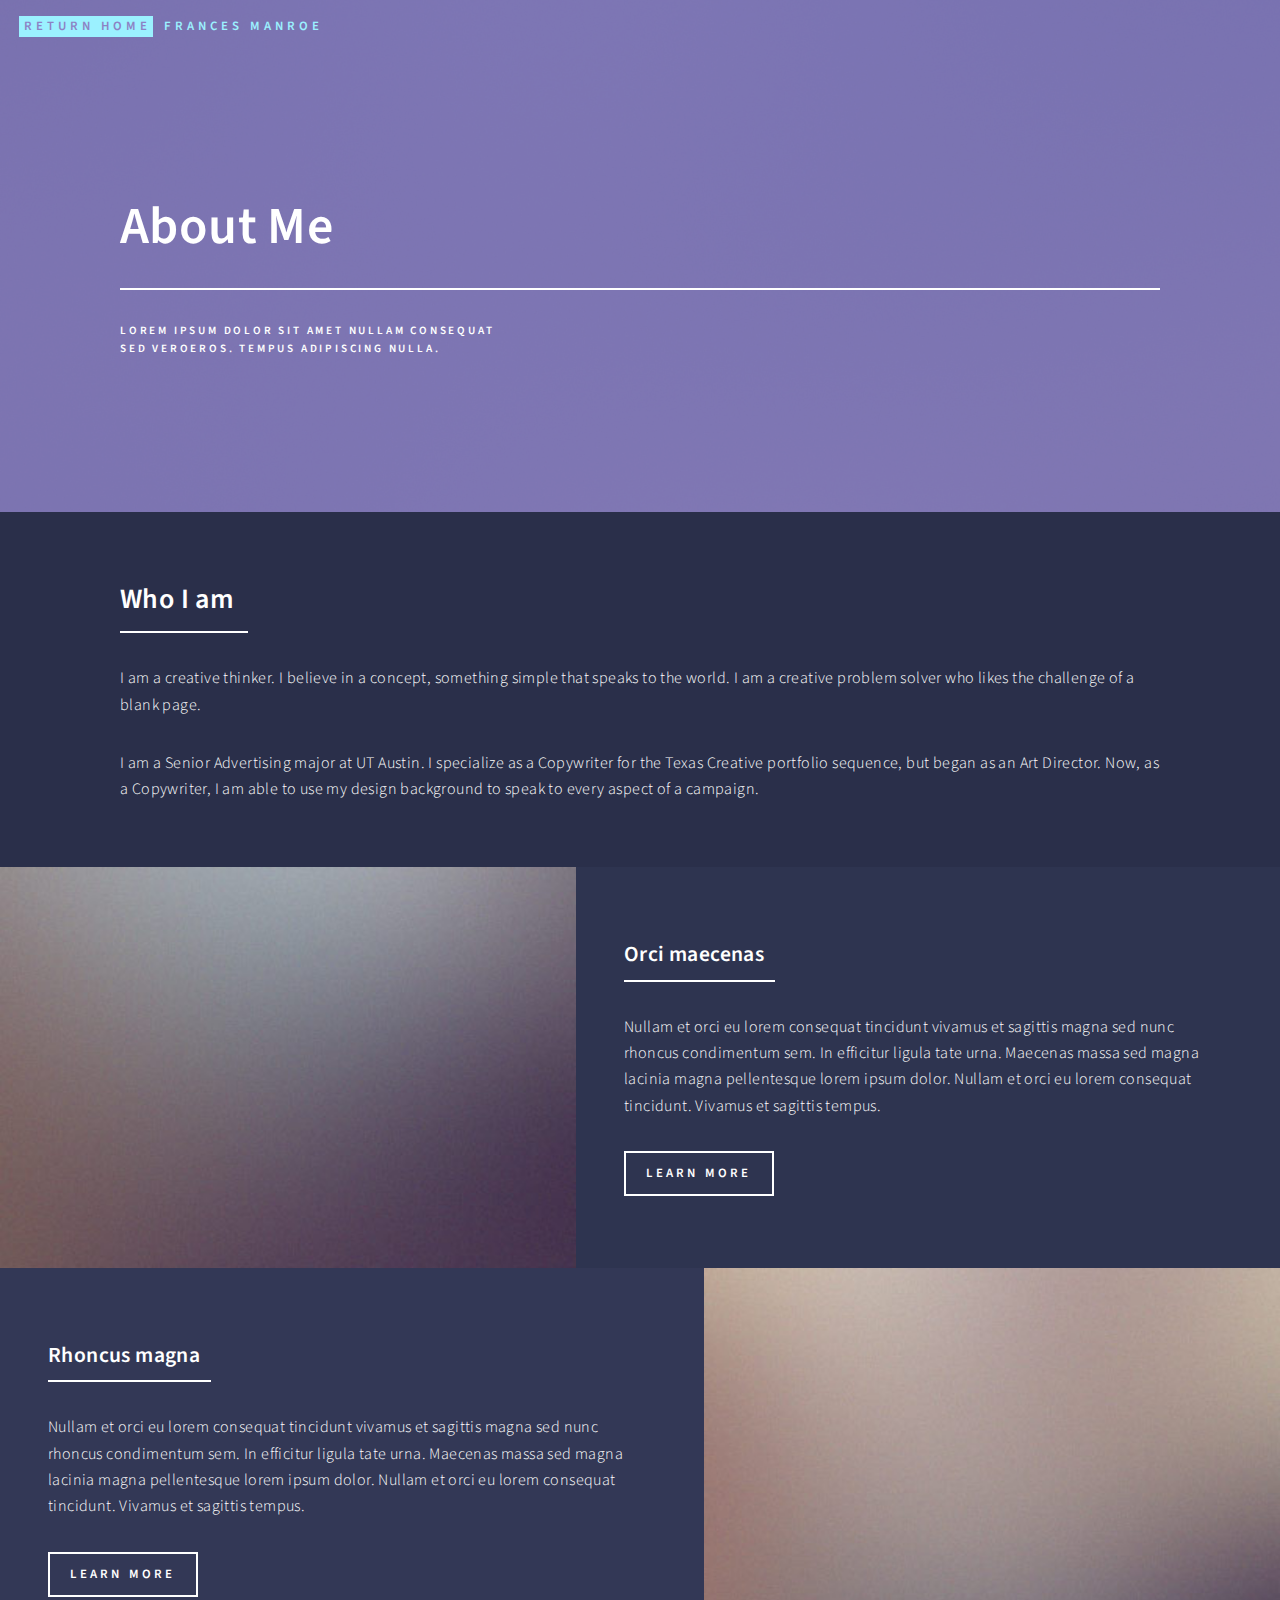
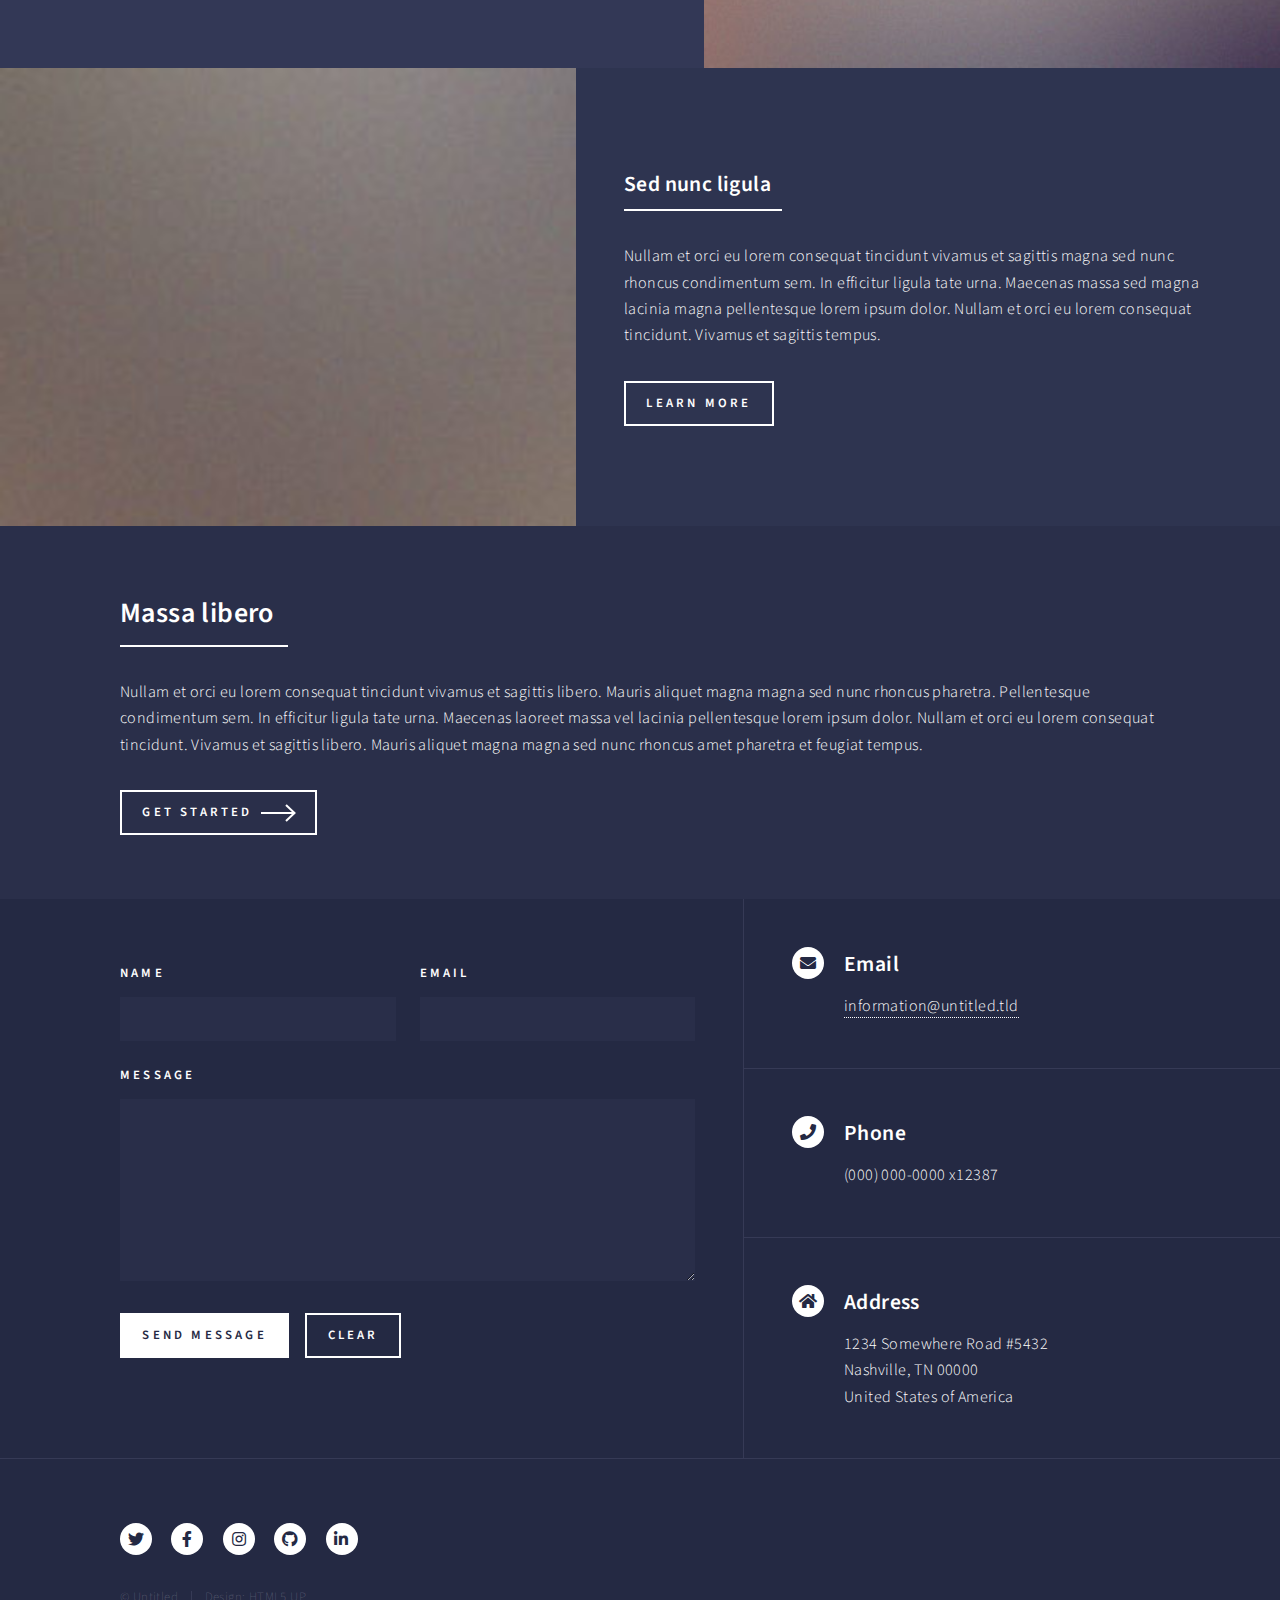
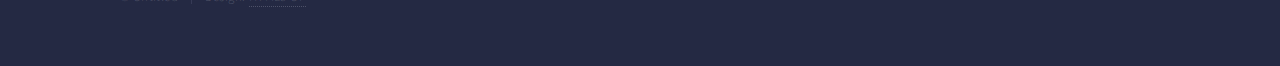
<file: about.html>
<!DOCTYPE HTML>
<!--
	Forty by HTML5 UP
	html5up.net | @ajlkn
	Free for personal and commercial use under the CCA 3.0 license (html5up.net/license)
-->
<html>
	<head>
		<title>About - Frances Manroe</title>
		<meta charset="utf-8" />
		<meta name="viewport" content="width=device-width, initial-scale=1, user-scalable=no" />
		<link rel="stylesheet" href="assets/css/main.css" />
		<noscript><link rel="stylesheet" href="assets/css/noscript.css" /></noscript>
	</head>
	<body class="is-preload">

		<!-- Wrapper -->
			<div id="wrapper">

				<!-- Header -->
				<!-- Note: The "styleN" class below should match that of the banner element. -->
					<header id="header" class="alt style2">
						<a href="index.html" class="logo"><strong>RETURN HOME</strong> <span>Frances Manroe</span></a>
					</header>

				<!-- Banner -->
				<!-- Note: The "styleN" class below should match that of the header element. -->
					<section id="banner" class="style2">
						<div class="inner">
							<span class="image">
								<img src="images/pic07.jpg" alt="" />
							</span>
							<header class="major">
								<h1>About Me</h1>
							</header>
							<div class="content">
								<p>Lorem ipsum dolor sit amet nullam consequat<br />
								sed veroeros. tempus adipiscing nulla.</p>
							</div>
						</div>
					</section>
				<!-- Main -->
					<div id="main">

						<!-- One -->
							<section id="one">
								<div class="inner">
									<header class="major">
										<h2>Who I am</h2>
									</header>
									<p>I am a creative thinker. I believe in a concept, something simple that speaks to the world. I am a creative problem solver who likes the challenge of a blank page. </p><p>I am a Senior Advertising major at UT Austin. I specialize as a Copywriter for the Texas Creative portfolio sequence, but began as an Art Director. Now, as a Copywriter, I am able to use my design background to speak to every aspect of a campaign.</p>
								</div>
							</section>

						<!-- Two -->
							<section id="two" class="spotlights">
								<section>
									<a href="generic.html" class="image">
										<img src="images/pic08.jpg" alt="" data-position="center center" />
									</a>
									<div class="content">
										<div class="inner">
											<header class="major">
												<h3>Orci maecenas</h3>
											</header>
											<p>Nullam et orci eu lorem consequat tincidunt vivamus et sagittis magna sed nunc rhoncus condimentum sem. In efficitur ligula tate urna. Maecenas massa sed magna lacinia magna pellentesque lorem ipsum dolor. Nullam et orci eu lorem consequat tincidunt. Vivamus et sagittis tempus.</p>
											<ul class="actions">
												<li><a href="generic.html" class="button">Learn more</a></li>
											</ul>
										</div>
									</div>
								</section>
								<section>
									<a href="generic.html" class="image">
										<img src="images/pic09.jpg" alt="" data-position="top center" />
									</a>
									<div class="content">
										<div class="inner">
											<header class="major">
												<h3>Rhoncus magna</h3>
											</header>
											<p>Nullam et orci eu lorem consequat tincidunt vivamus et sagittis magna sed nunc rhoncus condimentum sem. In efficitur ligula tate urna. Maecenas massa sed magna lacinia magna pellentesque lorem ipsum dolor. Nullam et orci eu lorem consequat tincidunt. Vivamus et sagittis tempus.</p>
											<ul class="actions">
												<li><a href="generic.html" class="button">Learn more</a></li>
											</ul>
										</div>
									</div>
								</section>
								<section>
									<a href="generic.html" class="image">
										<img src="images/pic10.jpg" alt="" data-position="25% 25%" />
									</a>
									<div class="content">
										<div class="inner">
											<header class="major">
												<h3>Sed nunc ligula</h3>
											</header>
											<p>Nullam et orci eu lorem consequat tincidunt vivamus et sagittis magna sed nunc rhoncus condimentum sem. In efficitur ligula tate urna. Maecenas massa sed magna lacinia magna pellentesque lorem ipsum dolor. Nullam et orci eu lorem consequat tincidunt. Vivamus et sagittis tempus.</p>
											<ul class="actions">
												<li><a href="generic.html" class="button">Learn more</a></li>
											</ul>
										</div>
									</div>
								</section>
							</section>

						<!-- Three -->
							<section id="three">
								<div class="inner">
									<header class="major">
										<h2>Massa libero</h2>
									</header>
									<p>Nullam et orci eu lorem consequat tincidunt vivamus et sagittis libero. Mauris aliquet magna magna sed nunc rhoncus pharetra. Pellentesque condimentum sem. In efficitur ligula tate urna. Maecenas laoreet massa vel lacinia pellentesque lorem ipsum dolor. Nullam et orci eu lorem consequat tincidunt. Vivamus et sagittis libero. Mauris aliquet magna magna sed nunc rhoncus amet pharetra et feugiat tempus.</p>
									<ul class="actions">
										<li><a href="generic.html" class="button next">Get Started</a></li>
									</ul>
								</div>
							</section>

					</div>

				<!-- Contact -->
					<section id="contact">
						<div class="inner">
							<section>
								<form method="post" action="#">
									<div class="fields">
										<div class="field half">
											<label for="name">Name</label>
											<input type="text" name="name" id="name" />
										</div>
										<div class="field half">
											<label for="email">Email</label>
											<input type="text" name="email" id="email" />
										</div>
										<div class="field">
											<label for="message">Message</label>
											<textarea name="message" id="message" rows="6"></textarea>
										</div>
									</div>
									<ul class="actions">
										<li><input type="submit" value="Send Message" class="primary" /></li>
										<li><input type="reset" value="Clear" /></li>
									</ul>
								</form>
							</section>
							<section class="split">
								<section>
									<div class="contact-method">
										<span class="icon solid alt fa-envelope"></span>
										<h3>Email</h3>
										<a href="#">information@untitled.tld</a>
									</div>
								</section>
								<section>
									<div class="contact-method">
										<span class="icon solid alt fa-phone"></span>
										<h3>Phone</h3>
										<span>(000) 000-0000 x12387</span>
									</div>
								</section>
								<section>
									<div class="contact-method">
										<span class="icon solid alt fa-home"></span>
										<h3>Address</h3>
										<span>1234 Somewhere Road #5432<br />
										Nashville, TN 00000<br />
										United States of America</span>
									</div>
								</section>
							</section>
						</div>
					</section>

				<!-- Footer -->
					<footer id="footer">
						<div class="inner">
							<ul class="icons">
								<li><a href="#" class="icon brands alt fa-twitter"><span class="label">Twitter</span></a></li>
								<li><a href="#" class="icon brands alt fa-facebook-f"><span class="label">Facebook</span></a></li>
								<li><a href="#" class="icon brands alt fa-instagram"><span class="label">Instagram</span></a></li>
								<li><a href="#" class="icon brands alt fa-github"><span class="label">GitHub</span></a></li>
								<li><a href="#" class="icon brands alt fa-linkedin-in"><span class="label">LinkedIn</span></a></li>
							</ul>
							<ul class="copyright">
								<li>&copy; Untitled</li><li>Design: <a href="https://html5up.net">HTML5 UP</a></li>
							</ul>
						</div>
					</footer>

			</div>

		<!-- Scripts -->
			<script src="assets/js/jquery.min.js"></script>
			<script src="assets/js/jquery.scrolly.min.js"></script>
			<script src="assets/js/jquery.scrollex.min.js"></script>
			<script src="assets/js/browser.min.js"></script>
			<script src="assets/js/breakpoints.min.js"></script>
			<script src="assets/js/util.js"></script>
			<script src="assets/js/main.js"></script>

	</body>
</html>
</file>
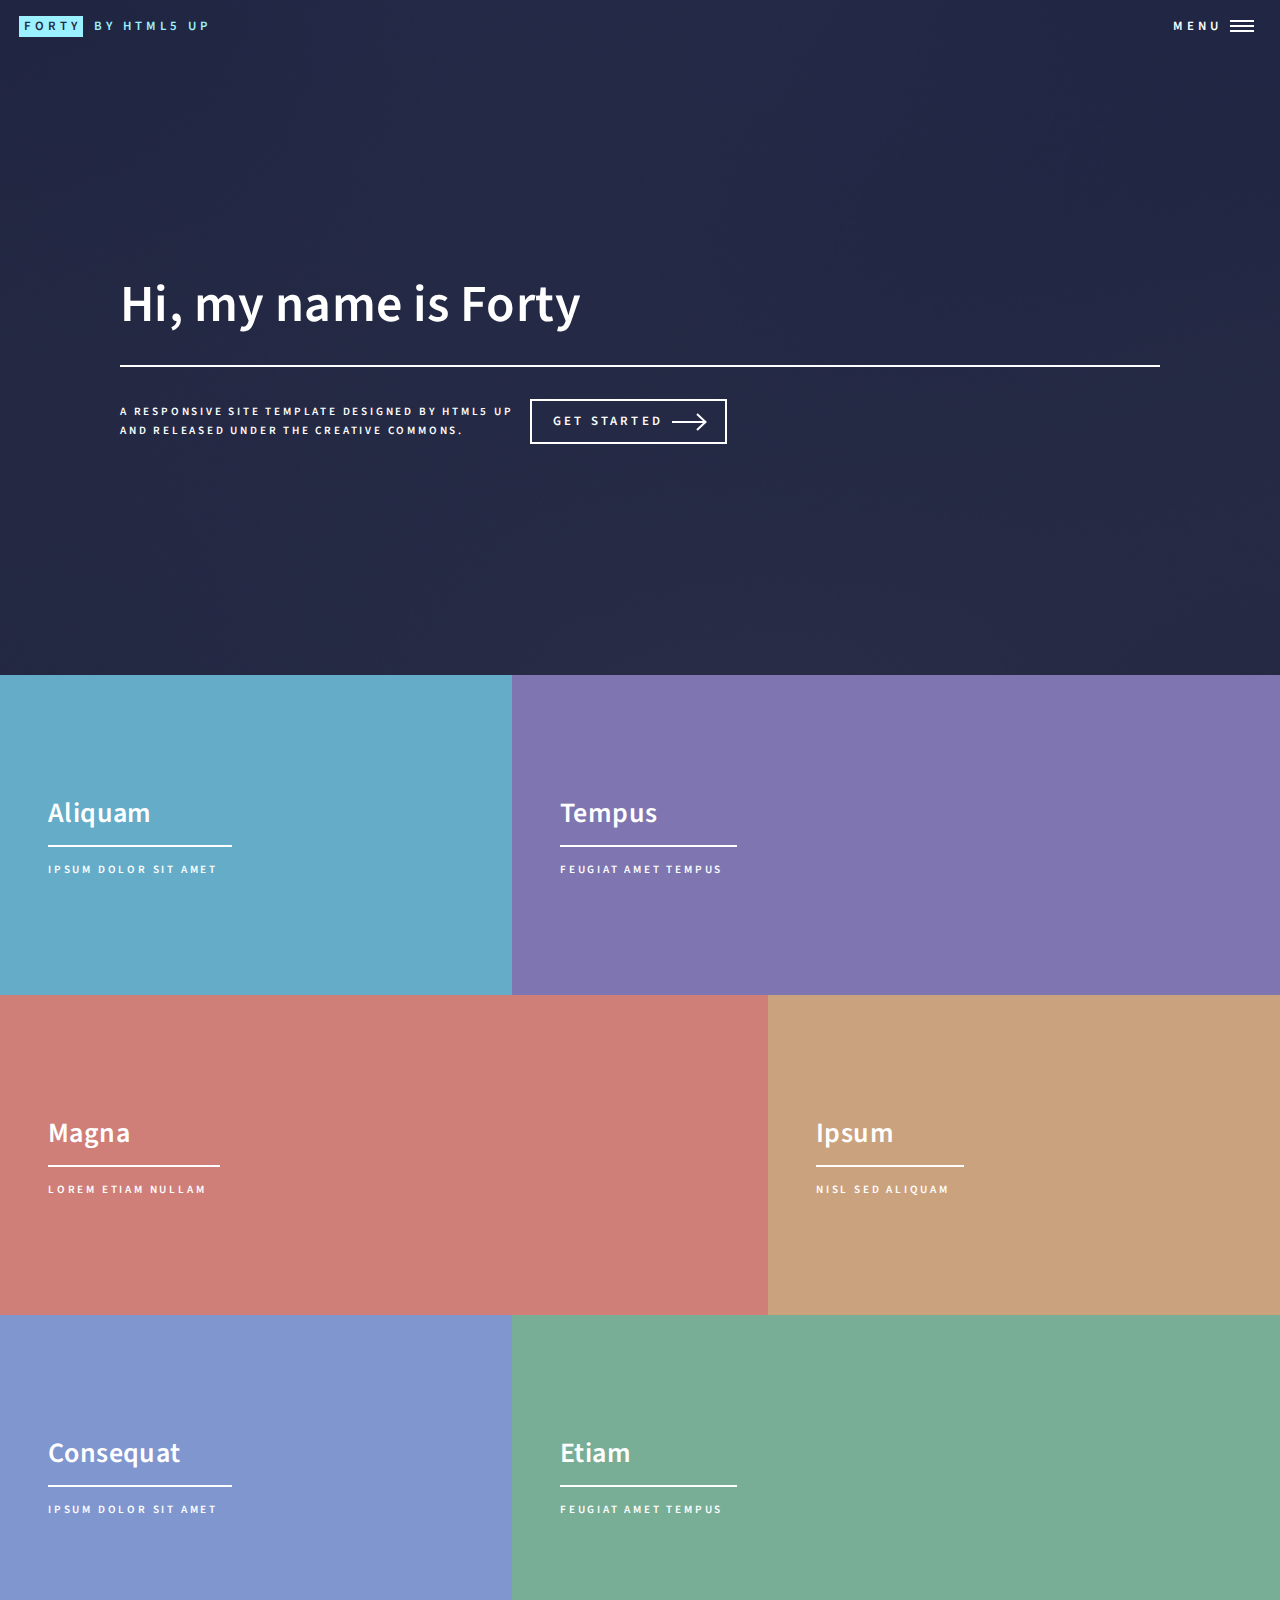
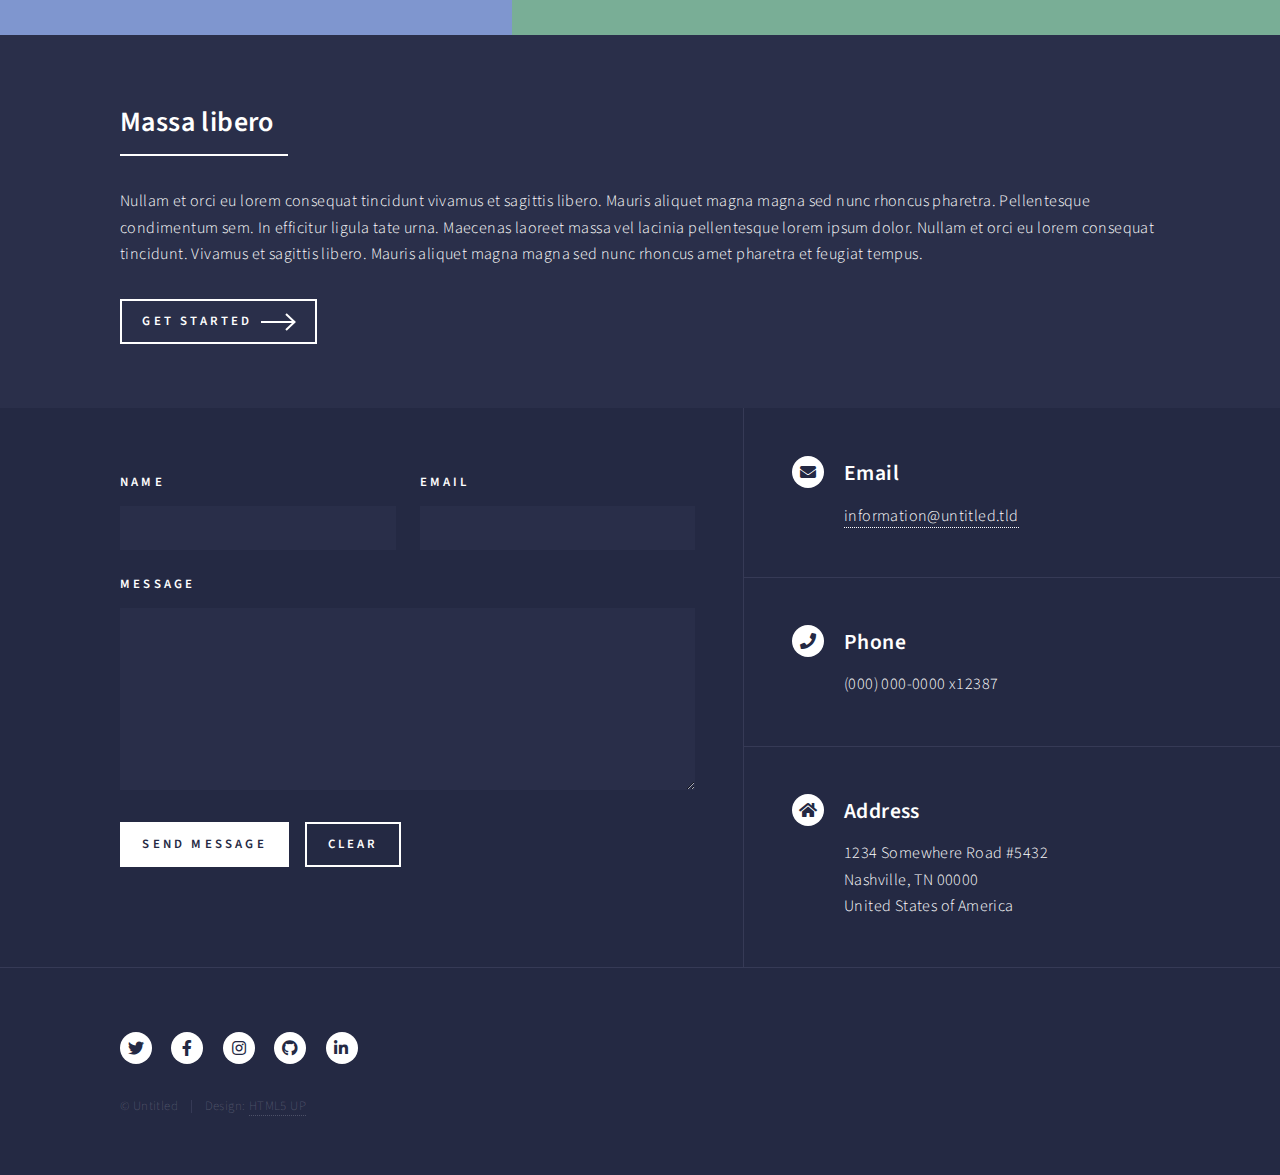
<file: campaigns.html>
<!DOCTYPE HTML>
<!DOCTYPE HTML>
<!--
	Forty by HTML5 UP
	html5up.net | @ajlkn
	Free for personal and commercial use under the CCA 3.0 license (html5up.net/license)
-->
<html>
	<head>
		<title>Forty by HTML5 UP</title>
		<meta charset="utf-8" />
		<meta name="viewport" content="width=device-width, initial-scale=1, user-scalable=no" />
		<link rel="stylesheet" href="assets/css/main.css" />
		<noscript><link rel="stylesheet" href="assets/css/noscript.css" /></noscript>
	</head>
	<body class="is-preload">

		<!-- Wrapper -->
			<div id="wrapper">

				<!-- Header -->
					<header id="header" class="alt">
						<a href="index.html" class="logo"><strong>Forty</strong> <span>by HTML5 UP</span></a>
						<nav>
							<a href="#menu">Menu</a>
						</nav>
					</header>

				<!-- Menu -->
					<nav id="menu">
						<ul class="links">
							<li><a href="index.html">Home</a></li>
							<li><a href="landing.html">Landing</a></li>
							<li><a href="generic.html">Generic</a></li>
							<li><a href="elements.html">Elements</a></li>
						</ul>
						<ul class="actions stacked">
							<li><a href="#" class="button primary fit">Get Started</a></li>
							<li><a href="#" class="button fit">Log In</a></li>
						</ul>
					</nav>

				<!-- Banner -->
					<section id="banner" class="major">
						<div class="inner">
							<header class="major">
								<h1>Hi, my name is Forty</h1>
							</header>
							<div class="content">
								<p>A responsive site template designed by HTML5 UP<br />
								and released under the Creative Commons.</p>
								<ul class="actions">
									<li><a href="#one" class="button next scrolly">Get Started</a></li>
								</ul>
							</div>
						</div>
					</section>

				<!-- Main -->
					<div id="main">

						<!-- One -->
							<section id="one" class="tiles">
								<article>
									<span class="image">
										<img src="images/pic01.jpg" alt="" />
									</span>
									<header class="major">
										<h3><a href="landing.html" class="link">Aliquam</a></h3>
										<p>Ipsum dolor sit amet</p>
									</header>
								</article>
								<article>
									<span class="image">
										<img src="images/pic02.jpg" alt="" />
									</span>
									<header class="major">
										<h3><a href="landing.html" class="link">Tempus</a></h3>
										<p>feugiat amet tempus</p>
									</header>
								</article>
								<article>
									<span class="image">
										<img src="images/pic03.jpg" alt="" />
									</span>
									<header class="major">
										<h3><a href="landing.html" class="link">Magna</a></h3>
										<p>Lorem etiam nullam</p>
									</header>
								</article>
								<article>
									<span class="image">
										<img src="images/pic04.jpg" alt="" />
									</span>
									<header class="major">
										<h3><a href="landing.html" class="link">Ipsum</a></h3>
										<p>Nisl sed aliquam</p>
									</header>
								</article>
								<article>
									<span class="image">
										<img src="images/pic05.jpg" alt="" />
									</span>
									<header class="major">
										<h3><a href="landing.html" class="link">Consequat</a></h3>
										<p>Ipsum dolor sit amet</p>
									</header>
								</article>
								<article>
									<span class="image">
										<img src="images/pic06.jpg" alt="" />
									</span>
									<header class="major">
										<h3><a href="landing.html" class="link">Etiam</a></h3>
										<p>Feugiat amet tempus</p>
									</header>
								</article>
							</section>

						<!-- Two -->
							<section id="two">
								<div class="inner">
									<header class="major">
										<h2>Massa libero</h2>
									</header>
									<p>Nullam et orci eu lorem consequat tincidunt vivamus et sagittis libero. Mauris aliquet magna magna sed nunc rhoncus pharetra. Pellentesque condimentum sem. In efficitur ligula tate urna. Maecenas laoreet massa vel lacinia pellentesque lorem ipsum dolor. Nullam et orci eu lorem consequat tincidunt. Vivamus et sagittis libero. Mauris aliquet magna magna sed nunc rhoncus amet pharetra et feugiat tempus.</p>
									<ul class="actions">
										<li><a href="landing.html" class="button next">Get Started</a></li>
									</ul>
								</div>
							</section>

					</div>

				<!-- Contact -->
					<section id="contact">
						<div class="inner">
							<section>
								<form method="post" action="#">
									<div class="fields">
										<div class="field half">
											<label for="name">Name</label>
											<input type="text" name="name" id="name" />
										</div>
										<div class="field half">
											<label for="email">Email</label>
											<input type="text" name="email" id="email" />
										</div>
										<div class="field">
											<label for="message">Message</label>
											<textarea name="message" id="message" rows="6"></textarea>
										</div>
									</div>
									<ul class="actions">
										<li><input type="submit" value="Send Message" class="primary" /></li>
										<li><input type="reset" value="Clear" /></li>
									</ul>
								</form>
							</section>
							<section class="split">
								<section>
									<div class="contact-method">
										<span class="icon solid alt fa-envelope"></span>
										<h3>Email</h3>
										<a href="#">information@untitled.tld</a>
									</div>
								</section>
								<section>
									<div class="contact-method">
										<span class="icon solid alt fa-phone"></span>
										<h3>Phone</h3>
										<span>(000) 000-0000 x12387</span>
									</div>
								</section>
								<section>
									<div class="contact-method">
										<span class="icon solid alt fa-home"></span>
										<h3>Address</h3>
										<span>1234 Somewhere Road #5432<br />
										Nashville, TN 00000<br />
										United States of America</span>
									</div>
								</section>
							</section>
						</div>
					</section>

				<!-- Footer -->
					<footer id="footer">
						<div class="inner">
							<ul class="icons">
								<li><a href="#" class="icon brands alt fa-twitter"><span class="label">Twitter</span></a></li>
								<li><a href="#" class="icon brands alt fa-facebook-f"><span class="label">Facebook</span></a></li>
								<li><a href="#" class="icon brands alt fa-instagram"><span class="label">Instagram</span></a></li>
								<li><a href="#" class="icon brands alt fa-github"><span class="label">GitHub</span></a></li>
								<li><a href="#" class="icon brands alt fa-linkedin-in"><span class="label">LinkedIn</span></a></li>
							</ul>
							<ul class="copyright">
								<li>&copy; Untitled</li><li>Design: <a href="https://html5up.net">HTML5 UP</a></li>
							</ul>
						</div>
					</footer>

			</div>

		<!-- Scripts -->
			<script src="assets/js/jquery.min.js"></script>
			<script src="assets/js/jquery.scrolly.min.js"></script>
			<script src="assets/js/jquery.scrollex.min.js"></script>
			<script src="assets/js/browser.min.js"></script>
			<script src="assets/js/breakpoints.min.js"></script>
			<script src="assets/js/util.js"></script>
			<script src="assets/js/main.js"></script>

	</body>
</html>
</file>
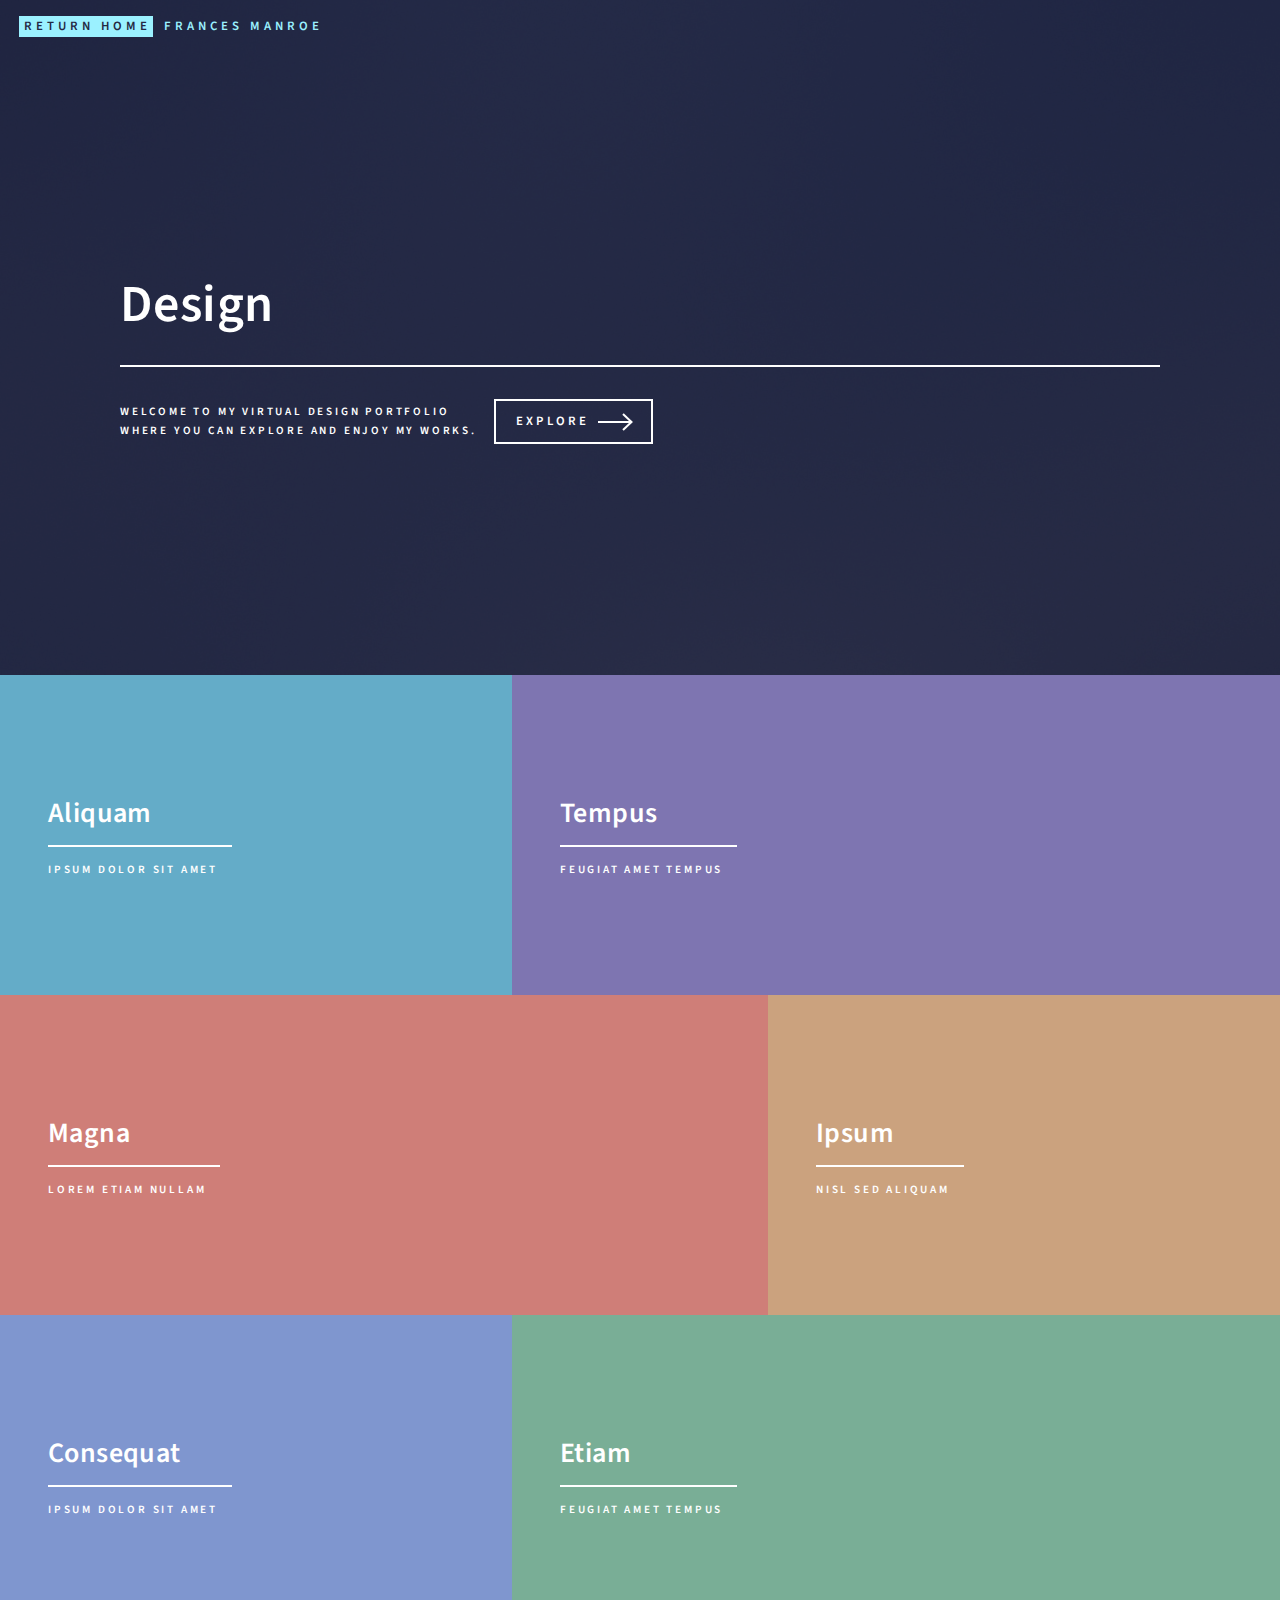
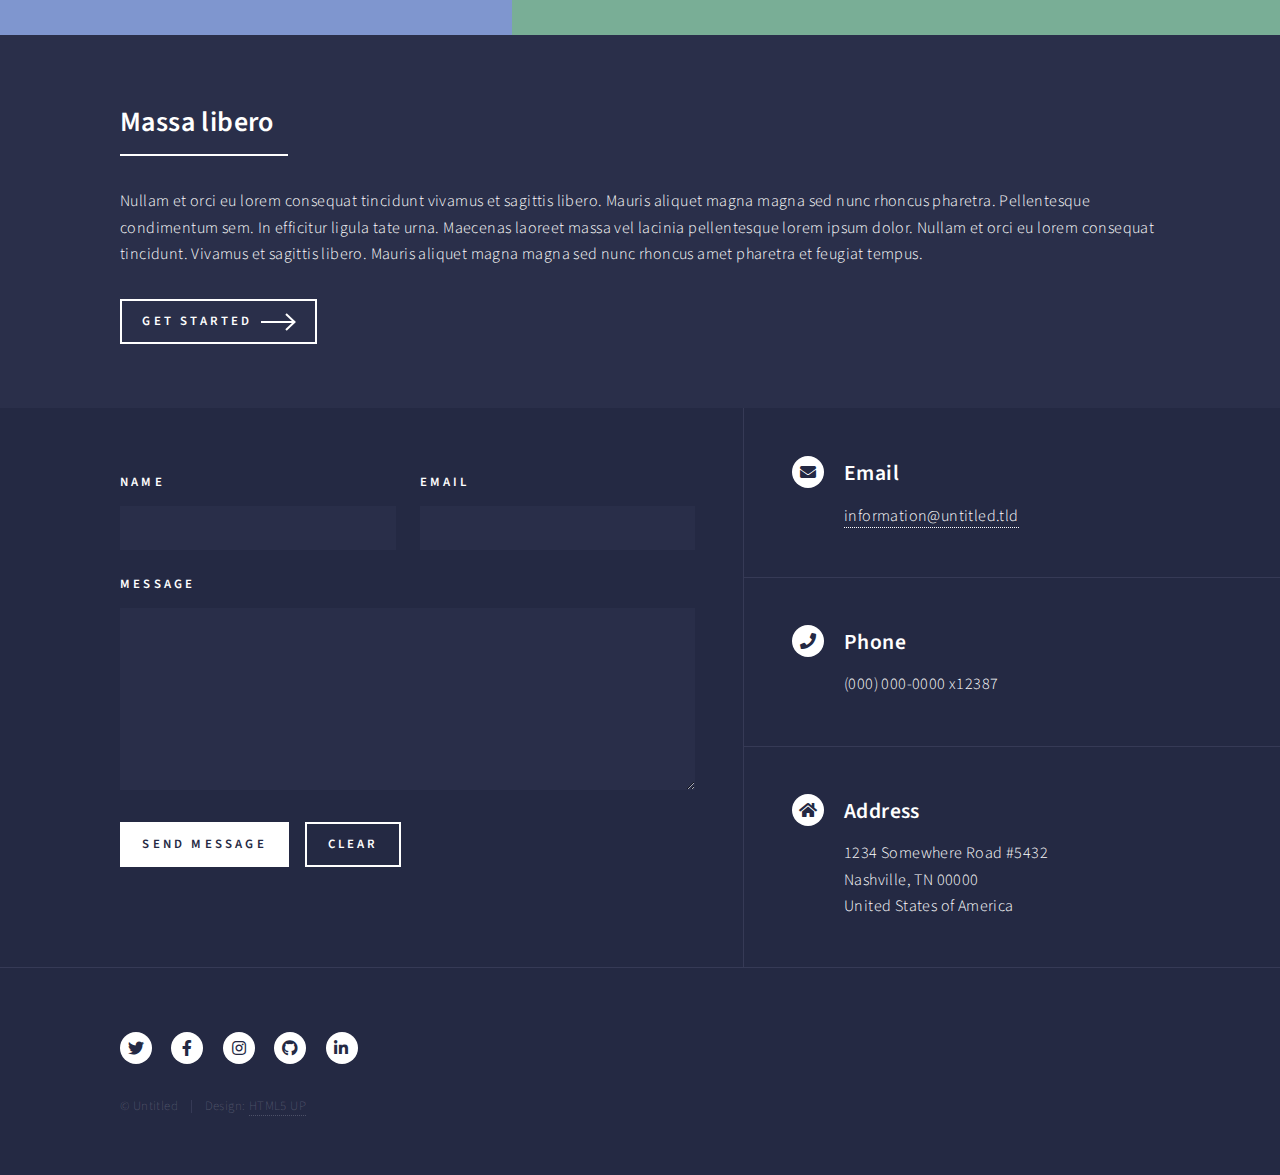
<file: design.html>
<!DOCTYPE HTML>
<!DOCTYPE HTML>

<html>
	<head>
		<title>Design- Frances Manroe</title>
		<meta charset="utf-8" />
		<meta name="viewport" content="width=device-width, initial-scale=1, user-scalable=no" />
		<link rel="stylesheet" href="assets/css/main.css" />
		<noscript><link rel="stylesheet" href="assets/css/noscript.css" /></noscript>
	</head>
	<body class="is-preload">

		<!-- Wrapper -->
			<div id="wrapper">

				<!-- Header -->
					<header id="header" class="alt">
						<a href="index.html" class="logo"><strong>RETURN HOME</strong> <span>Frances Manroe</span></a>
					</header>


				<!-- Banner -->
					<section id="banner" class="major">
						<div class="inner">
							<header class="major">
								<h1>Design</h1>
							</header>
							<div class="content">
								<p>Welcome to my virtual design portfolio<br />
								where you can explore and enjoy my works.</p>
								<ul class="actions">
									<li><a href="#one" class="button next scrolly">Explore</a></li>
								</ul>
							</div>
						</div>
					</section>

				<!-- Main -->
					<div id="main">

						<!-- One -->
							<section id="one" class="tiles">
								<article>
									<span class="image">
										<img src="images/pic01.jpg" alt="" />
									</span>
									<header class="major">
										<h3><a href="landing.html" class="link">Aliquam</a></h3>
										<p>Ipsum dolor sit amet</p>
									</header>
								</article>
								<article>
									<span class="image">
										<img src="images/pic02.jpg" alt="" />
									</span>
									<header class="major">
										<h3><a href="landing.html" class="link">Tempus</a></h3>
										<p>feugiat amet tempus</p>
									</header>
								</article>
								<article>
									<span class="image">
										<img src="images/pic03.jpg" alt="" />
									</span>
									<header class="major">
										<h3><a href="landing.html" class="link">Magna</a></h3>
										<p>Lorem etiam nullam</p>
									</header>
								</article>
								<article>
									<span class="image">
										<img src="images/pic04.jpg" alt="" />
									</span>
									<header class="major">
										<h3><a href="landing.html" class="link">Ipsum</a></h3>
										<p>Nisl sed aliquam</p>
									</header>
								</article>
								<article>
									<span class="image">
										<img src="images/pic05.jpg" alt="" />
									</span>
									<header class="major">
										<h3><a href="landing.html" class="link">Consequat</a></h3>
										<p>Ipsum dolor sit amet</p>
									</header>
								</article>
								<article>
									<span class="image">
										<img src="images/pic06.jpg" alt="" />
									</span>
									<header class="major">
										<h3><a href="landing.html" class="link">Etiam</a></h3>
										<p>Feugiat amet tempus</p>
									</header>
								</article>
							</section>

						<!-- Two -->
							<section id="two">
								<div class="inner">
									<header class="major">
										<h2>Massa libero</h2>
									</header>
									<p>Nullam et orci eu lorem consequat tincidunt vivamus et sagittis libero. Mauris aliquet magna magna sed nunc rhoncus pharetra. Pellentesque condimentum sem. In efficitur ligula tate urna. Maecenas laoreet massa vel lacinia pellentesque lorem ipsum dolor. Nullam et orci eu lorem consequat tincidunt. Vivamus et sagittis libero. Mauris aliquet magna magna sed nunc rhoncus amet pharetra et feugiat tempus.</p>
									<ul class="actions">
										<li><a href="landing.html" class="button next">Get Started</a></li>
									</ul>
								</div>
							</section>

					</div>

				<!-- Contact -->
					<section id="contact">
						<div class="inner">
							<section>
								<form method="post" action="#">
									<div class="fields">
										<div class="field half">
											<label for="name">Name</label>
											<input type="text" name="name" id="name" />
										</div>
										<div class="field half">
											<label for="email">Email</label>
											<input type="text" name="email" id="email" />
										</div>
										<div class="field">
											<label for="message">Message</label>
											<textarea name="message" id="message" rows="6"></textarea>
										</div>
									</div>
									<ul class="actions">
										<li><input type="submit" value="Send Message" class="primary" /></li>
										<li><input type="reset" value="Clear" /></li>
									</ul>
								</form>
							</section>
							<section class="split">
								<section>
									<div class="contact-method">
										<span class="icon solid alt fa-envelope"></span>
										<h3>Email</h3>
										<a href="#">information@untitled.tld</a>
									</div>
								</section>
								<section>
									<div class="contact-method">
										<span class="icon solid alt fa-phone"></span>
										<h3>Phone</h3>
										<span>(000) 000-0000 x12387</span>
									</div>
								</section>
								<section>
									<div class="contact-method">
										<span class="icon solid alt fa-home"></span>
										<h3>Address</h3>
										<span>1234 Somewhere Road #5432<br />
										Nashville, TN 00000<br />
										United States of America</span>
									</div>
								</section>
							</section>
						</div>
					</section>

				<!-- Footer -->
					<footer id="footer">
						<div class="inner">
							<ul class="icons">
								<li><a href="#" class="icon brands alt fa-twitter"><span class="label">Twitter</span></a></li>
								<li><a href="#" class="icon brands alt fa-facebook-f"><span class="label">Facebook</span></a></li>
								<li><a href="#" class="icon brands alt fa-instagram"><span class="label">Instagram</span></a></li>
								<li><a href="#" class="icon brands alt fa-github"><span class="label">GitHub</span></a></li>
								<li><a href="#" class="icon brands alt fa-linkedin-in"><span class="label">LinkedIn</span></a></li>
							</ul>
							<ul class="copyright">
								<li>&copy; Untitled</li><li>Design: <a href="https://html5up.net">HTML5 UP</a></li>
							</ul>
						</div>
					</footer>

			</div>

		<!-- Scripts -->
			<script src="assets/js/jquery.min.js"></script>
			<script src="assets/js/jquery.scrolly.min.js"></script>
			<script src="assets/js/jquery.scrollex.min.js"></script>
			<script src="assets/js/browser.min.js"></script>
			<script src="assets/js/breakpoints.min.js"></script>
			<script src="assets/js/util.js"></script>
			<script src="assets/js/main.js"></script>

	</body>
</html>
</file>
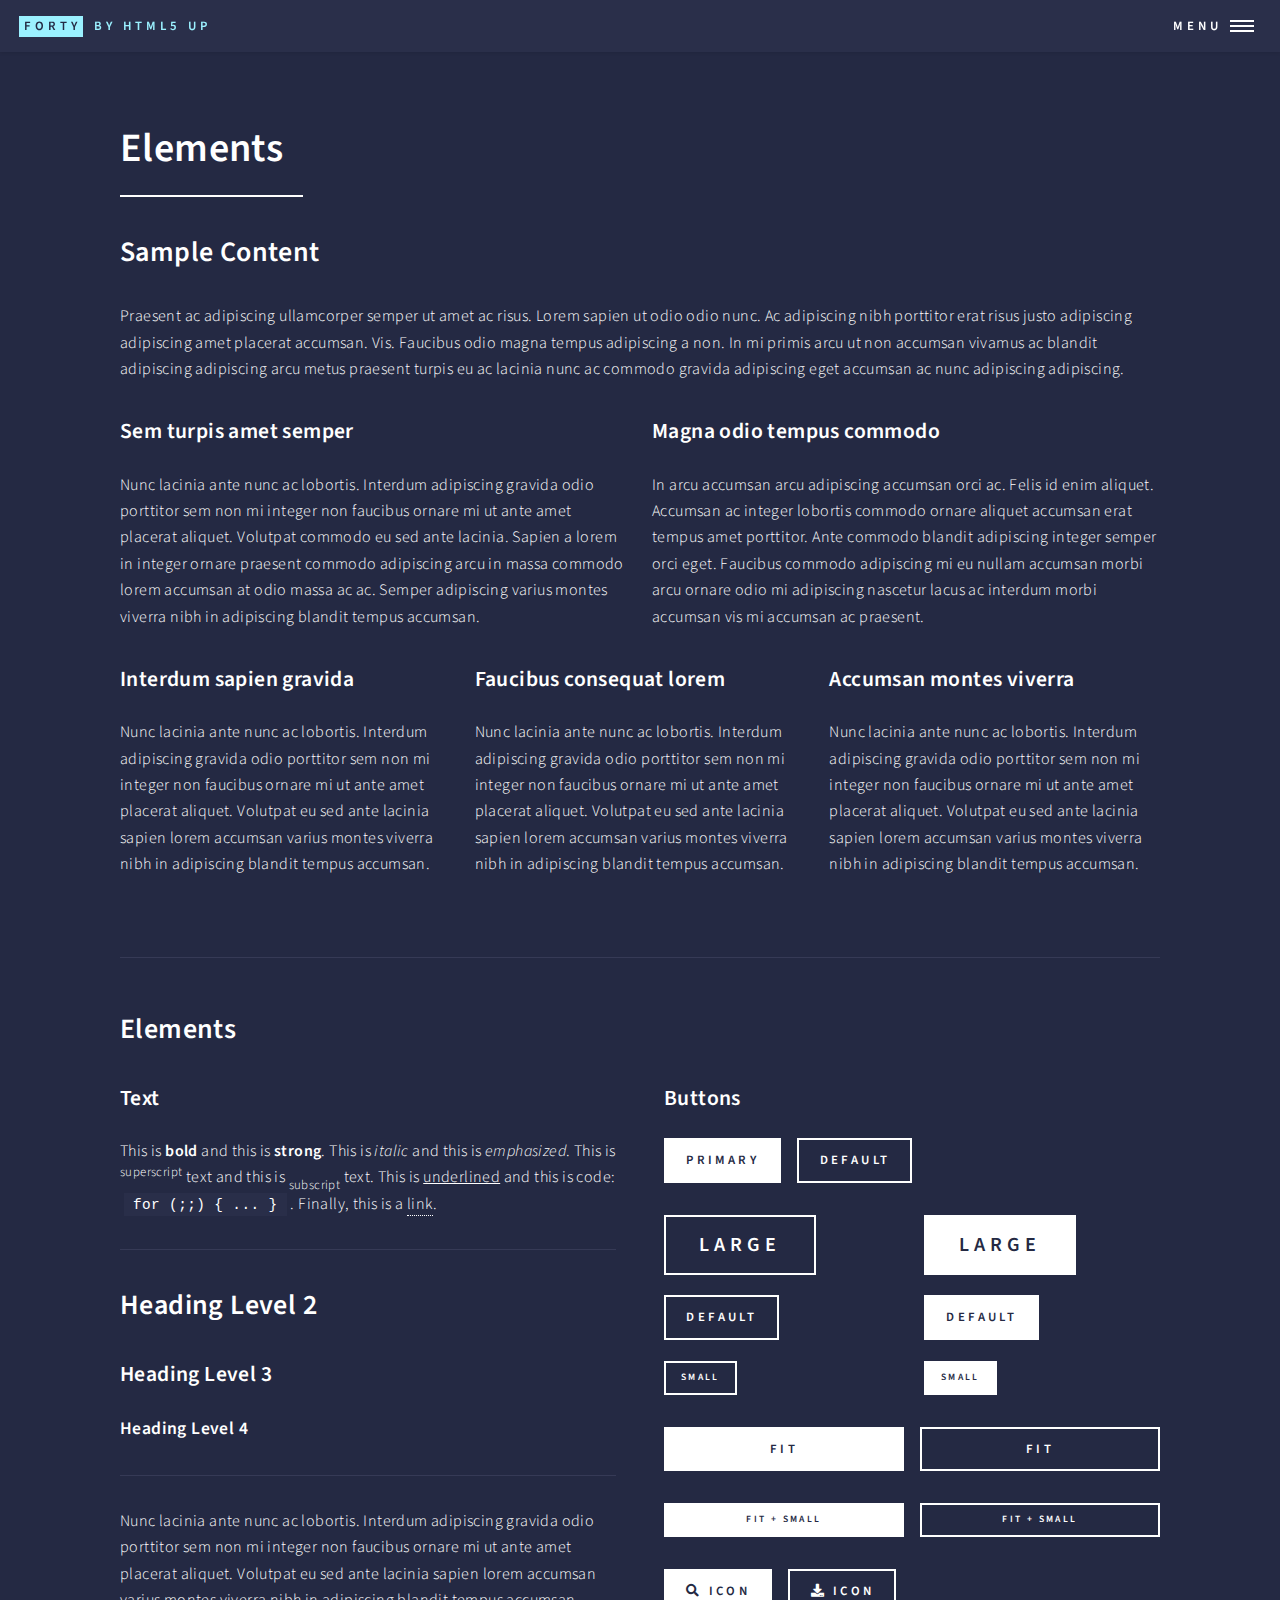
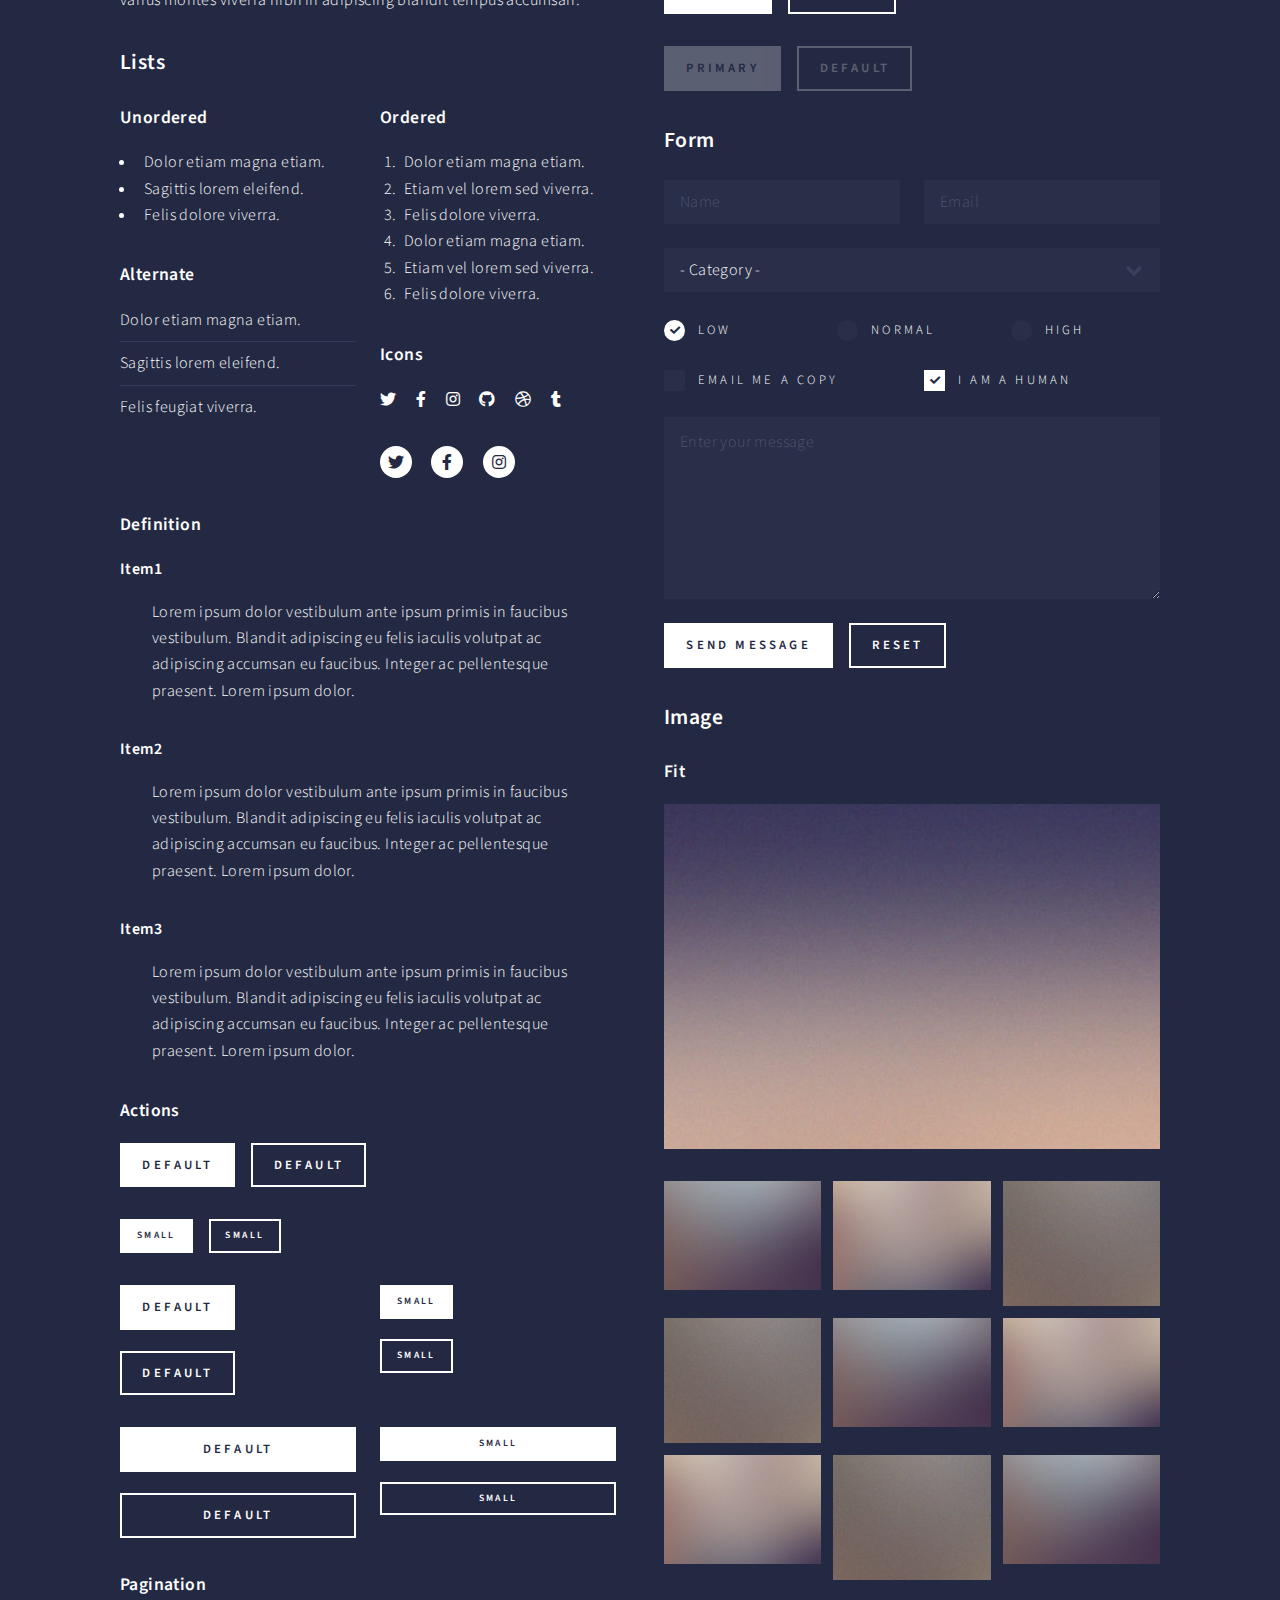
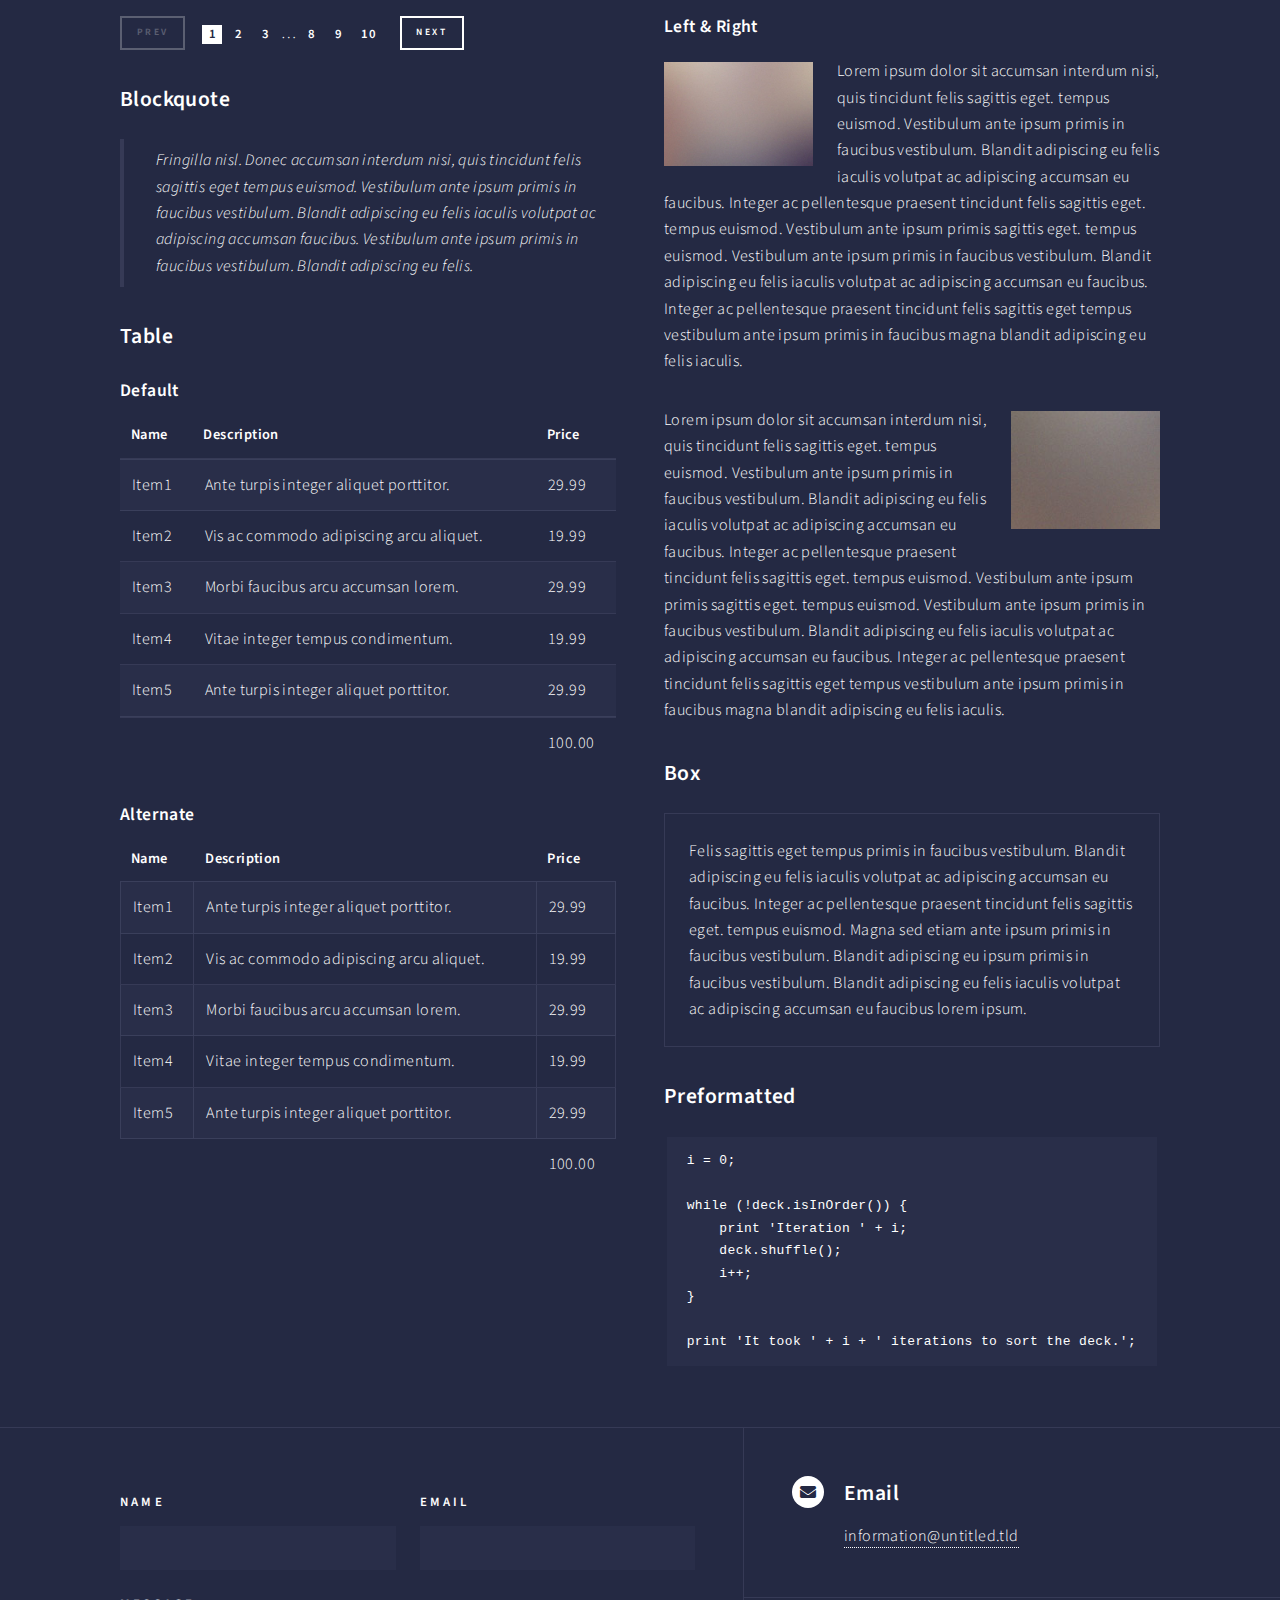
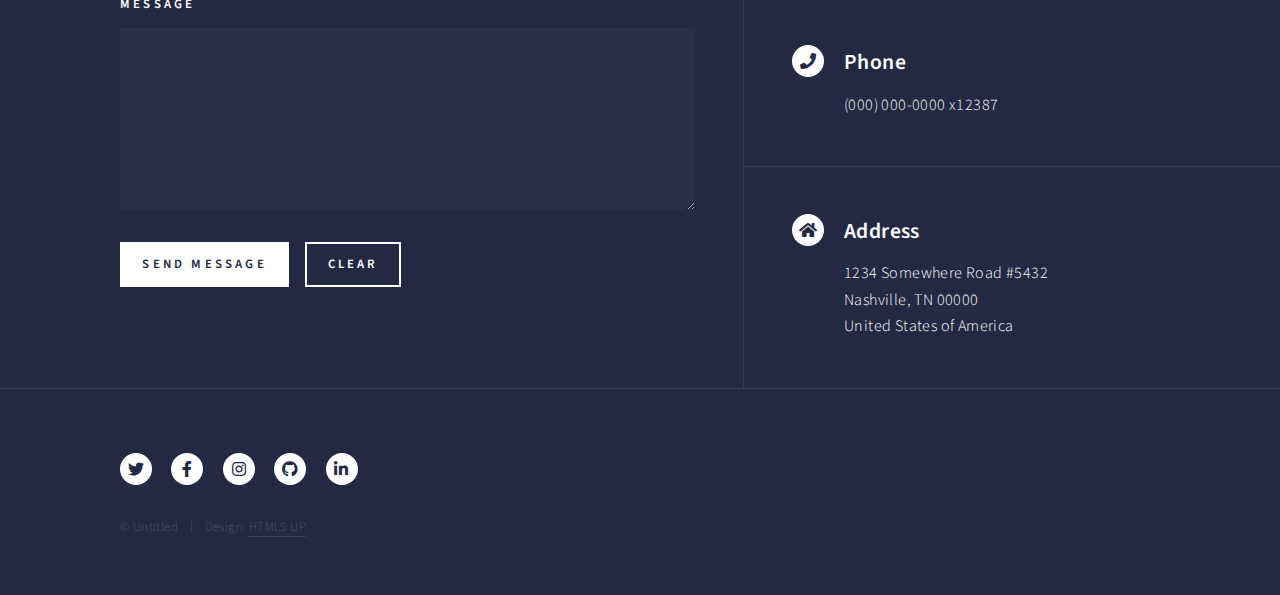
<file: elements.html>
<!DOCTYPE HTML>
<!--
	Forty by HTML5 UP
	html5up.net | @ajlkn
	Free for personal and commercial use under the CCA 3.0 license (html5up.net/license)
-->
<html>
	<head>
		<title>Elements - Forty by HTML5 UP</title>
		<meta charset="utf-8" />
		<meta name="viewport" content="width=device-width, initial-scale=1, user-scalable=no" />
		<link rel="stylesheet" href="assets/css/main.css" />
		<noscript><link rel="stylesheet" href="assets/css/noscript.css" /></noscript>
	</head>
	<body class="is-preload">

		<!-- Wrapper -->
			<div id="wrapper">

				<!-- Header -->
					<header id="header">
						<a href="index.html" class="logo"><strong>Forty</strong> <span>by HTML5 UP</span></a>
						<nav>
							<a href="#menu">Menu</a>
						</nav>
					</header>

				<!-- Menu -->
					<nav id="menu">
						<ul class="links">
							<li><a href="index.html">Home</a></li>
							<li><a href="landing.html">Landing</a></li>
							<li><a href="generic.html">Generic</a></li>
							<li><a href="elements.html">Elements</a></li>
						</ul>
						<ul class="actions stacked">
							<li><a href="#" class="button primary fit">Get Started</a></li>
							<li><a href="#" class="button fit">Log In</a></li>
						</ul>
					</nav>

				<!-- Main -->
					<div id="main" class="alt">

						<!-- One -->
							<section id="one">
								<div class="inner">
									<header class="major">
										<h1>Elements</h1>
									</header>

									<!-- Content -->
										<h2 id="content">Sample Content</h2>
										<p>Praesent ac adipiscing ullamcorper semper ut amet ac risus. Lorem sapien ut odio odio nunc. Ac adipiscing nibh porttitor erat risus justo adipiscing adipiscing amet placerat accumsan. Vis. Faucibus odio magna tempus adipiscing a non. In mi primis arcu ut non accumsan vivamus ac blandit adipiscing adipiscing arcu metus praesent turpis eu ac lacinia nunc ac commodo gravida adipiscing eget accumsan ac nunc adipiscing adipiscing.</p>
										<div class="row">
											<div class="col-6 col-12-small">
												<h3>Sem turpis amet semper</h3>
												<p>Nunc lacinia ante nunc ac lobortis. Interdum adipiscing gravida odio porttitor sem non mi integer non faucibus ornare mi ut ante amet placerat aliquet. Volutpat commodo eu sed ante lacinia. Sapien a lorem in integer ornare praesent commodo adipiscing arcu in massa commodo lorem accumsan at odio massa ac ac. Semper adipiscing varius montes viverra nibh in adipiscing blandit tempus accumsan.</p>
											</div>
											<div class="col-6 col-12-small">
												<h3>Magna odio tempus commodo</h3>
												<p>In arcu accumsan arcu adipiscing accumsan orci ac. Felis id enim aliquet. Accumsan ac integer lobortis commodo ornare aliquet accumsan erat tempus amet porttitor. Ante commodo blandit adipiscing integer semper orci eget. Faucibus commodo adipiscing mi eu nullam accumsan morbi arcu ornare odio mi adipiscing nascetur lacus ac interdum morbi accumsan vis mi accumsan ac praesent.</p>
											</div>
											<!-- Break -->
											<div class="col-4 col-12-medium">
												<h3>Interdum sapien gravida</h3>
												<p>Nunc lacinia ante nunc ac lobortis. Interdum adipiscing gravida odio porttitor sem non mi integer non faucibus ornare mi ut ante amet placerat aliquet. Volutpat eu sed ante lacinia sapien lorem accumsan varius montes viverra nibh in adipiscing blandit tempus accumsan.</p>
											</div>
											<div class="col-4 col-12-medium">
												<h3>Faucibus consequat lorem</h3>
												<p>Nunc lacinia ante nunc ac lobortis. Interdum adipiscing gravida odio porttitor sem non mi integer non faucibus ornare mi ut ante amet placerat aliquet. Volutpat eu sed ante lacinia sapien lorem accumsan varius montes viverra nibh in adipiscing blandit tempus accumsan.</p>
											</div>
											<div class="col-4 col-12-medium">
												<h3>Accumsan montes viverra</h3>
												<p>Nunc lacinia ante nunc ac lobortis. Interdum adipiscing gravida odio porttitor sem non mi integer non faucibus ornare mi ut ante amet placerat aliquet. Volutpat eu sed ante lacinia sapien lorem accumsan varius montes viverra nibh in adipiscing blandit tempus accumsan.</p>
											</div>
										</div>

									<hr class="major" />

									<!-- Elements -->
										<h2 id="elements">Elements</h2>
										<div class="row gtr-200">
											<div class="col-6 col-12-medium">

												<!-- Text stuff -->
													<h3>Text</h3>
													<p>This is <b>bold</b> and this is <strong>strong</strong>. This is <i>italic</i> and this is <em>emphasized</em>.
													This is <sup>superscript</sup> text and this is <sub>subscript</sub> text.
													This is <u>underlined</u> and this is code: <code>for (;;) { ... }</code>.
													Finally, this is a <a href="#">link</a>.</p>
													<hr />
													<h2>Heading Level 2</h2>
													<h3>Heading Level 3</h3>
													<h4>Heading Level 4</h4>
													<hr />
													<p>Nunc lacinia ante nunc ac lobortis. Interdum adipiscing gravida odio porttitor sem non mi integer non faucibus ornare mi ut ante amet placerat aliquet. Volutpat eu sed ante lacinia sapien lorem accumsan varius montes viverra nibh in adipiscing blandit tempus accumsan.</p>

												<!-- Lists -->
													<h3>Lists</h3>
													<div class="row">
														<div class="col-6 col-12-small">

															<h4>Unordered</h4>
															<ul>
																<li>Dolor etiam magna etiam.</li>
																<li>Sagittis lorem eleifend.</li>
																<li>Felis dolore viverra.</li>
															</ul>

															<h4>Alternate</h4>
															<ul class="alt">
																<li>Dolor etiam magna etiam.</li>
																<li>Sagittis lorem eleifend.</li>
																<li>Felis feugiat viverra.</li>
															</ul>

														</div>
														<div class="col-6 col-12-small">

															<h4>Ordered</h4>
															<ol>
																<li>Dolor etiam magna etiam.</li>
																<li>Etiam vel lorem sed viverra.</li>
																<li>Felis dolore viverra.</li>
																<li>Dolor etiam magna etiam.</li>
																<li>Etiam vel lorem sed viverra.</li>
																<li>Felis dolore viverra.</li>
															</ol>

															<h4>Icons</h4>
															<ul class="icons">
																<li><a href="#" class="icon brands fa-twitter"><span class="label">Twitter</span></a></li>
																<li><a href="#" class="icon brands fa-facebook-f"><span class="label">Facebook</span></a></li>
																<li><a href="#" class="icon brands fa-instagram"><span class="label">Instagram</span></a></li>
																<li><a href="#" class="icon brands fa-github"><span class="label">Github</span></a></li>
																<li><a href="#" class="icon brands fa-dribbble"><span class="label">Dribbble</span></a></li>
																<li><a href="#" class="icon brands fa-tumblr"><span class="label">Tumblr</span></a></li>
															</ul>
															<ul class="icons">
																<li><a href="#" class="icon brands alt fa-twitter"><span class="label">Twitter</span></a></li>
																<li><a href="#" class="icon brands alt fa-facebook-f"><span class="label">Facebook</span></a></li>
																<li><a href="#" class="icon brands alt fa-instagram"><span class="label">Instagram</span></a></li>
															</ul>

														</div>
													</div>
													<h4>Definition</h4>
													<dl>
														<dt>Item1</dt>
														<dd>
															<p>Lorem ipsum dolor vestibulum ante ipsum primis in faucibus vestibulum. Blandit adipiscing eu felis iaculis volutpat ac adipiscing accumsan eu faucibus. Integer ac pellentesque praesent. Lorem ipsum dolor.</p>
														</dd>
														<dt>Item2</dt>
														<dd>
															<p>Lorem ipsum dolor vestibulum ante ipsum primis in faucibus vestibulum. Blandit adipiscing eu felis iaculis volutpat ac adipiscing accumsan eu faucibus. Integer ac pellentesque praesent. Lorem ipsum dolor.</p>
														</dd>
														<dt>Item3</dt>
														<dd>
															<p>Lorem ipsum dolor vestibulum ante ipsum primis in faucibus vestibulum. Blandit adipiscing eu felis iaculis volutpat ac adipiscing accumsan eu faucibus. Integer ac pellentesque praesent. Lorem ipsum dolor.</p>
														</dd>
													</dl>

													<h4>Actions</h4>
													<ul class="actions">
														<li><a href="#" class="button primary">Default</a></li>
														<li><a href="#" class="button">Default</a></li>
													</ul>
													<ul class="actions small">
														<li><a href="#" class="button primary small">Small</a></li>
														<li><a href="#" class="button small">Small</a></li>
													</ul>
													<div class="row">
														<div class="col-6 col-12-small">
															<ul class="actions stacked">
																<li><a href="#" class="button primary">Default</a></li>
																<li><a href="#" class="button">Default</a></li>
															</ul>
														</div>
														<div class="col-6 col-12-small">
															<ul class="actions stacked">
																<li><a href="#" class="button primary small">Small</a></li>
																<li><a href="#" class="button small">Small</a></li>
															</ul>
														</div>
														<div class="col-6 col-12-small">
															<ul class="actions stacked">
																<li><a href="#" class="button primary fit">Default</a></li>
																<li><a href="#" class="button fit">Default</a></li>
															</ul>
														</div>
														<div class="col-6 col-12-small">
															<ul class="actions stacked">
																<li><a href="#" class="button primary small fit">Small</a></li>
																<li><a href="#" class="button small fit">Small</a></li>
															</ul>
														</div>
													</div>

													<h4>Pagination</h4>
													<ul class="pagination">
														<li><span class="button small disabled">Prev</span></li>
														<li><a href="#" class="page active">1</a></li>
														<li><a href="#" class="page">2</a></li>
														<li><a href="#" class="page">3</a></li>
														<li><span>&hellip;</span></li>
														<li><a href="#" class="page">8</a></li>
														<li><a href="#" class="page">9</a></li>
														<li><a href="#" class="page">10</a></li>
														<li><a href="#" class="button small">Next</a></li>
													</ul>

												<!-- Blockquote -->
													<h3>Blockquote</h3>
													<blockquote>Fringilla nisl. Donec accumsan interdum nisi, quis tincidunt felis sagittis eget tempus euismod. Vestibulum ante ipsum primis in faucibus vestibulum. Blandit adipiscing eu felis iaculis volutpat ac adipiscing accumsan faucibus. Vestibulum ante ipsum primis in faucibus vestibulum. Blandit adipiscing eu felis.</blockquote>

												<!-- Table -->
													<h3>Table</h3>

													<h4>Default</h4>
													<div class="table-wrapper">
														<table>
															<thead>
																<tr>
																	<th>Name</th>
																	<th>Description</th>
																	<th>Price</th>
																</tr>
															</thead>
															<tbody>
																<tr>
																	<td>Item1</td>
																	<td>Ante turpis integer aliquet porttitor.</td>
																	<td>29.99</td>
																</tr>
																<tr>
																	<td>Item2</td>
																	<td>Vis ac commodo adipiscing arcu aliquet.</td>
																	<td>19.99</td>
																</tr>
																<tr>
																	<td>Item3</td>
																	<td> Morbi faucibus arcu accumsan lorem.</td>
																	<td>29.99</td>
																</tr>
																<tr>
																	<td>Item4</td>
																	<td>Vitae integer tempus condimentum.</td>
																	<td>19.99</td>
																</tr>
																<tr>
																	<td>Item5</td>
																	<td>Ante turpis integer aliquet porttitor.</td>
																	<td>29.99</td>
																</tr>
															</tbody>
															<tfoot>
																<tr>
																	<td colspan="2"></td>
																	<td>100.00</td>
																</tr>
															</tfoot>
														</table>
													</div>

													<h4>Alternate</h4>
													<div class="table-wrapper">
														<table class="alt">
															<thead>
																<tr>
																	<th>Name</th>
																	<th>Description</th>
																	<th>Price</th>
																</tr>
															</thead>
															<tbody>
																<tr>
																	<td>Item1</td>
																	<td>Ante turpis integer aliquet porttitor.</td>
																	<td>29.99</td>
																</tr>
																<tr>
																	<td>Item2</td>
																	<td>Vis ac commodo adipiscing arcu aliquet.</td>
																	<td>19.99</td>
																</tr>
																<tr>
																	<td>Item3</td>
																	<td> Morbi faucibus arcu accumsan lorem.</td>
																	<td>29.99</td>
																</tr>
																<tr>
																	<td>Item4</td>
																	<td>Vitae integer tempus condimentum.</td>
																	<td>19.99</td>
																</tr>
																<tr>
																	<td>Item5</td>
																	<td>Ante turpis integer aliquet porttitor.</td>
																	<td>29.99</td>
																</tr>
															</tbody>
															<tfoot>
																<tr>
																	<td colspan="2"></td>
																	<td>100.00</td>
																</tr>
															</tfoot>
														</table>
													</div>

											</div>
											<div class="col-6 col-12-medium">

												<!-- Buttons -->
													<h3>Buttons</h3>
													<ul class="actions">
														<li><a href="#" class="button primary">Primary</a></li>
														<li><a href="#" class="button">Default</a></li>
													</ul>
													<div class="row">
														<div class="col-6 col-12-xsmall">
															<ul class="actions stacked">
																<li><a href="#" class="button large">Large</a></li>
																<li><a href="#" class="button">Default</a></li>
																<li><a href="#" class="button small">Small</a></li>
															</ul>
														</div>
														<div class="col-6 col-12-xsmall">
															<ul class="actions stacked">
																<li><a href="#" class="button primary large">Large</a></li>
																<li><a href="#" class="button primary">Default</a></li>
																<li><a href="#" class="button primary small">Small</a></li>
															</ul>
														</div>
													</div>
													<ul class="actions fit">
														<li><a href="#" class="button primary fit">Fit</a></li>
														<li><a href="#" class="button fit">Fit</a></li>
													</ul>
													<ul class="actions fit small">
														<li><a href="#" class="button primary fit small">Fit + Small</a></li>
														<li><a href="#" class="button fit small">Fit + Small</a></li>
													</ul>
													<ul class="actions">
														<li><a href="#" class="button primary icon solid fa-search">Icon</a></li>
														<li><a href="#" class="button icon solid fa-download">Icon</a></li>
													</ul>
													<ul class="actions">
														<li><span class="button primary disabled">Primary</span></li>
														<li><span class="button disabled">Default</span></li>
													</ul>

												<!-- Form -->
													<h3>Form</h3>

													<form method="post" action="#">
														<div class="row gtr-uniform">
															<div class="col-6 col-12-xsmall">
																<input type="text" name="demo-name" id="demo-name" value="" placeholder="Name" />
															</div>
															<div class="col-6 col-12-xsmall">
																<input type="email" name="demo-email" id="demo-email" value="" placeholder="Email" />
															</div>
															<!-- Break -->
															<div class="col-12">
																<select name="demo-category" id="demo-category">
																	<option value="">- Category -</option>
																	<option value="1">Manufacturing</option>
																	<option value="1">Shipping</option>
																	<option value="1">Administration</option>
																	<option value="1">Human Resources</option>
																</select>
															</div>
															<!-- Break -->
															<div class="col-4 col-12-small">
																<input type="radio" id="demo-priority-low" name="demo-priority" checked>
																<label for="demo-priority-low">Low</label>
															</div>
															<div class="col-4 col-12-small">
																<input type="radio" id="demo-priority-normal" name="demo-priority">
																<label for="demo-priority-normal">Normal</label>
															</div>
															<div class="col-4 col-12-small">
																<input type="radio" id="demo-priority-high" name="demo-priority">
																<label for="demo-priority-high">High</label>
															</div>
															<!-- Break -->
															<div class="col-6 col-12-small">
																<input type="checkbox" id="demo-copy" name="demo-copy">
																<label for="demo-copy">Email me a copy</label>
															</div>
															<div class="col-6 col-12-small">
																<input type="checkbox" id="demo-human" name="demo-human" checked>
																<label for="demo-human">I am a human</label>
															</div>
															<!-- Break -->
															<div class="col-12">
																<textarea name="demo-message" id="demo-message" placeholder="Enter your message" rows="6"></textarea>
															</div>
															<!-- Break -->
															<div class="col-12">
																<ul class="actions">
																	<li><input type="submit" value="Send Message" class="primary" /></li>
																	<li><input type="reset" value="Reset" /></li>
																</ul>
															</div>
														</div>
													</form>

												<!-- Image -->
													<h3>Image</h3>

													<h4>Fit</h4>
													<span class="image fit"><img src="images/pic03.jpg" alt="" /></span>
													<div class="box alt">
														<div class="row gtr-50 gtr-uniform">
															<div class="col-4"><span class="image fit"><img src="images/pic08.jpg" alt="" /></span></div>
															<div class="col-4"><span class="image fit"><img src="images/pic09.jpg" alt="" /></span></div>
															<div class="col-4"><span class="image fit"><img src="images/pic10.jpg" alt="" /></span></div>
															<!-- Break -->
															<div class="col-4"><span class="image fit"><img src="images/pic10.jpg" alt="" /></span></div>
															<div class="col-4"><span class="image fit"><img src="images/pic08.jpg" alt="" /></span></div>
															<div class="col-4"><span class="image fit"><img src="images/pic09.jpg" alt="" /></span></div>
															<!-- Break -->
															<div class="col-4"><span class="image fit"><img src="images/pic09.jpg" alt="" /></span></div>
															<div class="col-4"><span class="image fit"><img src="images/pic10.jpg" alt="" /></span></div>
															<div class="col-4"><span class="image fit"><img src="images/pic08.jpg" alt="" /></span></div>
														</div>
													</div>

													<h4>Left &amp; Right</h4>
													<p><span class="image left"><img src="images/pic09.jpg" alt="" /></span>Lorem ipsum dolor sit accumsan interdum nisi, quis tincidunt felis sagittis eget. tempus euismod. Vestibulum ante ipsum primis in faucibus vestibulum. Blandit adipiscing eu felis iaculis volutpat ac adipiscing accumsan eu faucibus. Integer ac pellentesque praesent tincidunt felis sagittis eget. tempus euismod. Vestibulum ante ipsum primis sagittis eget. tempus euismod. Vestibulum ante ipsum primis in faucibus vestibulum. Blandit adipiscing eu felis iaculis volutpat ac adipiscing accumsan eu faucibus. Integer ac pellentesque praesent tincidunt felis sagittis eget tempus vestibulum ante ipsum primis in faucibus magna blandit adipiscing eu felis iaculis.</p>
													<p><span class="image right"><img src="images/pic10.jpg" alt="" /></span>Lorem ipsum dolor sit accumsan interdum nisi, quis tincidunt felis sagittis eget. tempus euismod. Vestibulum ante ipsum primis in faucibus vestibulum. Blandit adipiscing eu felis iaculis volutpat ac adipiscing accumsan eu faucibus. Integer ac pellentesque praesent tincidunt felis sagittis eget. tempus euismod. Vestibulum ante ipsum primis sagittis eget. tempus euismod. Vestibulum ante ipsum primis in faucibus vestibulum. Blandit adipiscing eu felis iaculis volutpat ac adipiscing accumsan eu faucibus. Integer ac pellentesque praesent tincidunt felis sagittis eget tempus vestibulum ante ipsum primis in faucibus magna blandit adipiscing eu felis iaculis.</p>

												<!-- Box -->
													<h3>Box</h3>
													<div class="box">
														<p>Felis sagittis eget tempus primis in faucibus vestibulum. Blandit adipiscing eu felis iaculis volutpat ac adipiscing accumsan eu faucibus. Integer ac pellentesque praesent tincidunt felis sagittis eget. tempus euismod. Magna sed etiam ante ipsum primis in faucibus vestibulum. Blandit adipiscing eu ipsum primis in faucibus vestibulum. Blandit adipiscing eu felis iaculis volutpat ac adipiscing accumsan eu faucibus lorem ipsum.</p>
													</div>

												<!-- Preformatted Code -->
													<h3>Preformatted</h3>
													<pre><code>i = 0;

while (!deck.isInOrder()) {
    print 'Iteration ' + i;
    deck.shuffle();
    i++;
}

print 'It took ' + i + ' iterations to sort the deck.';
</code></pre>

											</div>
										</div>

								</div>
							</section>

					</div>

				<!-- Contact -->
					<section id="contact">
						<div class="inner">
							<section>
								<form method="post" action="#">
									<div class="fields">
										<div class="field half">
											<label for="name">Name</label>
											<input type="text" name="name" id="name" />
										</div>
										<div class="field half">
											<label for="email">Email</label>
											<input type="text" name="email" id="email" />
										</div>
										<div class="field">
											<label for="message">Message</label>
											<textarea name="message" id="message" rows="6"></textarea>
										</div>
									</div>
									<ul class="actions">
										<li><input type="submit" value="Send Message" class="primary" /></li>
										<li><input type="reset" value="Clear" /></li>
									</ul>
								</form>
							</section>
							<section class="split">
								<section>
									<div class="contact-method">
										<span class="icon solid alt fa-envelope"></span>
										<h3>Email</h3>
										<a href="#">information@untitled.tld</a>
									</div>
								</section>
								<section>
									<div class="contact-method">
										<span class="icon solid alt fa-phone"></span>
										<h3>Phone</h3>
										<span>(000) 000-0000 x12387</span>
									</div>
								</section>
								<section>
									<div class="contact-method">
										<span class="icon solid alt fa-home"></span>
										<h3>Address</h3>
										<span>1234 Somewhere Road #5432<br />
										Nashville, TN 00000<br />
										United States of America</span>
									</div>
								</section>
							</section>
						</div>
					</section>

				<!-- Footer -->
					<footer id="footer">
						<div class="inner">
							<ul class="icons">
								<li><a href="#" class="icon brands alt fa-twitter"><span class="label">Twitter</span></a></li>
								<li><a href="#" class="icon brands alt fa-facebook-f"><span class="label">Facebook</span></a></li>
								<li><a href="#" class="icon brands alt fa-instagram"><span class="label">Instagram</span></a></li>
								<li><a href="#" class="icon brands alt fa-github"><span class="label">GitHub</span></a></li>
								<li><a href="#" class="icon brands alt fa-linkedin-in"><span class="label">LinkedIn</span></a></li>
							</ul>
							<ul class="copyright">
								<li>&copy; Untitled</li><li>Design: <a href="https://html5up.net">HTML5 UP</a></li>
							</ul>
						</div>
					</footer>

			</div>

		<!-- Scripts -->
			<script src="assets/js/jquery.min.js"></script>
			<script src="assets/js/jquery.scrolly.min.js"></script>
			<script src="assets/js/jquery.scrollex.min.js"></script>
			<script src="assets/js/browser.min.js"></script>
			<script src="assets/js/breakpoints.min.js"></script>
			<script src="assets/js/util.js"></script>
			<script src="assets/js/main.js"></script>

	</body>
</html>
</file>
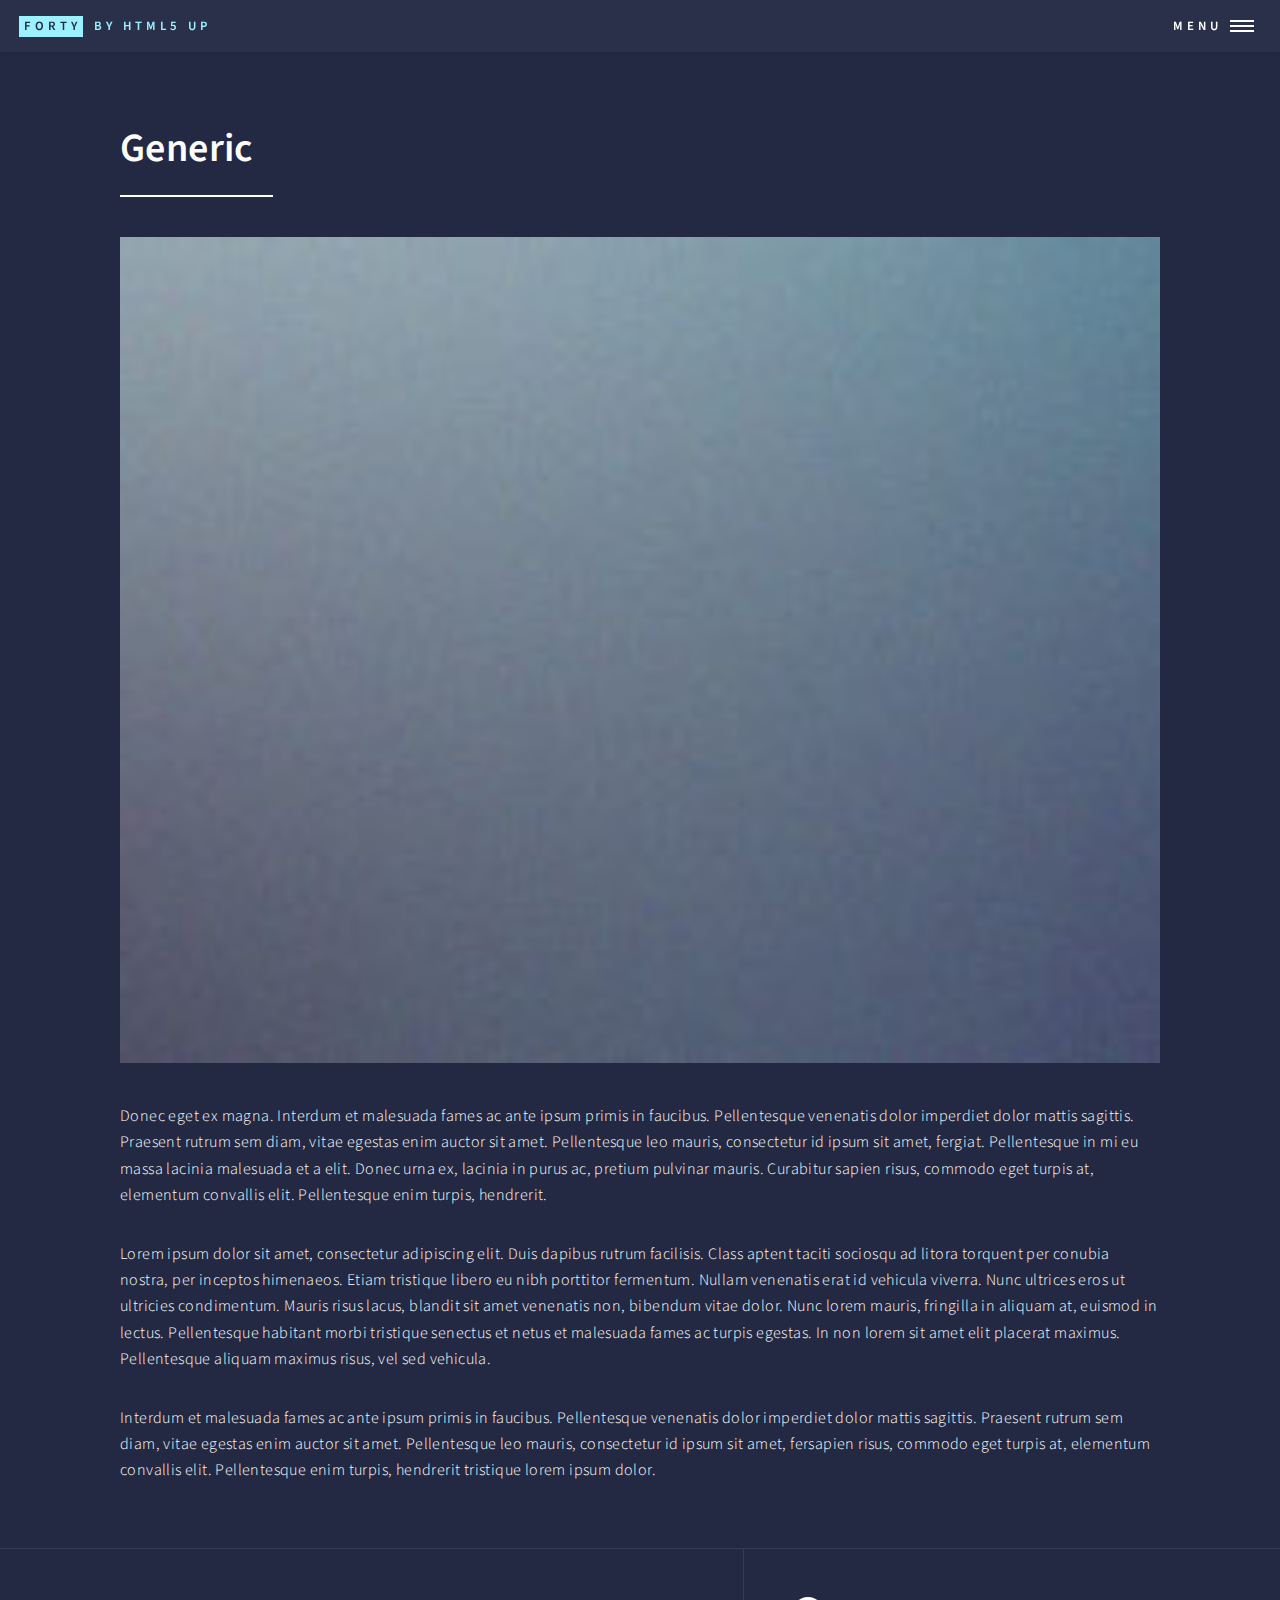
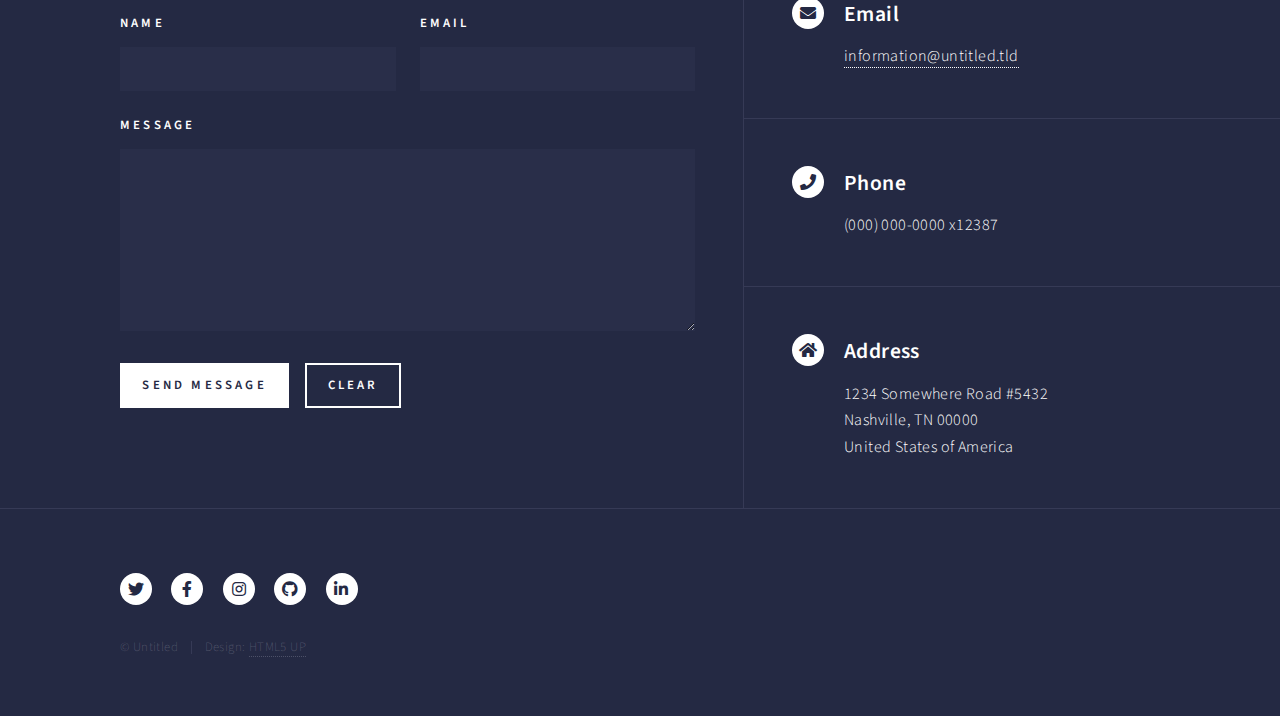
<file: generic.html>
<!DOCTYPE HTML>
<!--
	Forty by HTML5 UP
	html5up.net | @ajlkn
	Free for personal and commercial use under the CCA 3.0 license (html5up.net/license)
-->
<html>
	<head>
		<title>Generic - Forty by HTML5 UP</title>
		<meta charset="utf-8" />
		<meta name="viewport" content="width=device-width, initial-scale=1, user-scalable=no" />
		<link rel="stylesheet" href="assets/css/main.css" />
		<noscript><link rel="stylesheet" href="assets/css/noscript.css" /></noscript>
	</head>
	<body class="is-preload">

		<!-- Wrapper -->
			<div id="wrapper">

				<!-- Header -->
					<header id="header">
						<a href="index.html" class="logo"><strong>Forty</strong> <span>by HTML5 UP</span></a>
						<nav>
							<a href="#menu">Menu</a>
						</nav>
					</header>

				<!-- Menu -->
					<nav id="menu">
						<ul class="links">
							<li><a href="index.html">Home</a></li>
							<li><a href="landing.html">Landing</a></li>
							<li><a href="generic.html">Generic</a></li>
							<li><a href="elements.html">Elements</a></li>
						</ul>
						<ul class="actions stacked">
							<li><a href="#" class="button primary fit">Get Started</a></li>
							<li><a href="#" class="button fit">Log In</a></li>
						</ul>
					</nav>

				<!-- Main -->
					<div id="main" class="alt">

						<!-- One -->
							<section id="one">
								<div class="inner">
									<header class="major">
										<h1>Generic</h1>
									</header>
									<span class="image main"><img src="images/pic11.jpg" alt="" /></span>
									<p>Donec eget ex magna. Interdum et malesuada fames ac ante ipsum primis in faucibus. Pellentesque venenatis dolor imperdiet dolor mattis sagittis. Praesent rutrum sem diam, vitae egestas enim auctor sit amet. Pellentesque leo mauris, consectetur id ipsum sit amet, fergiat. Pellentesque in mi eu massa lacinia malesuada et a elit. Donec urna ex, lacinia in purus ac, pretium pulvinar mauris. Curabitur sapien risus, commodo eget turpis at, elementum convallis elit. Pellentesque enim turpis, hendrerit.</p>
									<p>Lorem ipsum dolor sit amet, consectetur adipiscing elit. Duis dapibus rutrum facilisis. Class aptent taciti sociosqu ad litora torquent per conubia nostra, per inceptos himenaeos. Etiam tristique libero eu nibh porttitor fermentum. Nullam venenatis erat id vehicula viverra. Nunc ultrices eros ut ultricies condimentum. Mauris risus lacus, blandit sit amet venenatis non, bibendum vitae dolor. Nunc lorem mauris, fringilla in aliquam at, euismod in lectus. Pellentesque habitant morbi tristique senectus et netus et malesuada fames ac turpis egestas. In non lorem sit amet elit placerat maximus. Pellentesque aliquam maximus risus, vel sed vehicula.</p>
									<p>Interdum et malesuada fames ac ante ipsum primis in faucibus. Pellentesque venenatis dolor imperdiet dolor mattis sagittis. Praesent rutrum sem diam, vitae egestas enim auctor sit amet. Pellentesque leo mauris, consectetur id ipsum sit amet, fersapien risus, commodo eget turpis at, elementum convallis elit. Pellentesque enim turpis, hendrerit tristique lorem ipsum dolor.</p>
								</div>
							</section>

					</div>

				<!-- Contact -->
					<section id="contact">
						<div class="inner">
							<section>
								<form method="post" action="#">
									<div class="fields">
										<div class="field half">
											<label for="name">Name</label>
											<input type="text" name="name" id="name" />
										</div>
										<div class="field half">
											<label for="email">Email</label>
											<input type="text" name="email" id="email" />
										</div>
										<div class="field">
											<label for="message">Message</label>
											<textarea name="message" id="message" rows="6"></textarea>
										</div>
									</div>
									<ul class="actions">
										<li><input type="submit" value="Send Message" class="primary" /></li>
										<li><input type="reset" value="Clear" /></li>
									</ul>
								</form>
							</section>
							<section class="split">
								<section>
									<div class="contact-method">
										<span class="icon solid alt fa-envelope"></span>
										<h3>Email</h3>
										<a href="#">information@untitled.tld</a>
									</div>
								</section>
								<section>
									<div class="contact-method">
										<span class="icon solid alt fa-phone"></span>
										<h3>Phone</h3>
										<span>(000) 000-0000 x12387</span>
									</div>
								</section>
								<section>
									<div class="contact-method">
										<span class="icon solid alt fa-home"></span>
										<h3>Address</h3>
										<span>1234 Somewhere Road #5432<br />
										Nashville, TN 00000<br />
										United States of America</span>
									</div>
								</section>
							</section>
						</div>
					</section>

				<!-- Footer -->
					<footer id="footer">
						<div class="inner">
							<ul class="icons">
								<li><a href="#" class="icon brands alt fa-twitter"><span class="label">Twitter</span></a></li>
								<li><a href="#" class="icon brands alt fa-facebook-f"><span class="label">Facebook</span></a></li>
								<li><a href="#" class="icon brands alt fa-instagram"><span class="label">Instagram</span></a></li>
								<li><a href="#" class="icon brands alt fa-github"><span class="label">GitHub</span></a></li>
								<li><a href="#" class="icon brands alt fa-linkedin-in"><span class="label">LinkedIn</span></a></li>
							</ul>
							<ul class="copyright">
								<li>&copy; Untitled</li><li>Design: <a href="https://html5up.net">HTML5 UP</a></li>
							</ul>
						</div>
					</footer>

			</div>

		<!-- Scripts -->
			<script src="assets/js/jquery.min.js"></script>
			<script src="assets/js/jquery.scrolly.min.js"></script>
			<script src="assets/js/jquery.scrollex.min.js"></script>
			<script src="assets/js/browser.min.js"></script>
			<script src="assets/js/breakpoints.min.js"></script>
			<script src="assets/js/util.js"></script>
			<script src="assets/js/main.js"></script>

	</body>
</html>
</file>
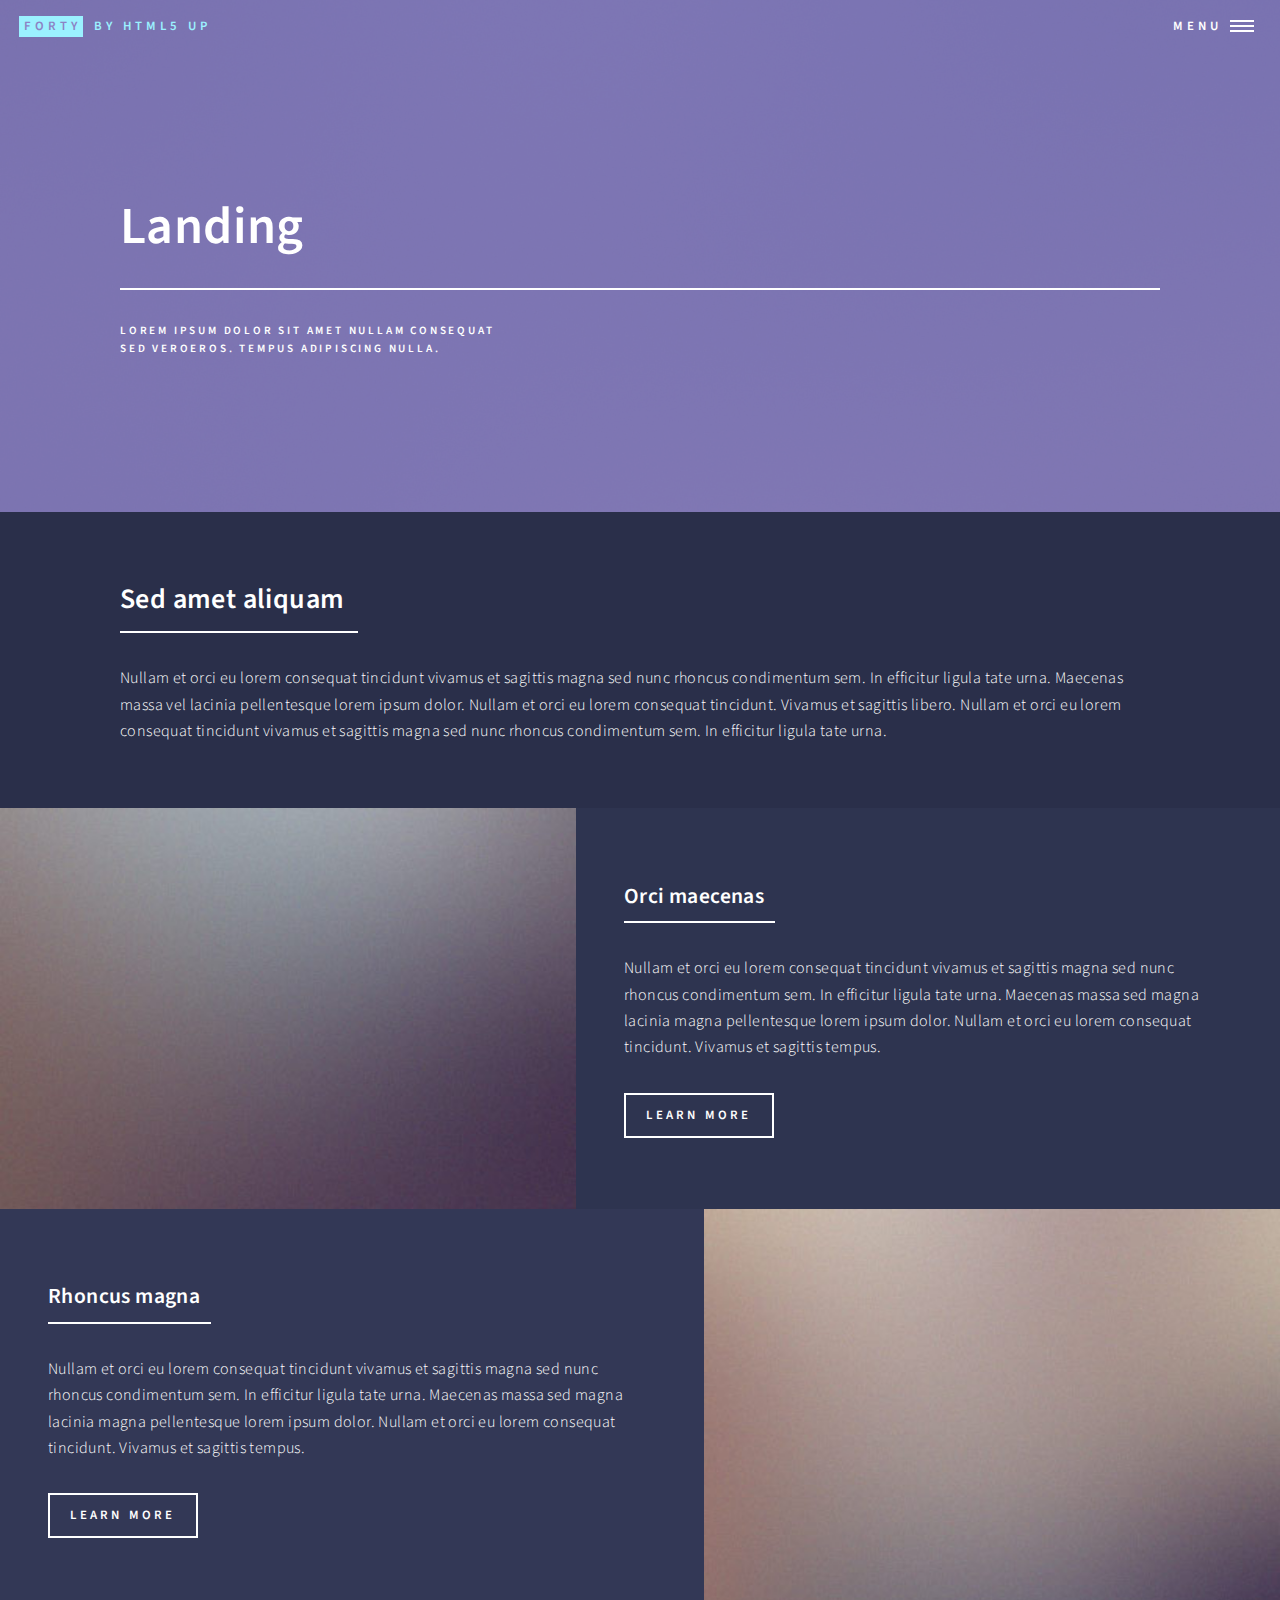
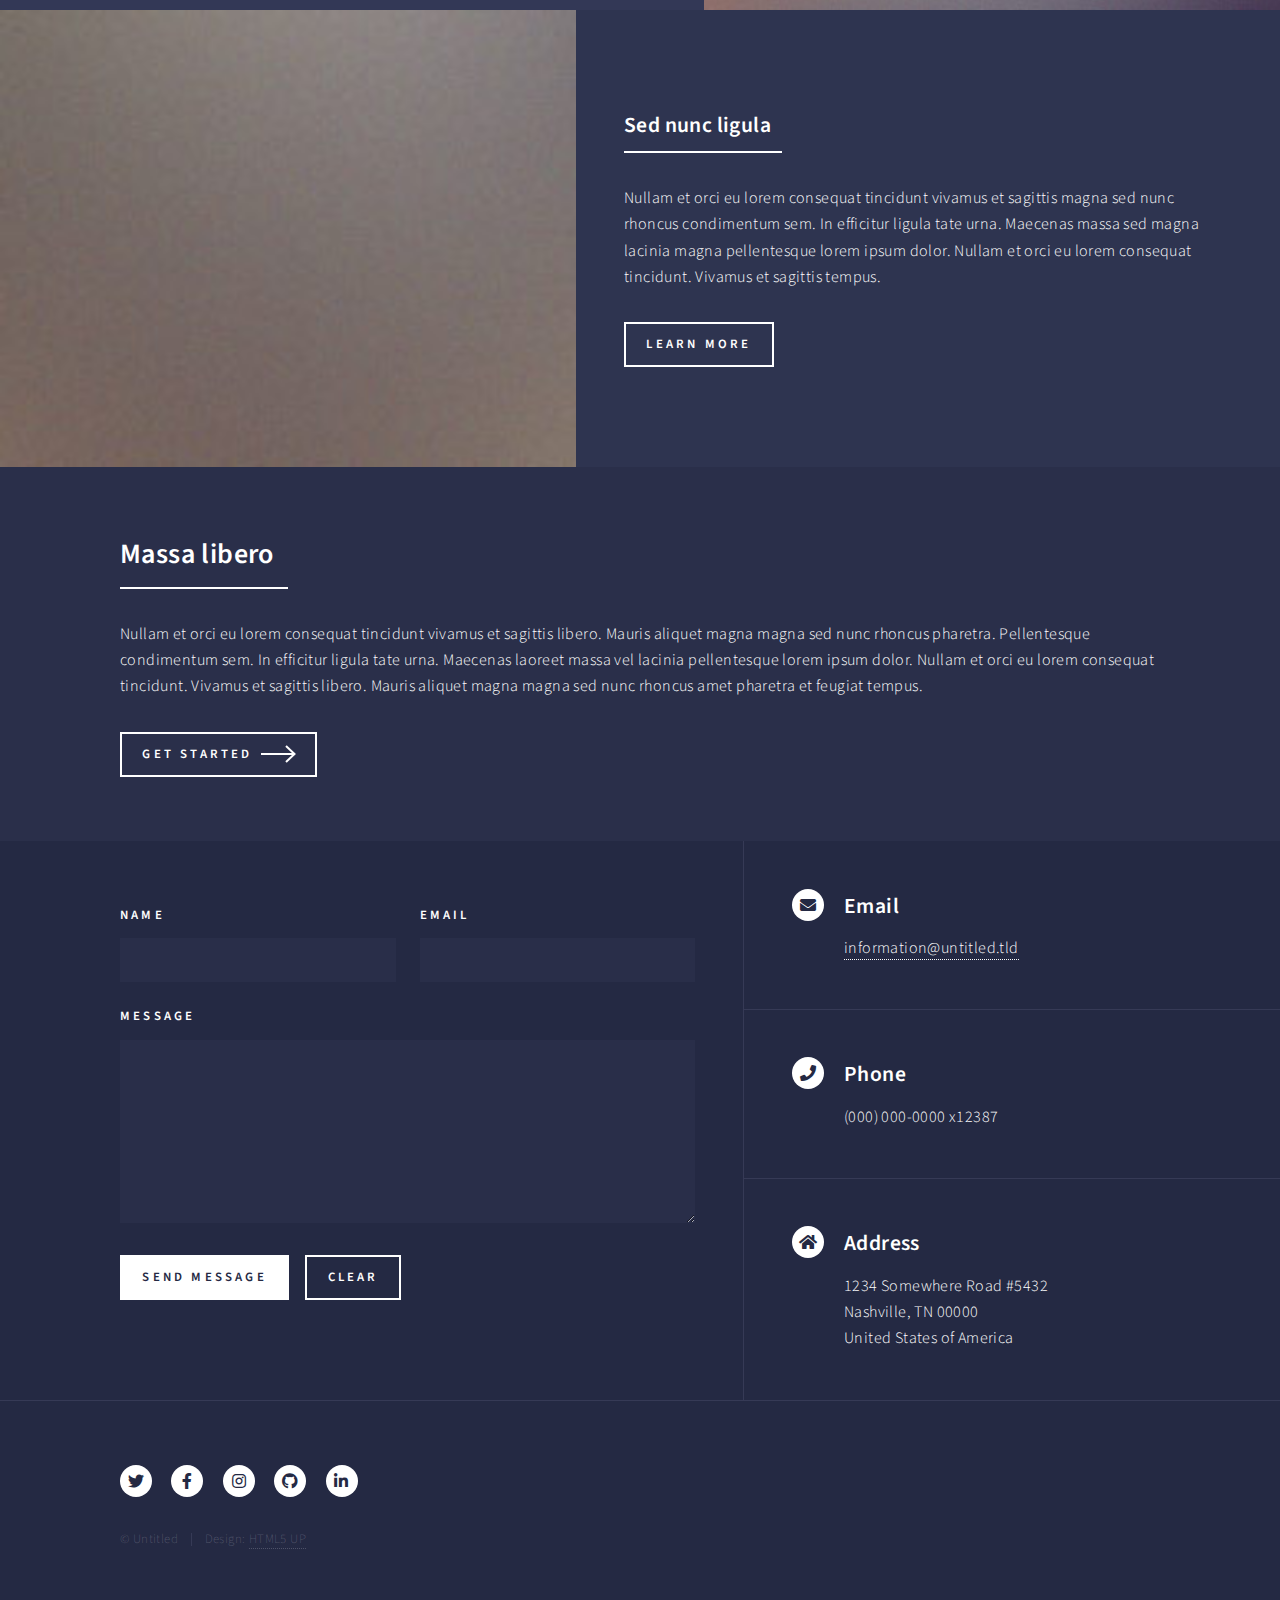
<file: landing.html>
<!DOCTYPE HTML>
<!--
	Forty by HTML5 UP
	html5up.net | @ajlkn
	Free for personal and commercial use under the CCA 3.0 license (html5up.net/license)
-->
<html>
	<head>
		<title>Landing - Forty by HTML5 UP</title>
		<meta charset="utf-8" />
		<meta name="viewport" content="width=device-width, initial-scale=1, user-scalable=no" />
		<link rel="stylesheet" href="assets/css/main.css" />
		<noscript><link rel="stylesheet" href="assets/css/noscript.css" /></noscript>
	</head>
	<body class="is-preload">

		<!-- Wrapper -->
			<div id="wrapper">

				<!-- Header -->
				<!-- Note: The "styleN" class below should match that of the banner element. -->
					<header id="header" class="alt style2">
						<a href="index.html" class="logo"><strong>Forty</strong> <span>by HTML5 UP</span></a>
						<nav>
							<a href="#menu">Menu</a>
						</nav>
					</header>

				<!-- Menu -->
					<nav id="menu">
						<ul class="links">
							<li><a href="index.html">Home</a></li>
							<li><a href="landing.html">Landing</a></li>
							<li><a href="generic.html">Generic</a></li>
							<li><a href="elements.html">Elements</a></li>
						</ul>
						<ul class="actions stacked">
							<li><a href="#" class="button primary fit">Get Started</a></li>
							<li><a href="#" class="button fit">Log In</a></li>
						</ul>
					</nav>

				<!-- Banner -->
				<!-- Note: The "styleN" class below should match that of the header element. -->
					<section id="banner" class="style2">
						<div class="inner">
							<span class="image">
								<img src="images/pic07.jpg" alt="" />
							</span>
							<header class="major">
								<h1>Landing</h1>
							</header>
							<div class="content">
								<p>Lorem ipsum dolor sit amet nullam consequat<br />
								sed veroeros. tempus adipiscing nulla.</p>
							</div>
						</div>
					</section>

				<!-- Main -->
					<div id="main">

						<!-- One -->
							<section id="one">
								<div class="inner">
									<header class="major">
										<h2>Sed amet aliquam</h2>
									</header>
									<p>Nullam et orci eu lorem consequat tincidunt vivamus et sagittis magna sed nunc rhoncus condimentum sem. In efficitur ligula tate urna. Maecenas massa vel lacinia pellentesque lorem ipsum dolor. Nullam et orci eu lorem consequat tincidunt. Vivamus et sagittis libero. Nullam et orci eu lorem consequat tincidunt vivamus et sagittis magna sed nunc rhoncus condimentum sem. In efficitur ligula tate urna.</p>
								</div>
							</section>

						<!-- Two -->
							<section id="two" class="spotlights">
								<section>
									<a href="generic.html" class="image">
										<img src="images/pic08.jpg" alt="" data-position="center center" />
									</a>
									<div class="content">
										<div class="inner">
											<header class="major">
												<h3>Orci maecenas</h3>
											</header>
											<p>Nullam et orci eu lorem consequat tincidunt vivamus et sagittis magna sed nunc rhoncus condimentum sem. In efficitur ligula tate urna. Maecenas massa sed magna lacinia magna pellentesque lorem ipsum dolor. Nullam et orci eu lorem consequat tincidunt. Vivamus et sagittis tempus.</p>
											<ul class="actions">
												<li><a href="generic.html" class="button">Learn more</a></li>
											</ul>
										</div>
									</div>
								</section>
								<section>
									<a href="generic.html" class="image">
										<img src="images/pic09.jpg" alt="" data-position="top center" />
									</a>
									<div class="content">
										<div class="inner">
											<header class="major">
												<h3>Rhoncus magna</h3>
											</header>
											<p>Nullam et orci eu lorem consequat tincidunt vivamus et sagittis magna sed nunc rhoncus condimentum sem. In efficitur ligula tate urna. Maecenas massa sed magna lacinia magna pellentesque lorem ipsum dolor. Nullam et orci eu lorem consequat tincidunt. Vivamus et sagittis tempus.</p>
											<ul class="actions">
												<li><a href="generic.html" class="button">Learn more</a></li>
											</ul>
										</div>
									</div>
								</section>
								<section>
									<a href="generic.html" class="image">
										<img src="images/pic10.jpg" alt="" data-position="25% 25%" />
									</a>
									<div class="content">
										<div class="inner">
											<header class="major">
												<h3>Sed nunc ligula</h3>
											</header>
											<p>Nullam et orci eu lorem consequat tincidunt vivamus et sagittis magna sed nunc rhoncus condimentum sem. In efficitur ligula tate urna. Maecenas massa sed magna lacinia magna pellentesque lorem ipsum dolor. Nullam et orci eu lorem consequat tincidunt. Vivamus et sagittis tempus.</p>
											<ul class="actions">
												<li><a href="generic.html" class="button">Learn more</a></li>
											</ul>
										</div>
									</div>
								</section>
							</section>

						<!-- Three -->
							<section id="three">
								<div class="inner">
									<header class="major">
										<h2>Massa libero</h2>
									</header>
									<p>Nullam et orci eu lorem consequat tincidunt vivamus et sagittis libero. Mauris aliquet magna magna sed nunc rhoncus pharetra. Pellentesque condimentum sem. In efficitur ligula tate urna. Maecenas laoreet massa vel lacinia pellentesque lorem ipsum dolor. Nullam et orci eu lorem consequat tincidunt. Vivamus et sagittis libero. Mauris aliquet magna magna sed nunc rhoncus amet pharetra et feugiat tempus.</p>
									<ul class="actions">
										<li><a href="generic.html" class="button next">Get Started</a></li>
									</ul>
								</div>
							</section>

					</div>

				<!-- Contact -->
					<section id="contact">
						<div class="inner">
							<section>
								<form method="post" action="#">
									<div class="fields">
										<div class="field half">
											<label for="name">Name</label>
											<input type="text" name="name" id="name" />
										</div>
										<div class="field half">
											<label for="email">Email</label>
											<input type="text" name="email" id="email" />
										</div>
										<div class="field">
											<label for="message">Message</label>
											<textarea name="message" id="message" rows="6"></textarea>
										</div>
									</div>
									<ul class="actions">
										<li><input type="submit" value="Send Message" class="primary" /></li>
										<li><input type="reset" value="Clear" /></li>
									</ul>
								</form>
							</section>
							<section class="split">
								<section>
									<div class="contact-method">
										<span class="icon solid alt fa-envelope"></span>
										<h3>Email</h3>
										<a href="#">information@untitled.tld</a>
									</div>
								</section>
								<section>
									<div class="contact-method">
										<span class="icon solid alt fa-phone"></span>
										<h3>Phone</h3>
										<span>(000) 000-0000 x12387</span>
									</div>
								</section>
								<section>
									<div class="contact-method">
										<span class="icon solid alt fa-home"></span>
										<h3>Address</h3>
										<span>1234 Somewhere Road #5432<br />
										Nashville, TN 00000<br />
										United States of America</span>
									</div>
								</section>
							</section>
						</div>
					</section>

				<!-- Footer -->
					<footer id="footer">
						<div class="inner">
							<ul class="icons">
								<li><a href="#" class="icon brands alt fa-twitter"><span class="label">Twitter</span></a></li>
								<li><a href="#" class="icon brands alt fa-facebook-f"><span class="label">Facebook</span></a></li>
								<li><a href="#" class="icon brands alt fa-instagram"><span class="label">Instagram</span></a></li>
								<li><a href="#" class="icon brands alt fa-github"><span class="label">GitHub</span></a></li>
								<li><a href="#" class="icon brands alt fa-linkedin-in"><span class="label">LinkedIn</span></a></li>
							</ul>
							<ul class="copyright">
								<li>&copy; Untitled</li><li>Design: <a href="https://html5up.net">HTML5 UP</a></li>
							</ul>
						</div>
					</footer>

			</div>

		<!-- Scripts -->
			<script src="assets/js/jquery.min.js"></script>
			<script src="assets/js/jquery.scrolly.min.js"></script>
			<script src="assets/js/jquery.scrollex.min.js"></script>
			<script src="assets/js/browser.min.js"></script>
			<script src="assets/js/breakpoints.min.js"></script>
			<script src="assets/js/util.js"></script>
			<script src="assets/js/main.js"></script>

	</body>
</html>
</file>
<file: assets/css/noscript.css>
/*
	Forty by HTML5 UP
	html5up.net | @ajlkn
	Free for personal and commercial use under the CCA 3.0 license (html5up.net/license)
*/

/* Banner */

	body.is-preload #banner:after {
		opacity: 0.85;
	}

	body.is-preload #banner > .inner {
		-moz-filter: none;
		-webkit-filter: none;
		-ms-filter: none;
		filter: none;
		-moz-transform: none;
		-webkit-transform: none;
		-ms-transform: none;
		transform: none;
		opacity: 1;
	}
</file>
<file: assets/css/main.css>
@import url(fontawesome-all.min.css);
@import url("https://fonts.googleapis.com/css?family=Source+Sans+Pro:300,300italic,600,600italic");

/*
	Forty by HTML5 UP
	html5up.net | @ajlkn
	Free for personal and commercial use under the CCA 3.0 license (html5up.net/license)
*/

html, body, div, span, applet, object,
iframe, h1, h2, h3, h4, h5, h6, p, blockquote,
pre, a, abbr, acronym, address, big, cite,
code, del, dfn, em, img, ins, kbd, q, s, samp,
small, strike, strong, sub, sup, tt, var, b,
u, i, center, dl, dt, dd, ol, ul, li, fieldset,
form, label, legend, table, caption, tbody,
tfoot, thead, tr, th, td, article, aside,
canvas, details, embed, figure, figcaption,
footer, header, hgroup, menu, nav, output, ruby,
section, summary, time, mark, audio, video {
	margin: 0;
	padding: 0;
	border: 0;
	font-size: 100%;
	font: inherit;
	vertical-align: baseline;}

article, aside, details, figcaption, figure,
footer, header, hgroup, menu, nav, section {
	display: block;}

body {
	line-height: 1;
}

ol, ul {
	list-style: none;
}

blockquote, q {
	quotes: none;
}

	blockquote:before, blockquote:after, q:before, q:after {
		content: '';
		content: none;
	}

table {
	border-collapse: collapse;
	border-spacing: 0;
}

body {
	-webkit-text-size-adjust: none;
}

mark {
	background-color: transparent;
	color: inherit;
}

input::-moz-focus-inner {
	border: 0;
	padding: 0;
}

input, select, textarea {
	-moz-appearance: none;
	-webkit-appearance: none;
	-ms-appearance: none;
	appearance: none;
}

/* Basic */

	@-ms-viewport {
		width: device-width;
	}

	body {
		-ms-overflow-style: scrollbar;
	}

	@media screen and (max-width: 480px) {

		html, body {
			min-width: 320px;
		}

	}

	html {
		box-sizing: border-box;
	}

	*, *:before, *:after {
		box-sizing: inherit;
	}

	body {
		background: #242943;
	}

		body.is-preload *, body.is-preload *:before, body.is-preload *:after {
			-moz-animation: none !important;
			-webkit-animation: none !important;
			-ms-animation: none !important;
			animation: none !important;
			-moz-transition: none !important;
			-webkit-transition: none !important;
			-ms-transition: none !important;
			transition: none !important;
		}

/* Type */

	body, input, select, textarea {
		color: #ffffff;
		font-family: "Source Sans Pro", Helvetica, sans-serif;
		font-size: 17pt;
		font-weight: 300;
		letter-spacing: 0.025em;
		line-height: 1.65;
	}

		@media screen and (max-width: 1680px) {

			body, input, select, textarea {
				font-size: 14pt;
			}

		}

		@media screen and (max-width: 1280px) {

			body, input, select, textarea {
				font-size: 12pt;
			}

		}

		@media screen and (max-width: 360px) {

			body, input, select, textarea {
				font-size: 11pt;
			}

		}

	a {
		-moz-transition: color 0.2s ease-in-out, border-bottom-color 0.2s ease-in-out;
		-webkit-transition: color 0.2s ease-in-out, border-bottom-color 0.2s ease-in-out;
		-ms-transition: color 0.2s ease-in-out, border-bottom-color 0.2s ease-in-out;
		transition: color 0.2s ease-in-out, border-bottom-color 0.2s ease-in-out;
		border-bottom: dotted 1px;
		color: inherit;
		text-decoration: none;
	}

		a:hover {
			border-bottom-color: transparent;
			color: #9bf1ff !important;
		}

		a:active {
			color: #53e3fb !important;
		}

	strong, b {
		color: #ffffff;
		font-weight: 600;
	}

	em, i {
		font-style: italic;
	}

	p {
		margin: 0 0 2em 0;
	}

	h1, h2, h3, h4, h5, h6 {
		color: #ffffff;
		font-weight: 600;
		line-height: 1.65;
		margin: 0 0 1em 0;
	}

		h1 a, h2 a, h3 a, h4 a, h5 a, h6 a {
			color: inherit;
			border-bottom: 0;
		}

	h1 {
		font-size: 2.5em;
	}

	h2 {
		font-size: 1.75em;
	}

	h3 {
		font-size: 1.35em;
	}

	h4 {
		font-size: 1.1em;
	}

	h5 {
		font-size: 0.9em;
	}

	h6 {
		font-size: 0.7em;
	}

	@media screen and (max-width: 736px) {

		h1 {
			font-size: 2em;
		}

		h2 {
			font-size: 1.5em;
		}

		h3 {
			font-size: 1.25em;
		}

	}

	sub {
		font-size: 0.8em;
		position: relative;
		top: 0.5em;
	}

	sup {
		font-size: 0.8em;
		position: relative;
		top: -0.5em;
	}

	blockquote {
		border-left: solid 4px rgba(212, 212, 255, 0.1);
		font-style: italic;
		margin: 0 0 2em 0;
		padding: 0.5em 0 0.5em 2em;
	}

	code {
		background: rgba(212, 212, 255, 0.035);
		font-family: "Courier New", monospace;
		font-size: 0.9em;
		margin: 0 0.25em;
		padding: 0.25em 0.65em;
	}

	pre {
		-webkit-overflow-scrolling: touch;
		font-family: "Courier New", monospace;
		font-size: 0.9em;
		margin: 0 0 2em 0;
	}

		pre code {
			display: block;
			line-height: 1.75;
			padding: 1em 1.5em;
			overflow-x: auto;
		}

	hr {
		border: 0;
		border-bottom: solid 1px rgba(212, 212, 255, 0.1);
		margin: 2em 0;
	}

		hr.major {
			margin: 3em 0;
		}

	.align-left {
		text-align: left;
	}

	.align-center {
		text-align: center;
	}

	.align-right {
		text-align: right;
	}

/* Row */

	.row {
		display: flex;
		flex-wrap: wrap;
		box-sizing: border-box;
		align-items: stretch;
	}

		.row > * {
			box-sizing: border-box;
		}

		.row.gtr-uniform > * > :last-child {
			margin-bottom: 0;
		}

		.row.aln-left {
			justify-content: flex-start;
		}

		.row.aln-center {
			justify-content: center;
		}

		.row.aln-right {
			justify-content: flex-end;
		}

		.row.aln-top {
			align-items: flex-start;
		}

		.row.aln-middle {
			align-items: center;
		}

		.row.aln-bottom {
			align-items: flex-end;
		}

		.row > .imp {
			order: -1;
		}

		.row > .col-1 {
			width: 8.33333%;
		}

		.row > .off-1 {
			margin-left: 8.33333%;
		}

		.row > .col-2 {
			width: 16.66667%;
		}

		.row > .off-2 {
			margin-left: 16.66667%;
		}

		.row > .col-3 {
			width: 25%;
		}

		.row > .off-3 {
			margin-left: 25%;
		}

		.row > .col-4 {
			width: 33.33333%;
		}

		.row > .off-4 {
			margin-left: 33.33333%;
		}

		.row > .col-5 {
			width: 41.66667%;
		}

		.row > .off-5 {
			margin-left: 41.66667%;
		}

		.row > .col-6 {
			width: 50%;
		}

		.row > .off-6 {
			margin-left: 50%;
		}

		.row > .col-7 {
			width: 58.33333%;
		}

		.row > .off-7 {
			margin-left: 58.33333%;
		}

		.row > .col-8 {
			width: 66.66667%;
		}

		.row > .off-8 {
			margin-left: 66.66667%;
		}

		.row > .col-9 {
			width: 75%;
		}

		.row > .off-9 {
			margin-left: 75%;
		}

		.row > .col-10 {
			width: 83.33333%;
		}

		.row > .off-10 {
			margin-left: 83.33333%;
		}

		.row > .col-11 {
			width: 91.66667%;
		}

		.row > .off-11 {
			margin-left: 91.66667%;
		}

		.row > .col-12 {
			width: 100%;
		}

		.row > .off-12 {
			margin-left: 100%;
		}

		.row.gtr-0 {
			margin-top: 0;
			margin-left: 0em;
		}

			.row.gtr-0 > * {
				padding: 0 0 0 0em;
			}

			.row.gtr-0.gtr-uniform {
				margin-top: 0em;
			}

				.row.gtr-0.gtr-uniform > * {
					padding-top: 0em;
				}

		.row.gtr-25 {
			margin-top: 0;
			margin-left: -0.5em;
		}

			.row.gtr-25 > * {
				padding: 0 0 0 0.5em;
			}

			.row.gtr-25.gtr-uniform {
				margin-top: -0.5em;
			}

				.row.gtr-25.gtr-uniform > * {
					padding-top: 0.5em;
				}

		.row.gtr-50 {
			margin-top: 0;
			margin-left: -1em;
		}

			.row.gtr-50 > * {
				padding: 0 0 0 1em;
			}

			.row.gtr-50.gtr-uniform {
				margin-top: -1em;
			}

				.row.gtr-50.gtr-uniform > * {
					padding-top: 1em;
				}

		.row {
			margin-top: 0;
			margin-left: -2em;
		}

			.row > * {
				padding: 0 0 0 2em;
			}

			.row.gtr-uniform {
				margin-top: -2em;
			}

				.row.gtr-uniform > * {
					padding-top: 2em;
				}

		.row.gtr-150 {
			margin-top: 0;
			margin-left: -3em;
		}

			.row.gtr-150 > * {
				padding: 0 0 0 3em;
			}

			.row.gtr-150.gtr-uniform {
				margin-top: -3em;
			}

				.row.gtr-150.gtr-uniform > * {
					padding-top: 3em;
				}

		.row.gtr-200 {
			margin-top: 0;
			margin-left: -4em;
		}

			.row.gtr-200 > * {
				padding: 0 0 0 4em;
			}

			.row.gtr-200.gtr-uniform {
				margin-top: -4em;
			}

				.row.gtr-200.gtr-uniform > * {
					padding-top: 4em;
				}

		@media screen and (max-width: 1680px) {

			.row {
				display: flex;
				flex-wrap: wrap;
				box-sizing: border-box;
				align-items: stretch;
			}

				.row > * {
					box-sizing: border-box;
				}

				.row.gtr-uniform > * > :last-child {
					margin-bottom: 0;
				}

				.row.aln-left {
					justify-content: flex-start;
				}

				.row.aln-center {
					justify-content: center;
				}

				.row.aln-right {
					justify-content: flex-end;
				}

				.row.aln-top {
					align-items: flex-start;
				}

				.row.aln-middle {
					align-items: center;
				}

				.row.aln-bottom {
					align-items: flex-end;
				}

				.row > .imp-xlarge {
					order: -1;
				}

				.row > .col-1-xlarge {
					width: 8.33333%;
				}

				.row > .off-1-xlarge {
					margin-left: 8.33333%;
				}

				.row > .col-2-xlarge {
					width: 16.66667%;
				}

				.row > .off-2-xlarge {
					margin-left: 16.66667%;
				}

				.row > .col-3-xlarge {
					width: 25%;
				}

				.row > .off-3-xlarge {
					margin-left: 25%;
				}

				.row > .col-4-xlarge {
					width: 33.33333%;
				}

				.row > .off-4-xlarge {
					margin-left: 33.33333%;
				}

				.row > .col-5-xlarge {
					width: 41.66667%;
				}

				.row > .off-5-xlarge {
					margin-left: 41.66667%;
				}

				.row > .col-6-xlarge {
					width: 50%;
				}

				.row > .off-6-xlarge {
					margin-left: 50%;
				}

				.row > .col-7-xlarge {
					width: 58.33333%;
				}

				.row > .off-7-xlarge {
					margin-left: 58.33333%;
				}

				.row > .col-8-xlarge {
					width: 66.66667%;
				}

				.row > .off-8-xlarge {
					margin-left: 66.66667%;
				}

				.row > .col-9-xlarge {
					width: 75%;
				}

				.row > .off-9-xlarge {
					margin-left: 75%;
				}

				.row > .col-10-xlarge {
					width: 83.33333%;
				}

				.row > .off-10-xlarge {
					margin-left: 83.33333%;
				}

				.row > .col-11-xlarge {
					width: 91.66667%;
				}

				.row > .off-11-xlarge {
					margin-left: 91.66667%;
				}

				.row > .col-12-xlarge {
					width: 100%;
				}

				.row > .off-12-xlarge {
					margin-left: 100%;
				}

				.row.gtr-0 {
					margin-top: 0;
					margin-left: 0em;
				}

					.row.gtr-0 > * {
						padding: 0 0 0 0em;
					}

					.row.gtr-0.gtr-uniform {
						margin-top: 0em;
					}

						.row.gtr-0.gtr-uniform > * {
							padding-top: 0em;
						}

				.row.gtr-25 {
					margin-top: 0;
					margin-left: -0.5em;
				}

					.row.gtr-25 > * {
						padding: 0 0 0 0.5em;
					}

					.row.gtr-25.gtr-uniform {
						margin-top: -0.5em;
					}

						.row.gtr-25.gtr-uniform > * {
							padding-top: 0.5em;
						}

				.row.gtr-50 {
					margin-top: 0;
					margin-left: -1em;
				}

					.row.gtr-50 > * {
						padding: 0 0 0 1em;
					}

					.row.gtr-50.gtr-uniform {
						margin-top: -1em;
					}

						.row.gtr-50.gtr-uniform > * {
							padding-top: 1em;
						}

				.row {
					margin-top: 0;
					margin-left: -2em;
				}

					.row > * {
						padding: 0 0 0 2em;
					}

					.row.gtr-uniform {
						margin-top: -2em;
					}

						.row.gtr-uniform > * {
							padding-top: 2em;
						}

				.row.gtr-150 {
					margin-top: 0;
					margin-left: -3em;
				}

					.row.gtr-150 > * {
						padding: 0 0 0 3em;
					}

					.row.gtr-150.gtr-uniform {
						margin-top: -3em;
					}

						.row.gtr-150.gtr-uniform > * {
							padding-top: 3em;
						}

				.row.gtr-200 {
					margin-top: 0;
					margin-left: -4em;
				}

					.row.gtr-200 > * {
						padding: 0 0 0 4em;
					}

					.row.gtr-200.gtr-uniform {
						margin-top: -4em;
					}

						.row.gtr-200.gtr-uniform > * {
							padding-top: 4em;
						}

		}

		@media screen and (max-width: 1280px) {

			.row {
				display: flex;
				flex-wrap: wrap;
				box-sizing: border-box;
				align-items: stretch;
			}

				.row > * {
					box-sizing: border-box;
				}

				.row.gtr-uniform > * > :last-child {
					margin-bottom: 0;
				}

				.row.aln-left {
					justify-content: flex-start;
				}

				.row.aln-center {
					justify-content: center;
				}

				.row.aln-right {
					justify-content: flex-end;
				}

				.row.aln-top {
					align-items: flex-start;
				}

				.row.aln-middle {
					align-items: center;
				}

				.row.aln-bottom {
					align-items: flex-end;
				}

				.row > .imp-large {
					order: -1;
				}

				.row > .col-1-large {
					width: 8.33333%;
				}

				.row > .off-1-large {
					margin-left: 8.33333%;
				}

				.row > .col-2-large {
					width: 16.66667%;
				}

				.row > .off-2-large {
					margin-left: 16.66667%;
				}

				.row > .col-3-large {
					width: 25%;
				}

				.row > .off-3-large {
					margin-left: 25%;
				}

				.row > .col-4-large {
					width: 33.33333%;
				}

				.row > .off-4-large {
					margin-left: 33.33333%;
				}

				.row > .col-5-large {
					width: 41.66667%;
				}

				.row > .off-5-large {
					margin-left: 41.66667%;
				}

				.row > .col-6-large {
					width: 50%;
				}

				.row > .off-6-large {
					margin-left: 50%;
				}

				.row > .col-7-large {
					width: 58.33333%;
				}

				.row > .off-7-large {
					margin-left: 58.33333%;
				}

				.row > .col-8-large {
					width: 66.66667%;
				}

				.row > .off-8-large {
					margin-left: 66.66667%;
				}

				.row > .col-9-large {
					width: 75%;
				}

				.row > .off-9-large {
					margin-left: 75%;
				}

				.row > .col-10-large {
					width: 83.33333%;
				}

				.row > .off-10-large {
					margin-left: 83.33333%;
				}

				.row > .col-11-large {
					width: 91.66667%;
				}

				.row > .off-11-large {
					margin-left: 91.66667%;
				}

				.row > .col-12-large {
					width: 100%;
				}

				.row > .off-12-large {
					margin-left: 100%;
				}

				.row.gtr-0 {
					margin-top: 0;
					margin-left: 0em;
				}

					.row.gtr-0 > * {
						padding: 0 0 0 0em;
					}

					.row.gtr-0.gtr-uniform {
						margin-top: 0em;
					}

						.row.gtr-0.gtr-uniform > * {
							padding-top: 0em;
						}

				.row.gtr-25 {
					margin-top: 0;
					margin-left: -0.375em;
				}

					.row.gtr-25 > * {
						padding: 0 0 0 0.375em;
					}

					.row.gtr-25.gtr-uniform {
						margin-top: -0.375em;
					}

						.row.gtr-25.gtr-uniform > * {
							padding-top: 0.375em;
						}

				.row.gtr-50 {
					margin-top: 0;
					margin-left: -0.75em;
				}

					.row.gtr-50 > * {
						padding: 0 0 0 0.75em;
					}

					.row.gtr-50.gtr-uniform {
						margin-top: -0.75em;
					}

						.row.gtr-50.gtr-uniform > * {
							padding-top: 0.75em;
						}

				.row {
					margin-top: 0;
					margin-left: -1.5em;
				}

					.row > * {
						padding: 0 0 0 1.5em;
					}

					.row.gtr-uniform {
						margin-top: -1.5em;
					}

						.row.gtr-uniform > * {
							padding-top: 1.5em;
						}

				.row.gtr-150 {
					margin-top: 0;
					margin-left: -2.25em;
				}

					.row.gtr-150 > * {
						padding: 0 0 0 2.25em;
					}

					.row.gtr-150.gtr-uniform {
						margin-top: -2.25em;
					}

						.row.gtr-150.gtr-uniform > * {
							padding-top: 2.25em;
						}

				.row.gtr-200 {
					margin-top: 0;
					margin-left: -3em;
				}

					.row.gtr-200 > * {
						padding: 0 0 0 3em;
					}

					.row.gtr-200.gtr-uniform {
						margin-top: -3em;
					}

						.row.gtr-200.gtr-uniform > * {
							padding-top: 3em;
						}

		}

		@media screen and (max-width: 980px) {

			.row {
				display: flex;
				flex-wrap: wrap;
				box-sizing: border-box;
				align-items: stretch;
			}

				.row > * {
					box-sizing: border-box;
				}

				.row.gtr-uniform > * > :last-child {
					margin-bottom: 0;
				}

				.row.aln-left {
					justify-content: flex-start;
				}

				.row.aln-center {
					justify-content: center;
				}

				.row.aln-right {
					justify-content: flex-end;
				}

				.row.aln-top {
					align-items: flex-start;
				}

				.row.aln-middle {
					align-items: center;
				}

				.row.aln-bottom {
					align-items: flex-end;
				}

				.row > .imp-medium {
					order: -1;
				}

				.row > .col-1-medium {
					width: 8.33333%;
				}

				.row > .off-1-medium {
					margin-left: 8.33333%;
				}

				.row > .col-2-medium {
					width: 16.66667%;
				}

				.row > .off-2-medium {
					margin-left: 16.66667%;
				}

				.row > .col-3-medium {
					width: 25%;
				}

				.row > .off-3-medium {
					margin-left: 25%;
				}

				.row > .col-4-medium {
					width: 33.33333%;
				}

				.row > .off-4-medium {
					margin-left: 33.33333%;
				}

				.row > .col-5-medium {
					width: 41.66667%;
				}

				.row > .off-5-medium {
					margin-left: 41.66667%;
				}

				.row > .col-6-medium {
					width: 50%;
				}

				.row > .off-6-medium {
					margin-left: 50%;
				}

				.row > .col-7-medium {
					width: 58.33333%;
				}

				.row > .off-7-medium {
					margin-left: 58.33333%;
				}

				.row > .col-8-medium {
					width: 66.66667%;
				}

				.row > .off-8-medium {
					margin-left: 66.66667%;
				}

				.row > .col-9-medium {
					width: 75%;
				}

				.row > .off-9-medium {
					margin-left: 75%;
				}

				.row > .col-10-medium {
					width: 83.33333%;
				}

				.row > .off-10-medium {
					margin-left: 83.33333%;
				}

				.row > .col-11-medium {
					width: 91.66667%;
				}

				.row > .off-11-medium {
					margin-left: 91.66667%;
				}

				.row > .col-12-medium {
					width: 100%;
				}

				.row > .off-12-medium {
					margin-left: 100%;
				}

				.row.gtr-0 {
					margin-top: 0;
					margin-left: 0em;
				}

					.row.gtr-0 > * {
						padding: 0 0 0 0em;
					}

					.row.gtr-0.gtr-uniform {
						margin-top: 0em;
					}

						.row.gtr-0.gtr-uniform > * {
							padding-top: 0em;
						}

				.row.gtr-25 {
					margin-top: 0;
					margin-left: -0.375em;
				}

					.row.gtr-25 > * {
						padding: 0 0 0 0.375em;
					}

					.row.gtr-25.gtr-uniform {
						margin-top: -0.375em;
					}

						.row.gtr-25.gtr-uniform > * {
							padding-top: 0.375em;
						}

				.row.gtr-50 {
					margin-top: 0;
					margin-left: -0.75em;
				}

					.row.gtr-50 > * {
						padding: 0 0 0 0.75em;
					}

					.row.gtr-50.gtr-uniform {
						margin-top: -0.75em;
					}

						.row.gtr-50.gtr-uniform > * {
							padding-top: 0.75em;
						}

				.row {
					margin-top: 0;
					margin-left: -1.5em;
				}

					.row > * {
						padding: 0 0 0 1.5em;
					}

					.row.gtr-uniform {
						margin-top: -1.5em;
					}

						.row.gtr-uniform > * {
							padding-top: 1.5em;
						}

				.row.gtr-150 {
					margin-top: 0;
					margin-left: -2.25em;
				}

					.row.gtr-150 > * {
						padding: 0 0 0 2.25em;
					}

					.row.gtr-150.gtr-uniform {
						margin-top: -2.25em;
					}

						.row.gtr-150.gtr-uniform > * {
							padding-top: 2.25em;
						}

				.row.gtr-200 {
					margin-top: 0;
					margin-left: -3em;
				}

					.row.gtr-200 > * {
						padding: 0 0 0 3em;
					}

					.row.gtr-200.gtr-uniform {
						margin-top: -3em;
					}

						.row.gtr-200.gtr-uniform > * {
							padding-top: 3em;
						}

		}

		@media screen and (max-width: 736px) {

			.row {
				display: flex;
				flex-wrap: wrap;
				box-sizing: border-box;
				align-items: stretch;
			}

				.row > * {
					box-sizing: border-box;
				}

				.row.gtr-uniform > * > :last-child {
					margin-bottom: 0;
				}

				.row.aln-left {
					justify-content: flex-start;
				}

				.row.aln-center {
					justify-content: center;
				}

				.row.aln-right {
					justify-content: flex-end;
				}

				.row.aln-top {
					align-items: flex-start;
				}

				.row.aln-middle {
					align-items: center;
				}

				.row.aln-bottom {
					align-items: flex-end;
				}

				.row > .imp-small {
					order: -1;
				}

				.row > .col-1-small {
					width: 8.33333%;
				}

				.row > .off-1-small {
					margin-left: 8.33333%;
				}

				.row > .col-2-small {
					width: 16.66667%;
				}

				.row > .off-2-small {
					margin-left: 16.66667%;
				}

				.row > .col-3-small {
					width: 25%;
				}

				.row > .off-3-small {
					margin-left: 25%;
				}

				.row > .col-4-small {
					width: 33.33333%;
				}

				.row > .off-4-small {
					margin-left: 33.33333%;
				}

				.row > .col-5-small {
					width: 41.66667%;
				}

				.row > .off-5-small {
					margin-left: 41.66667%;
				}

				.row > .col-6-small {
					width: 50%;
				}

				.row > .off-6-small {
					margin-left: 50%;
				}

				.row > .col-7-small {
					width: 58.33333%;
				}

				.row > .off-7-small {
					margin-left: 58.33333%;
				}

				.row > .col-8-small {
					width: 66.66667%;
				}

				.row > .off-8-small {
					margin-left: 66.66667%;
				}

				.row > .col-9-small {
					width: 75%;
				}

				.row > .off-9-small {
					margin-left: 75%;
				}

				.row > .col-10-small {
					width: 83.33333%;
				}

				.row > .off-10-small {
					margin-left: 83.33333%;
				}

				.row > .col-11-small {
					width: 91.66667%;
				}

				.row > .off-11-small {
					margin-left: 91.66667%;
				}

				.row > .col-12-small {
					width: 100%;
				}

				.row > .off-12-small {
					margin-left: 100%;
				}

				.row.gtr-0 {
					margin-top: 0;
					margin-left: 0em;
				}

					.row.gtr-0 > * {
						padding: 0 0 0 0em;
					}

					.row.gtr-0.gtr-uniform {
						margin-top: 0em;
					}

						.row.gtr-0.gtr-uniform > * {
							padding-top: 0em;
						}

				.row.gtr-25 {
					margin-top: 0;
					margin-left: -0.3125em;
				}

					.row.gtr-25 > * {
						padding: 0 0 0 0.3125em;
					}

					.row.gtr-25.gtr-uniform {
						margin-top: -0.3125em;
					}

						.row.gtr-25.gtr-uniform > * {
							padding-top: 0.3125em;
						}

				.row.gtr-50 {
					margin-top: 0;
					margin-left: -0.625em;
				}

					.row.gtr-50 > * {
						padding: 0 0 0 0.625em;
					}

					.row.gtr-50.gtr-uniform {
						margin-top: -0.625em;
					}

						.row.gtr-50.gtr-uniform > * {
							padding-top: 0.625em;
						}

				.row {
					margin-top: 0;
					margin-left: -1.25em;
				}

					.row > * {
						padding: 0 0 0 1.25em;
					}

					.row.gtr-uniform {
						margin-top: -1.25em;
					}

						.row.gtr-uniform > * {
							padding-top: 1.25em;
						}

				.row.gtr-150 {
					margin-top: 0;
					margin-left: -1.875em;
				}

					.row.gtr-150 > * {
						padding: 0 0 0 1.875em;
					}

					.row.gtr-150.gtr-uniform {
						margin-top: -1.875em;
					}

						.row.gtr-150.gtr-uniform > * {
							padding-top: 1.875em;
						}

				.row.gtr-200 {
					margin-top: 0;
					margin-left: -2.5em;
				}

					.row.gtr-200 > * {
						padding: 0 0 0 2.5em;
					}

					.row.gtr-200.gtr-uniform {
						margin-top: -2.5em;
					}

						.row.gtr-200.gtr-uniform > * {
							padding-top: 2.5em;
						}

		}

		@media screen and (max-width: 480px) {

			.row {
				display: flex;
				flex-wrap: wrap;
				box-sizing: border-box;
				align-items: stretch;
			}

				.row > * {
					box-sizing: border-box;
				}

				.row.gtr-uniform > * > :last-child {
					margin-bottom: 0;
				}

				.row.aln-left {
					justify-content: flex-start;
				}

				.row.aln-center {
					justify-content: center;
				}

				.row.aln-right {
					justify-content: flex-end;
				}

				.row.aln-top {
					align-items: flex-start;
				}

				.row.aln-middle {
					align-items: center;
				}

				.row.aln-bottom {
					align-items: flex-end;
				}

				.row > .imp-xsmall {
					order: -1;
				}

				.row > .col-1-xsmall {
					width: 8.33333%;
				}

				.row > .off-1-xsmall {
					margin-left: 8.33333%;
				}

				.row > .col-2-xsmall {
					width: 16.66667%;
				}

				.row > .off-2-xsmall {
					margin-left: 16.66667%;
				}

				.row > .col-3-xsmall {
					width: 25%;
				}

				.row > .off-3-xsmall {
					margin-left: 25%;
				}

				.row > .col-4-xsmall {
					width: 33.33333%;
				}

				.row > .off-4-xsmall {
					margin-left: 33.33333%;
				}

				.row > .col-5-xsmall {
					width: 41.66667%;
				}

				.row > .off-5-xsmall {
					margin-left: 41.66667%;
				}

				.row > .col-6-xsmall {
					width: 50%;
				}

				.row > .off-6-xsmall {
					margin-left: 50%;
				}

				.row > .col-7-xsmall {
					width: 58.33333%;
				}

				.row > .off-7-xsmall {
					margin-left: 58.33333%;
				}

				.row > .col-8-xsmall {
					width: 66.66667%;
				}

				.row > .off-8-xsmall {
					margin-left: 66.66667%;
				}

				.row > .col-9-xsmall {
					width: 75%;
				}

				.row > .off-9-xsmall {
					margin-left: 75%;
				}

				.row > .col-10-xsmall {
					width: 83.33333%;
				}

				.row > .off-10-xsmall {
					margin-left: 83.33333%;
				}

				.row > .col-11-xsmall {
					width: 91.66667%;
				}

				.row > .off-11-xsmall {
					margin-left: 91.66667%;
				}

				.row > .col-12-xsmall {
					width: 100%;
				}

				.row > .off-12-xsmall {
					margin-left: 100%;
				}

				.row.gtr-0 {
					margin-top: 0;
					margin-left: 0em;
				}

					.row.gtr-0 > * {
						padding: 0 0 0 0em;
					}

					.row.gtr-0.gtr-uniform {
						margin-top: 0em;
					}

						.row.gtr-0.gtr-uniform > * {
							padding-top: 0em;
						}

				.row.gtr-25 {
					margin-top: 0;
					margin-left: -0.3125em;
				}

					.row.gtr-25 > * {
						padding: 0 0 0 0.3125em;
					}

					.row.gtr-25.gtr-uniform {
						margin-top: -0.3125em;
					}

						.row.gtr-25.gtr-uniform > * {
							padding-top: 0.3125em;
						}

				.row.gtr-50 {
					margin-top: 0;
					margin-left: -0.625em;
				}

					.row.gtr-50 > * {
						padding: 0 0 0 0.625em;
					}

					.row.gtr-50.gtr-uniform {
						margin-top: -0.625em;
					}

						.row.gtr-50.gtr-uniform > * {
							padding-top: 0.625em;
						}

				.row {
					margin-top: 0;
					margin-left: -1.25em;
				}

					.row > * {
						padding: 0 0 0 1.25em;
					}

					.row.gtr-uniform {
						margin-top: -1.25em;
					}

						.row.gtr-uniform > * {
							padding-top: 1.25em;
						}

				.row.gtr-150 {
					margin-top: 0;
					margin-left: -1.875em;
				}

					.row.gtr-150 > * {
						padding: 0 0 0 1.875em;
					}

					.row.gtr-150.gtr-uniform {
						margin-top: -1.875em;
					}

						.row.gtr-150.gtr-uniform > * {
							padding-top: 1.875em;
						}

				.row.gtr-200 {
					margin-top: 0;
					margin-left: -2.5em;
				}

					.row.gtr-200 > * {
						padding: 0 0 0 2.5em;
					}

					.row.gtr-200.gtr-uniform {
						margin-top: -2.5em;
					}

						.row.gtr-200.gtr-uniform > * {
							padding-top: 2.5em;
						}

		}

/* Section/Article */

	section.special, article.special {
		text-align: center;
	}

	header.major {
		width: -moz-max-content;
		width: -webkit-max-content;
		width: -ms-max-content;
		width: max-content;
		margin-bottom: 2em;
	}

		header.major > :first-child {
			margin-bottom: 0;
			width: calc(100% + 0.5em);
		}

			header.major > :first-child:after {
				content: '';
				background-color: #ffffff;
				display: block;
				height: 2px;
				margin: 0.325em 0 0.5em 0;
				width: 100%;
			}

		header.major > p {
			font-size: 0.7em;
			font-weight: 600;
			letter-spacing: 0.25em;
			margin-bottom: 0;
			text-transform: uppercase;
		}

		body.is-ie header.major > :first-child:after {
			max-width: 9em;
		}

		body.is-ie header.major > h1:after {
			max-width: 100% !important;
		}

	@media screen and (max-width: 736px) {

		header.major > p br {
			display: none;
		}

	}

/* Form */

	form {
		margin: 0 0 2em 0;
	}

		form > :last-child {
			margin-bottom: 0;
		}

		form > .fields {
			display: -moz-flex;
			display: -webkit-flex;
			display: -ms-flex;
			display: flex;
			-moz-flex-wrap: wrap;
			-webkit-flex-wrap: wrap;
			-ms-flex-wrap: wrap;
			flex-wrap: wrap;
			width: calc(100% + 3em);
			margin: -1.5em 0 2em -1.5em;
		}

			form > .fields > .field {
				-moz-flex-grow: 0;
				-webkit-flex-grow: 0;
				-ms-flex-grow: 0;
				flex-grow: 0;
				-moz-flex-shrink: 0;
				-webkit-flex-shrink: 0;
				-ms-flex-shrink: 0;
				flex-shrink: 0;
				padding: 1.5em 0 0 1.5em;
				width: calc(100% - 1.5em);
			}

				form > .fields > .field.half {
					width: calc(50% - 0.75em);
				}

				form > .fields > .field.third {
					width: calc(100%/3 - 0.5em);
				}

				form > .fields > .field.quarter {
					width: calc(25% - 0.375em);
				}

		@media screen and (max-width: 480px) {

			form > .fields {
				width: calc(100% + 3em);
				margin: -1.5em 0 2em -1.5em;
			}

				form > .fields > .field {
					padding: 1.5em 0 0 1.5em;
					width: calc(100% - 1.5em);
				}

					form > .fields > .field.half {
						width: calc(100% - 1.5em);
					}

					form > .fields > .field.third {
						width: calc(100% - 1.5em);
					}

					form > .fields > .field.quarter {
						width: calc(100% - 1.5em);
					}

		}

	label {
		color: #ffffff;
		display: block;
		font-size: 0.8em;
		font-weight: 600;
		letter-spacing: 0.25em;
		margin: 0 0 1em 0;
		text-transform: uppercase;
	}

	input[type="text"],
	input[type="password"],
	input[type="email"],
	input[type="tel"],
	input[type="search"],
	input[type="url"],
	select,
	textarea {
		-moz-appearance: none;
		-webkit-appearance: none;
		-ms-appearance: none;
		appearance: none;
		background: rgba(212, 212, 255, 0.035);
		border: none;
		border-radius: 0;
		color: inherit;
		display: block;
		outline: 0;
		padding: 0 1em;
		text-decoration: none;
		width: 100%;
	}

		input[type="text"]:invalid,
		input[type="password"]:invalid,
		input[type="email"]:invalid,
		input[type="tel"]:invalid,
		input[type="search"]:invalid,
		input[type="url"]:invalid,
		select:invalid,
		textarea:invalid {
			box-shadow: none;
		}

		input[type="text"]:focus,
		input[type="password"]:focus,
		input[type="email"]:focus,
		input[type="tel"]:focus,
		input[type="search"]:focus,
		input[type="url"]:focus,
		select:focus,
		textarea:focus {
			border-color: #9bf1ff;
			box-shadow: 0 0 0 2px #9bf1ff;
		}

	select {
		background-image: url("data:image/svg+xml;charset=utf8,%3Csvg xmlns='http://www.w3.org/2000/svg' width='40' height='40' preserveAspectRatio='none' viewBox='0 0 40 40'%3E%3Cpath d='M9.4,12.3l10.4,10.4l10.4-10.4c0.2-0.2,0.5-0.4,0.9-0.4c0.3,0,0.6,0.1,0.9,0.4l3.3,3.3c0.2,0.2,0.4,0.5,0.4,0.9 c0,0.4-0.1,0.6-0.4,0.9L20.7,31.9c-0.2,0.2-0.5,0.4-0.9,0.4c-0.3,0-0.6-0.1-0.9-0.4L4.3,17.3c-0.2-0.2-0.4-0.5-0.4-0.9 c0-0.4,0.1-0.6,0.4-0.9l3.3-3.3c0.2-0.2,0.5-0.4,0.9-0.4S9.1,12.1,9.4,12.3z' fill='rgba(212, 212, 255, 0.1)' /%3E%3C/svg%3E");
		background-size: 1.25rem;
		background-repeat: no-repeat;
		background-position: calc(100% - 1rem) center;
		height: 2.75em;
		padding-right: 2.75em;
		text-overflow: ellipsis;
	}

		select option {
			color: #ffffff;
			background: #242943;
		}

		select:focus::-ms-value {
			background-color: transparent;
		}

		select::-ms-expand {
			display: none;
		}

	input[type="text"],
	input[type="password"],
	input[type="email"],
	input[type="tel"],
	input[type="search"],
	input[type="url"],
	select {
		height: 2.75em;
	}

	textarea {
		padding: 0.75em 1em;
	}

	input[type="checkbox"],
	input[type="radio"] {
		-moz-appearance: none;
		-webkit-appearance: none;
		-ms-appearance: none;
		appearance: none;
		display: block;
		float: left;
		margin-right: -2em;
		opacity: 0;
		width: 1em;
		z-index: -1;
	}

		input[type="checkbox"] + label,
		input[type="radio"] + label {
			text-decoration: none;
			color: #ffffff;
			cursor: pointer;
			display: inline-block;
			font-weight: 300;
			padding-left: 2.65em;
			padding-right: 0.75em;
			position: relative;
		}

			input[type="checkbox"] + label:before,
			input[type="radio"] + label:before {
				-moz-osx-font-smoothing: grayscale;
				-webkit-font-smoothing: antialiased;
				display: inline-block;
				font-style: normal;
				font-variant: normal;
				text-rendering: auto;
				line-height: 1;
				text-transform: none !important;
				font-family: 'Font Awesome 5 Free';
				font-weight: 900;
			}

			input[type="checkbox"] + label:before,
			input[type="radio"] + label:before {
				background: rgba(212, 212, 255, 0.035);
				content: '';
				display: inline-block;
				font-size: 0.8em;
				height: 2.0625em;
				left: 0;
				letter-spacing: 0;
				line-height: 2.0625em;
				position: absolute;
				text-align: center;
				top: 0;
				width: 2.0625em;
			}

		input[type="checkbox"]:checked + label:before,
		input[type="radio"]:checked + label:before {
			background: #ffffff;
			border-color: #9bf1ff;
			content: '\f00c';
			color: #242943;
		}

		input[type="checkbox"]:focus + label:before,
		input[type="radio"]:focus + label:before {
			box-shadow: 0 0 0 2px #9bf1ff;
		}

	input[type="radio"] + label:before {
		border-radius: 100%;
	}

	::-webkit-input-placeholder {
		color: rgba(244, 244, 255, 0.2) !important;
		opacity: 1.0;
	}

	:-moz-placeholder {
		color: rgba(244, 244, 255, 0.2) !important;
		opacity: 1.0;
	}

	::-moz-placeholder {
		color: rgba(244, 244, 255, 0.2) !important;
		opacity: 1.0;
	}

	:-ms-input-placeholder {
		color: rgba(244, 244, 255, 0.2) !important;
		opacity: 1.0;
	}

/* Box */

	.box {
		border: solid 1px rgba(212, 212, 255, 0.1);
		margin-bottom: 2em;
		padding: 1.5em;
	}

		.box > :last-child,
		.box > :last-child > :last-child,
		.box > :last-child > :last-child > :last-child {
			margin-bottom: 0;
		}

		.box.alt {
			border: 0;
			border-radius: 0;
			padding: 0;
		}

/* Icon */

	.icon {
		text-decoration: none;
		border-bottom: none;
		position: relative;
	}

		.icon:before {
			-moz-osx-font-smoothing: grayscale;
			-webkit-font-smoothing: antialiased;
			display: inline-block;
			font-style: normal;
			font-variant: normal;
			text-rendering: auto;
			line-height: 1;
			text-transform: none !important;
			font-family: 'Font Awesome 5 Free';
			font-weight: 400;
		}

		.icon > .label {
			display: none;
		}

		.icon:before {
			line-height: inherit;
		}

		.icon.solid:before {
			font-weight: 900;
		}

		.icon.brands:before {
			font-family: 'Font Awesome 5 Brands';
		}

		.icon.alt:before {
			background-color: #ffffff;
			border-radius: 100%;
			color: #242943;
			display: inline-block;
			height: 2em;
			line-height: 2em;
			text-align: center;
			width: 2em;
		}

	a.icon.alt:before {
		-moz-transition: background-color 0.2s ease-in-out;
		-webkit-transition: background-color 0.2s ease-in-out;
		-ms-transition: background-color 0.2s ease-in-out;
		transition: background-color 0.2s ease-in-out;
	}

	a.icon.alt:hover:before {
		background-color: #6fc3df;
	}

	a.icon.alt:active:before {
		background-color: #37a6cb;
	}

/* Image */

	.image {
		border: 0;
		display: inline-block;
		position: relative;
	}

		.image img {
			display: block;
		}

		.image.left, .image.right {
			max-width: 30%;
		}

			.image.left img, .image.right img {
				width: 100%;
			}

		.image.left {
			float: left;
			margin: 0 1.5em 1.25em 0;
			top: 0.25em;
		}

		.image.right {
			float: right;
			margin: 0 0 1.25em 1.5em;
			top: 0.25em;
		}

		.image.fit {
			display: block;
			margin: 0 0 2em 0;
			width: 100%;
		}

			.image.fit img {
				width: 100%;
			}

		.image.main {
			display: block;
			margin: 2.5em 0;
			width: 100%;
		}

			.image.main img {
				width: 100%;
			}

			@media screen and (max-width: 736px) {

				.image.main {
					margin: 1.5em 0;
				}

			}

/* List */

	ol {
		list-style: decimal;
		margin: 0 0 2em 0;
		padding-left: 1.25em;
	}

		ol li {
			padding-left: 0.25em;
		}

	ul {
		list-style: disc;
		margin: 0 0 2em 0;
		padding-left: 1em;
	}

		ul li {
			padding-left: 0.5em;
		}

		ul.alt {
			list-style: none;
			padding-left: 0;
		}

			ul.alt li {
				border-top: solid 1px rgba(212, 212, 255, 0.1);
				padding: 0.5em 0;
			}

				ul.alt li:first-child {
					border-top: 0;
					padding-top: 0;
				}

	dl {
		margin: 0 0 2em 0;
	}

		dl dt {
			display: block;
			font-weight: 600;
			margin: 0 0 1em 0;
		}

		dl dd {
			margin-left: 2em;
		}

/* Actions */

	ul.actions {
		display: -moz-flex;
		display: -webkit-flex;
		display: -ms-flex;
		display: flex;
		cursor: default;
		list-style: none;
		margin-left: -1em;
		padding-left: 0;
	}

		ul.actions li {
			padding: 0 0 0 1em;
			vertical-align: middle;
		}

		ul.actions.special {
			-moz-justify-content: center;
			-webkit-justify-content: center;
			-ms-justify-content: center;
			justify-content: center;
			width: 100%;
			margin-left: 0;
		}

			ul.actions.special li:first-child {
				padding-left: 0;
			}

		ul.actions.stacked {
			-moz-flex-direction: column;
			-webkit-flex-direction: column;
			-ms-flex-direction: column;
			flex-direction: column;
			margin-left: 0;
		}

			ul.actions.stacked li {
				padding: 1.3em 0 0 0;
			}

				ul.actions.stacked li:first-child {
					padding-top: 0;
				}

		ul.actions.fit {
			width: calc(100% + 1em);
		}

			ul.actions.fit li {
				-moz-flex-grow: 1;
				-webkit-flex-grow: 1;
				-ms-flex-grow: 1;
				flex-grow: 1;
				-moz-flex-shrink: 1;
				-webkit-flex-shrink: 1;
				-ms-flex-shrink: 1;
				flex-shrink: 1;
				width: 100%;
			}

				ul.actions.fit li > * {
					width: 100%;
				}

			ul.actions.fit.stacked {
				width: 100%;
			}

/* Icons */

	ul.icons {
		cursor: default;
		list-style: none;
		padding-left: 0;
	}

		ul.icons li {
			display: inline-block;
			padding: 0 1em 0 0;
		}

			ul.icons li:last-child {
				padding-right: 0;
			}

		@media screen and (max-width: 736px) {

			ul.icons li {
				padding: 0 0.75em 0 0;
			}

		}

/* Pagination */

	ul.pagination {
		cursor: default;
		list-style: none;
		padding-left: 0;
	}

		ul.pagination li {
			display: inline-block;
			padding-left: 0;
			vertical-align: middle;
		}

			ul.pagination li > .page {
				-moz-transition: background-color 0.2s ease-in-out, color 0.2s ease-in-out;
				-webkit-transition: background-color 0.2s ease-in-out, color 0.2s ease-in-out;
				-ms-transition: background-color 0.2s ease-in-out, color 0.2s ease-in-out;
				transition: background-color 0.2s ease-in-out, color 0.2s ease-in-out;
				border-bottom: 0;
				display: inline-block;
				font-size: 0.8em;
				font-weight: 600;
				height: 1.5em;
				line-height: 1.5em;
				margin: 0 0.125em;
				min-width: 1.5em;
				padding: 0 0.5em;
				text-align: center;
			}

				ul.pagination li > .page.active {
					background-color: #ffffff;
					color: #242943;
				}

					ul.pagination li > .page.active:hover {
						background-color: #9bf1ff;
						color: #242943 !important;
					}

					ul.pagination li > .page.active:active {
						background-color: #53e3fb;
					}

			ul.pagination li:first-child {
				padding-right: 0.75em;
			}

			ul.pagination li:last-child {
				padding-left: 0.75em;
			}

		@media screen and (max-width: 480px) {

			ul.pagination li:nth-child(n+2):nth-last-child(n+2) {
				display: none;
			}

			ul.pagination li:first-child {
				padding-right: 0;
			}

		}

/* Table */

	.table-wrapper {
		-webkit-overflow-scrolling: touch;
		overflow-x: auto;
	}

	table {
		margin: 0 0 2em 0;
		width: 100%;
	}

		table tbody tr {
			border: solid 1px rgba(212, 212, 255, 0.1);
			border-left: 0;
			border-right: 0;
		}

			table tbody tr:nth-child(2n + 1) {
				background-color: rgba(212, 212, 255, 0.035);
			}

		table td {
			padding: 0.75em 0.75em;
		}

		table th {
			color: #ffffff;
			font-size: 0.9em;
			font-weight: 600;
			padding: 0 0.75em 0.75em 0.75em;
			text-align: left;
		}

		table thead {
			border-bottom: solid 2px rgba(212, 212, 255, 0.1);
		}

		table tfoot {
			border-top: solid 2px rgba(212, 212, 255, 0.1);
		}

		table.alt {
			border-collapse: separate;
		}

			table.alt tbody tr td {
				border: solid 1px rgba(212, 212, 255, 0.1);
				border-left-width: 0;
				border-top-width: 0;
			}

				table.alt tbody tr td:first-child {
					border-left-width: 1px;
				}

			table.alt tbody tr:first-child td {
				border-top-width: 1px;
			}

			table.alt thead {
				border-bottom: 0;
			}

			table.alt tfoot {
				border-top: 0;
			}

/* Button */

	input[type="submit"],
	input[type="reset"],
	input[type="button"],
	button,
	.button {
		-moz-appearance: none;
		-webkit-appearance: none;
		-ms-appearance: none;
		appearance: none;
		-moz-transition: background-color 0.2s ease-in-out, box-shadow 0.2s ease-in-out, color 0.2s ease-in-out;
		-webkit-transition: background-color 0.2s ease-in-out, box-shadow 0.2s ease-in-out, color 0.2s ease-in-out;
		-ms-transition: background-color 0.2s ease-in-out, box-shadow 0.2s ease-in-out, color 0.2s ease-in-out;
		transition: background-color 0.2s ease-in-out, box-shadow 0.2s ease-in-out, color 0.2s ease-in-out;
		background-color: transparent;
		border: 0;
		border-radius: 0;
		box-shadow: inset 0 0 0 2px #ffffff;
		color: #ffffff;
		cursor: pointer;
		display: inline-block;
		font-size: 0.8em;
		font-weight: 600;
		height: 3.5em;
		letter-spacing: 0.25em;
		line-height: 3.5em;
		padding: 0 1.75em;
		text-align: center;
		text-decoration: none;
		text-transform: uppercase;
		white-space: nowrap;
	}

		input[type="submit"]:hover, input[type="submit"]:active,
		input[type="reset"]:hover,
		input[type="reset"]:active,
		input[type="button"]:hover,
		input[type="button"]:active,
		button:hover,
		button:active,
		.button:hover,
		.button:active {
			box-shadow: inset 0 0 0 2px #9bf1ff;
			color: #9bf1ff;
		}

		input[type="submit"]:active,
		input[type="reset"]:active,
		input[type="button"]:active,
		button:active,
		.button:active {
			background-color: rgba(155, 241, 255, 0.1);
			box-shadow: inset 0 0 0 2px #53e3fb;
			color: #53e3fb;
		}

		input[type="submit"].icon:before,
		input[type="reset"].icon:before,
		input[type="button"].icon:before,
		button.icon:before,
		.button.icon:before {
			margin-right: 0.5em;
		}

		input[type="submit"].fit,
		input[type="reset"].fit,
		input[type="button"].fit,
		button.fit,
		.button.fit {
			width: 100%;
		}

		input[type="submit"].small,
		input[type="reset"].small,
		input[type="button"].small,
		button.small,
		.button.small {
			font-size: 0.6em;
		}

		input[type="submit"].large,
		input[type="reset"].large,
		input[type="button"].large,
		button.large,
		.button.large {
			font-size: 1.25em;
			height: 3em;
			line-height: 3em;
		}

		input[type="submit"].next,
		input[type="reset"].next,
		input[type="button"].next,
		button.next,
		.button.next {
			padding-right: 4.5em;
			position: relative;
		}

			input[type="submit"].next:before, input[type="submit"].next:after,
			input[type="reset"].next:before,
			input[type="reset"].next:after,
			input[type="button"].next:before,
			input[type="button"].next:after,
			button.next:before,
			button.next:after,
			.button.next:before,
			.button.next:after {
				-moz-transition: opacity 0.2s ease-in-out;
				-webkit-transition: opacity 0.2s ease-in-out;
				-ms-transition: opacity 0.2s ease-in-out;
				transition: opacity 0.2s ease-in-out;
				background-position: center right;
				background-repeat: no-repeat;
				background-size: 36px 24px;
				content: '';
				display: block;
				height: 100%;
				position: absolute;
				right: 1.5em;
				top: 0;
				vertical-align: middle;
				width: 36px;
			}

			input[type="submit"].next:before,
			input[type="reset"].next:before,
			input[type="button"].next:before,
			button.next:before,
			.button.next:before {
				background-image: url("data:image/svg+xml;charset=utf8,%3Csvg xmlns='http://www.w3.org/2000/svg' xmlns:xlink='http://www.w3.org/1999/xlink' width='36px' height='24px' viewBox='0 0 36 24' zoomAndPan='disable'%3E%3Cstyle%3Eline %7B stroke: %23ffffff%3B stroke-width: 2px%3B %7D%3C/style%3E%3Cline x1='0' y1='12' x2='34' y2='12' /%3E%3Cline x1='25' y1='4' x2='34' y2='12.5' /%3E%3Cline x1='25' y1='20' x2='34' y2='11.5' /%3E%3C/svg%3E");
			}

			input[type="submit"].next:after,
			input[type="reset"].next:after,
			input[type="button"].next:after,
			button.next:after,
			.button.next:after {
				background-image: url("data:image/svg+xml;charset=utf8,%3Csvg xmlns='http://www.w3.org/2000/svg' xmlns:xlink='http://www.w3.org/1999/xlink' width='36px' height='24px' viewBox='0 0 36 24' zoomAndPan='disable'%3E%3Cstyle%3Eline %7B stroke: %239bf1ff%3B stroke-width: 2px%3B %7D%3C/style%3E%3Cline x1='0' y1='12' x2='34' y2='12' /%3E%3Cline x1='25' y1='4' x2='34' y2='12.5' /%3E%3Cline x1='25' y1='20' x2='34' y2='11.5' /%3E%3C/svg%3E");
				opacity: 0;
				z-index: 1;
			}

			input[type="submit"].next:hover:after, input[type="submit"].next:active:after,
			input[type="reset"].next:hover:after,
			input[type="reset"].next:active:after,
			input[type="button"].next:hover:after,
			input[type="button"].next:active:after,
			button.next:hover:after,
			button.next:active:after,
			.button.next:hover:after,
			.button.next:active:after {
				opacity: 1;
			}

			@media screen and (max-width: 1280px) {

				input[type="submit"].next,
				input[type="reset"].next,
				input[type="button"].next,
				button.next,
				.button.next {
					padding-right: 5em;
				}

			}

		input[type="submit"].primary,
		input[type="reset"].primary,
		input[type="button"].primary,
		button.primary,
		.button.primary {
			background-color: #ffffff;
			box-shadow: none;
			color: #242943;
		}

			input[type="submit"].primary:hover, input[type="submit"].primary:active,
			input[type="reset"].primary:hover,
			input[type="reset"].primary:active,
			input[type="button"].primary:hover,
			input[type="button"].primary:active,
			button.primary:hover,
			button.primary:active,
			.button.primary:hover,
			.button.primary:active {
				background-color: #9bf1ff;
				color: #242943 !important;
			}

			input[type="submit"].primary:active,
			input[type="reset"].primary:active,
			input[type="button"].primary:active,
			button.primary:active,
			.button.primary:active {
				background-color: #53e3fb;
			}

		input[type="submit"].disabled, input[type="submit"]:disabled,
		input[type="reset"].disabled,
		input[type="reset"]:disabled,
		input[type="button"].disabled,
		input[type="button"]:disabled,
		button.disabled,
		button:disabled,
		.button.disabled,
		.button:disabled {
			pointer-events: none;
			cursor: default;
			opacity: 0.25;
		}

/* Tiles */

	.tiles {
		display: -moz-flex;
		display: -webkit-flex;
		display: -ms-flex;
		display: flex;
		-moz-flex-wrap: wrap;
		-webkit-flex-wrap: wrap;
		-ms-flex-wrap: wrap;
		flex-wrap: wrap;
		border-top: 0 !important;
	}

		.tiles + * {
			border-top: 0 !important;
		}

		.tiles article {
			-moz-align-items: center;
			-webkit-align-items: center;
			-ms-align-items: center;
			align-items: center;
			display: -moz-flex;
			display: -webkit-flex;
			display: -ms-flex;
			display: flex;
			-moz-transition: -moz-transform 0.25s ease, opacity 0.25s ease, -moz-filter 1s ease, -webkit-filter 1s ease;
			-webkit-transition: -webkit-transform 0.25s ease, opacity 0.25s ease, -webkit-filter 1s ease, -webkit-filter 1s ease;
			-ms-transition: -ms-transform 0.25s ease, opacity 0.25s ease, -ms-filter 1s ease, -webkit-filter 1s ease;
			transition: transform 0.25s ease, opacity 0.25s ease, filter 1s ease, -webkit-filter 1s ease;
			padding: 4em 4em 2em 4em ;
			background-position: center;
			background-repeat: no-repeat;
			background-size: cover;
			cursor: default;
			height: 40vh;
			max-height: 40em;
			min-height: 23em;
			overflow: hidden;
			position: relative;
			width: 40%;
		}

			.tiles article .image {
				display: none;
			}

			.tiles article header {
				position: relative;
				z-index: 3;
			}

			.tiles article h3 {
				font-size: 1.75em;
			}

				.tiles article h3 a:hover {
					color: inherit !important;
				}

			.tiles article .link.primary {
				border: 0;
				height: 100%;
				left: 0;
				position: absolute;
				top: 0;
				width: 100%;
				z-index: 4;
			}

			.tiles article:before {
				-moz-transition: opacity 0.5s ease;
				-webkit-transition: opacity 0.5s ease;
				-ms-transition: opacity 0.5s ease;
				transition: opacity 0.5s ease;
				bottom: 0;
				content: '';
				display: block;
				height: 100%;
				left: 0;
				opacity: 0.85;
				position: absolute;
				width: 100%;
				z-index: 2;
			}

			.tiles article:after {
				background-color: rgba(36, 41, 67, 0.25);
				content: '';
				display: block;
				height: 100%;
				left: 0;
				position: absolute;
				top: 0;
				width: 100%;
				z-index: 1;
			}

			.tiles article:hover:before {
				opacity: 0;
			}

			.tiles article.is-transitioning {
				-moz-transform: scale(0.95);
				-webkit-transform: scale(0.95);
				-ms-transform: scale(0.95);
				transform: scale(0.95);
				-moz-filter: blur(0.5em);
				-webkit-filter: blur(0.5em);
				-ms-filter: blur(0.5em);
				filter: blur(0.5em);
				opacity: 0;
			}

			.tiles article:nth-child(4n - 1), .tiles article:nth-child(4n - 2) {
				width: 60%;
			}

			.tiles article:nth-child(6n - 5):before {
				background-color: #6fc3df;
			}

			.tiles article:nth-child(6n - 4):before {
				background-color: #8d82c4;
			}

			.tiles article:nth-child(6n - 3):before {
				background-color: #ec8d81;
			}

			.tiles article:nth-child(6n - 2):before {
				background-color: #e7b788;
			}

			.tiles article:nth-child(6n - 1):before {
				background-color: #8ea9e8;
			}

			.tiles article:nth-child(6n):before {
				background-color: #87c5a4;
			}

		@media screen and (max-width: 1280px) {

			.tiles article {
				padding: 4em 3em 2em 3em ;
				height: 30vh;
				max-height: 30em;
				min-height: 20em;
			}

		}

		@media screen and (max-width: 980px) {

			.tiles article {
				width: 50% !important;
			}

		}

		@media screen and (max-width: 736px) {

			.tiles article {
				padding: 3em 1.5em 1em 1.5em ;
				height: 16em;
				max-height: none;
				min-height: 0;
			}

				.tiles article h3 {
					font-size: 1.5em;
				}

		}

		@media screen and (max-width: 480px) {

			.tiles {
				display: block;
			}

				.tiles article {
					height: 20em;
					width: 100% !important;
				}

		}

/* Contact Method */

	.contact-method {
		margin: 0 0 2em 0;
		padding-left: 3.25em;
		position: relative;
	}

		.contact-method .icon {
			left: 0;
			position: absolute;
			top: 0;
		}

		.contact-method h3 {
			margin: 0 0 0.5em 0;
		}

/* Spotlights */

	.spotlights {
		border-top: 0 !important;
	}

		.spotlights + * {
			border-top: 0 !important;
		}

		.spotlights > section {
			display: -moz-flex;
			display: -webkit-flex;
			display: -ms-flex;
			display: flex;
			-moz-flex-direction: row;
			-webkit-flex-direction: row;
			-ms-flex-direction: row;
			flex-direction: row;
			background-color: #2e3450;
		}

			.spotlights > section > .image {
				background-position: center center;
				background-size: cover;
				border-radius: 0;
				display: block;
				position: relative;
				width: 30%;
			}

				.spotlights > section > .image img {
					border-radius: 0;
					display: block;
					width: 100%;
				}

				.spotlights > section > .image:before {
					background: rgba(36, 41, 67, 0.9);
					content: '';
					display: block;
					height: 100%;
					left: 0;
					opacity: 0;
					position: absolute;
					top: 0;
					width: 100%;
				}

			.spotlights > section > .content {
				display: -moz-flex;
				display: -webkit-flex;
				display: -ms-flex;
				display: flex;
				-moz-flex-direction: column;
				-webkit-flex-direction: column;
				-ms-flex-direction: column;
				flex-direction: column;
				-moz-justify-content: center;
				-webkit-justify-content: center;
				-ms-justify-content: center;
				justify-content: center;
				-moz-align-items: center;
				-webkit-align-items: center;
				-ms-align-items: center;
				align-items: center;
				padding: 2em 3em 0.1em 3em ;
				width: 70%;
			}

				.spotlights > section > .content > .inner {
					margin: 0 auto;
					max-width: 100%;
					width: 65em;
				}

			.spotlights > section:nth-child(2n) {
				-moz-flex-direction: row-reverse;
				-webkit-flex-direction: row-reverse;
				-ms-flex-direction: row-reverse;
				flex-direction: row-reverse;
				background-color: #333856;
			}

				.spotlights > section:nth-child(2n) > .content {
					-moz-align-items: -moz-flex-end;
					-webkit-align-items: -webkit-flex-end;
					-ms-align-items: -ms-flex-end;
					align-items: flex-end;
				}

		@media screen and (max-width: 1680px) {

			.spotlights > section > .image {
				width: 40%;
			}

			.spotlights > section > .content {
				width: 60%;
			}

		}

		@media screen and (max-width: 1280px) {

			.spotlights > section > .image {
				width: 45%;
			}

			.spotlights > section > .content {
				width: 55%;
			}

		}

		@media screen and (max-width: 980px) {

			.spotlights > section {
				display: block;
			}

				.spotlights > section > .image {
					width: 100%;
				}

				.spotlights > section > .content {
					padding: 4em 3em 2em 3em ;
					width: 100%;
				}

		}

		@media screen and (max-width: 736px) {

			.spotlights > section > .content {
				padding: 3em 1.5em 1em 1.5em ;
			}

		}

/* Header */

	@-moz-keyframes reveal-header {
		0% {
			top: -4em;
			opacity: 0;
		}

		100% {
			top: 0;
			opacity: 1;
		}
	}

	@-webkit-keyframes reveal-header {
		0% {
			top: -4em;
			opacity: 0;
		}

		100% {
			top: 0;
			opacity: 1;
		}
	}

	@-ms-keyframes reveal-header {
		0% {
			top: -4em;
			opacity: 0;
		}

		100% {
			top: 0;
			opacity: 1;
		}
	}

	@keyframes reveal-header {
		0% {
			top: -4em;
			opacity: 0;
		}

		100% {
			top: 0;
			opacity: 1;
		}
	}

	#header {
		display: -moz-flex;
		display: -webkit-flex;
		display: -ms-flex;
		display: flex;
		background-color: #2a2f4a;
		box-shadow: 0 0 0.25em 0 rgba(0, 0, 0, 0.15);
		cursor: default;
		font-weight: 600;
		height: 3.25em;
		left: 0;
		letter-spacing: 0.25em;
		line-height: 3.25em;
		margin: 0;
		position: fixed;
		text-transform: uppercase;
		top: 0;
		width: 100%;
		z-index: 10000;
	}

		#header .logo {
			border: 0;
			display: inline-block;
			font-size: 0.8em;
			height: inherit;
			line-height: inherit;
			padding: 0 1.5em;
		}

			#header .logo strong {
				-moz-transition: background-color 0.2s ease-in-out, color 0.2s ease-in-out;
				-webkit-transition: background-color 0.2s ease-in-out, color 0.2s ease-in-out;
				-ms-transition: background-color 0.2s ease-in-out, color 0.2s ease-in-out;
				transition: background-color 0.2s ease-in-out, color 0.2s ease-in-out;
				background-color: #ffffff;
				color: #242943;
				display: inline-block;
				line-height: 1.65em;
				margin-right: 0.325em;
				padding: 0 0.125em 0 0.375em;
			}

			#header .logo:hover strong {
				background-color: #9bf1ff;
			}

			#header .logo:active strong {
				background-color: #53e3fb;
			}

		#header nav {
			display: -moz-flex;
			display: -webkit-flex;
			display: -ms-flex;
			display: flex;
			-moz-justify-content: -moz-flex-end;
			-webkit-justify-content: -webkit-flex-end;
			-ms-justify-content: -ms-flex-end;
			justify-content: flex-end;
			-moz-flex-grow: 1;
			-webkit-flex-grow: 1;
			-ms-flex-grow: 1;
			flex-grow: 1;
			height: inherit;
			line-height: inherit;
		}

			#header nav a {
				border: 0;
				display: block;
				font-size: 0.8em;
				height: inherit;
				line-height: inherit;
				padding: 0 0.75em;
				position: relative;
				vertical-align: middle;
			}

				#header nav a:last-child {
					padding-right: 1.5em;
				}

				#header nav a[href="#menu"] {
					padding-right: 3.325em !important;
				}

					#header nav a[href="#menu"]:before, #header nav a[href="#menu"]:after {
						background-image: url("data:image/svg+xml;charset=utf8,%3Csvg xmlns='http://www.w3.org/2000/svg' width='24' height='32' viewBox='0 0 24 32' preserveAspectRatio='none'%3E%3Cstyle%3Eline %7B stroke-width: 2px%3B stroke: %23ffffff%3B %7D%3C/style%3E%3Cline x1='0' y1='11' x2='24' y2='11' /%3E%3Cline x1='0' y1='21' x2='24' y2='21' /%3E%3Cline x1='0' y1='16' x2='24' y2='16' /%3E%3C/svg%3E");
						background-position: center;
						background-repeat: no-repeat;
						background-size: 24px 32px;
						content: '';
						display: block;
						height: 100%;
						position: absolute;
						right: 1.5em;
						top: 0;
						vertical-align: middle;
						width: 24px;
					}

					#header nav a[href="#menu"]:after {
						-moz-transition: opacity 0.2s ease-in-out;
						-webkit-transition: opacity 0.2s ease-in-out;
						-ms-transition: opacity 0.2s ease-in-out;
						transition: opacity 0.2s ease-in-out;
						background-image: url("data:image/svg+xml;charset=utf8,%3Csvg xmlns='http://www.w3.org/2000/svg' width='24' height='32' viewBox='0 0 24 32' preserveAspectRatio='none'%3E%3Cstyle%3Eline %7B stroke-width: 2px%3B stroke: %239bf1ff%3B %7D%3C/style%3E%3Cline x1='0' y1='11' x2='24' y2='11' /%3E%3Cline x1='0' y1='21' x2='24' y2='21' /%3E%3Cline x1='0' y1='16' x2='24' y2='16' /%3E%3C/svg%3E");
						opacity: 0;
						z-index: 1;
					}

					#header nav a[href="#menu"]:hover:after, #header nav a[href="#menu"]:active:after {
						opacity: 1;
					}

					#header nav a[href="#menu"]:last-child {
						padding-right: 3.875em !important;
					}

						#header nav a[href="#menu"]:last-child:before, #header nav a[href="#menu"]:last-child:after {
							right: 2em;
						}

		#header.reveal {
			-moz-animation: reveal-header 0.35s ease;
			-webkit-animation: reveal-header 0.35s ease;
			-ms-animation: reveal-header 0.35s ease;
			animation: reveal-header 0.35s ease;
		}

		#header.alt {
			-moz-transition: opacity 2.5s ease;
			-webkit-transition: opacity 2.5s ease;
			-ms-transition: opacity 2.5s ease;
			transition: opacity 2.5s ease;
			-moz-transition-delay: 0.75s;
			-webkit-transition-delay: 0.75s;
			-ms-transition-delay: 0.75s;
			transition-delay: 0.75s;
			-moz-animation: none;
			-webkit-animation: none;
			-ms-animation: none;
			animation: none;
			background-color: transparent;
			box-shadow: none;
			position: absolute;
		}

			#header.alt.style1 .logo strong {
				color: #6fc3df;
			}

			#header.alt.style2 .logo strong {
				color: #8d82c4;
			}

			#header.alt.style3 .logo strong {
				color: #ec8d81;
			}

			#header.alt.style4 .logo strong {
				color: #e7b788;
			}

			#header.alt.style5 .logo strong {
				color: #8ea9e8;
			}

			#header.alt.style6 .logo strong {
				color: #87c5a4;
			}

		body.is-preload #header.alt {
			opacity: 0;
		}

		@media screen and (max-width: 1680px) {

			#header nav a[href="#menu"] {
				padding-right: 3.75em !important;
			}

				#header nav a[href="#menu"]:last-child {
					padding-right: 4.25em !important;
				}

		}

		@media screen and (max-width: 1280px) {

			#header nav a[href="#menu"] {
				padding-right: 4em !important;
			}

				#header nav a[href="#menu"]:last-child {
					padding-right: 4.5em !important;
				}

		}

		@media screen and (max-width: 736px) {

			#header {
				height: 2.75em;
				line-height: 2.75em;
			}

				#header .logo {
					padding: 0 1em;
				}

				#header nav a {
					padding: 0 0.5em;
				}

					#header nav a:last-child {
						padding-right: 1em;
					}

					#header nav a[href="#menu"] {
						padding-right: 3.25em !important;
					}

						#header nav a[href="#menu"]:before, #header nav a[href="#menu"]:after {
							right: 0.75em;
						}

						#header nav a[href="#menu"]:last-child {
							padding-right: 4em !important;
						}

							#header nav a[href="#menu"]:last-child:before, #header nav a[href="#menu"]:last-child:after {
								right: 1.5em;
							}

		}

		@media screen and (max-width: 480px) {

			#header .logo span {
				display: none;
			}

			#header nav a[href="#menu"] {
				overflow: hidden;
				padding-right: 0 !important;
				text-indent: 5em;
				white-space: nowrap;
				width: 5em;
			}

				#header nav a[href="#menu"]:before, #header nav a[href="#menu"]:after {
					right: 0;
					width: inherit;
				}

				#header nav a[href="#menu"]:last-child:before, #header nav a[href="#menu"]:last-child:after {
					width: 4em;
					right: 0;
				}

		}

/* Banner */

	#banner {
		-moz-align-items: center;
		-webkit-align-items: center;
		-ms-align-items: center;
		align-items: center;
		background-image: url("../../images/banner.jpg");
		display: -moz-flex;
		display: -webkit-flex;
		display: -ms-flex;
		display: flex;
		padding: 6em 0 2em 0 ;
		background-attachment: fixed;
		background-position: center;
		background-repeat: no-repeat;
		background-size: cover;
		border-bottom: 0 !important;
		cursor: default;
		height: 60vh;
		margin-bottom: -3.25em;
		max-height: 32em;
		min-height: 22em;
		position: relative;
		top: -3.25em;
	}

		#banner:after {
			-moz-transition: opacity 2.5s ease;
			-webkit-transition: opacity 2.5s ease;
			-ms-transition: opacity 2.5s ease;
			transition: opacity 2.5s ease;
			-moz-transition-delay: 0.75s;
			-webkit-transition-delay: 0.75s;
			-ms-transition-delay: 0.75s;
			transition-delay: 0.75s;
			pointer-events: none;
			background-color: #242943;
			content: '';
			display: block;
			height: 100%;
			left: 0;
			opacity: 0.85;
			position: absolute;
			top: 0;
			width: 100%;
			z-index: 1;
		}

		#banner h1 {
			font-size: 3.25em;
		}

		#banner > .inner {
			-moz-transition: opacity 1.5s ease, -moz-transform 0.5s ease-out, -moz-filter 0.5s ease, -webkit-filter 0.5s ease;
			-webkit-transition: opacity 1.5s ease, -webkit-transform 0.5s ease-out, -webkit-filter 0.5s ease, -webkit-filter 0.5s ease;
			-ms-transition: opacity 1.5s ease, -ms-transform 0.5s ease-out, -ms-filter 0.5s ease, -webkit-filter 0.5s ease;
			transition: opacity 1.5s ease, transform 0.5s ease-out, filter 0.5s ease, -webkit-filter 0.5s ease;
			padding: 0 !important;
			position: relative;
			z-index: 2;
		}

			#banner > .inner .image {
				display: none;
			}

			#banner > .inner header {
				width: auto;
			}

				#banner > .inner header > :first-child {
					width: auto;
				}

					#banner > .inner header > :first-child:after {
						max-width: 100%;
					}

			#banner > .inner .content {
				display: -moz-flex;
				display: -webkit-flex;
				display: -ms-flex;
				display: flex;
				-moz-align-items: center;
				-webkit-align-items: center;
				-ms-align-items: center;
				align-items: center;
				margin: 0 0 2em 0;
			}

				#banner > .inner .content > * {
					margin-right: 1.5em;
					margin-bottom: 0;
				}

				#banner > .inner .content > :last-child {
					margin-right: 0;
				}

				#banner > .inner .content p {
					font-size: 0.7em;
					font-weight: 600;
					letter-spacing: 0.25em;
					text-transform: uppercase;
				}

		#banner.major {
			height: 75vh;
			min-height: 30em;
			max-height: 50em;
		}

			#banner.major.alt {
				opacity: 0.75;
			}

		#banner.style1:after {
			background-color: #6fc3df;
		}

		#banner.style2:after {
			background-color: #8d82c4;
		}

		#banner.style3:after {
			background-color: #ec8d81;
		}

		#banner.style4:after {
			background-color: #e7b788;
		}

		#banner.style5:after {
			background-color: #8ea9e8;
		}

		#banner.style6:after {
			background-color: #87c5a4;
		}

		body.is-preload #banner:after {
			opacity: 1.0;
		}

		body.is-preload #banner > .inner {
			-moz-filter: blur(0.125em);
			-webkit-filter: blur(0.125em);
			-ms-filter: blur(0.125em);
			filter: blur(0.125em);
			-moz-transform: translateX(-0.5em);
			-webkit-transform: translateX(-0.5em);
			-ms-transform: translateX(-0.5em);
			transform: translateX(-0.5em);
			opacity: 0;
		}

		@media screen and (max-width: 1280px) {

			#banner {
				background-attachment: scroll;
			}

		}

		@media screen and (max-width: 736px) {

			#banner {
				padding: 5em 0 1em 0 ;
				height: auto;
				margin-bottom: -2.75em;
				max-height: none;
				min-height: 0;
				top: -2.75em;
			}

				#banner h1 {
					font-size: 2em;
				}

				#banner > .inner .content {
					display: block;
				}

					#banner > .inner .content > * {
						margin-right: 0;
						margin-bottom: 2em;
					}

				#banner.major {
					height: auto;
					min-height: 0;
					max-height: none;
				}

		}

		@media screen and (max-width: 480px) {

			#banner {
				padding: 6em 0 2em 0 ;
			}

				#banner > .inner .content p br {
					display: none;
				}

				#banner.major {
					padding: 8em 0 4em 0 ;
				}

		}

/* Main */

	#main {
		background-color: #2a2f4a;
	}

		#main > * {
			border-top: solid 1px rgba(212, 212, 255, 0.1);
		}

			#main > *:first-child {
				border-top: 0;
			}

			#main > * > .inner {
				padding: 4em 0 2em 0 ;
				margin: 0 auto;
				max-width: 65em;
				width: calc(100% - 6em);
			}

				@media screen and (max-width: 736px) {

					#main > * > .inner {
						padding: 3em 0 1em 0 ;
						width: calc(100% - 3em);
					}

				}

		#main.alt {
			background-color: transparent;
			border-bottom: solid 1px rgba(212, 212, 255, 0.1);
		}

/* Contact */

	#contact {
		border-bottom: solid 1px rgba(212, 212, 255, 0.1);
		overflow-x: hidden;
	}

		#contact > .inner {
			display: -moz-flex;
			display: -webkit-flex;
			display: -ms-flex;
			display: flex;
			padding: 0 !important;
		}

			#contact > .inner > :nth-child(2n - 1) {
				padding: 4em 3em 2em 0 ;
				border-right: solid 1px rgba(212, 212, 255, 0.1);
				width: 60%;
			}

			#contact > .inner > :nth-child(2n) {
				padding-left: 3em;
				width: 40%;
			}

			#contact > .inner > .split {
				padding: 0;
			}

				#contact > .inner > .split > * {
					padding: 3em 0 1em 3em ;
					position: relative;
				}

					#contact > .inner > .split > *:before {
						border-top: solid 1px rgba(212, 212, 255, 0.1);
						content: '';
						display: block;
						margin-left: -3em;
						position: absolute;
						top: 0;
						width: calc(100vw + 3em);
					}

				#contact > .inner > .split > :first-child:before {
					display: none;
				}

		@media screen and (max-width: 980px) {

			#contact > .inner {
				display: block;
			}

				#contact > .inner > :nth-child(2n - 1) {
					padding: 4em 0 2em 0 ;
					border-right: 0;
					width: 100%;
				}

				#contact > .inner > :nth-child(2n) {
					padding-left: 0;
					width: 100%;
				}

				#contact > .inner > .split > * {
					padding: 3em 0 1em 0 ;
				}

				#contact > .inner > .split > :first-child:before {
					display: block;
				}

		}

		@media screen and (max-width: 736px) {

			#contact > .inner > :nth-child(2n - 1) {
				padding: 3em 0 1em 0 ;
			}

		}

/* Footer */

	#footer .copyright {
		font-size: 0.8em;
		list-style: none;
		padding-left: 0;
	}

		#footer .copyright li {
			border-left: solid 1px rgba(212, 212, 255, 0.1);
			color: rgba(244, 244, 255, 0.2);
			display: inline-block;
			line-height: 1;
			margin-left: 1em;
			padding-left: 1em;
		}

			#footer .copyright li:first-child {
				border-left: 0;
				margin-left: 0;
				padding-left: 0;
			}

	@media screen and (max-width: 480px) {

		#footer .copyright li {
			display: block;
			border-left: 0;
			margin-left: 0;
			padding-left: 0;
			line-height: inherit;
		}

	}

/* Wrapper */

	#wrapper {
		-moz-transition: -moz-filter 0.35s ease, -webkit-filter 0.35s ease, opacity 0.375s ease-out;
		-webkit-transition: -webkit-filter 0.35s ease, -webkit-filter 0.35s ease, opacity 0.375s ease-out;
		-ms-transition: -ms-filter 0.35s ease, -webkit-filter 0.35s ease, opacity 0.375s ease-out;
		transition: filter 0.35s ease, -webkit-filter 0.35s ease, opacity 0.375s ease-out;
		padding-top: 3.25em;
	}

		#wrapper.is-transitioning {
			opacity: 0;
		}

		#wrapper > * > .inner {
			padding: 4em 0 2em 0 ;
			margin: 0 auto;
			max-width: 65em;
			width: calc(100% - 6em);
		}

			@media screen and (max-width: 736px) {

				#wrapper > * > .inner {
					padding: 3em 0 1em 0 ;
					width: calc(100% - 3em);
				}

			}

		@media screen and (max-width: 736px) {

			#wrapper {
				padding-top: 2.75em;
			}

		}

/* Menu */

	#menu {
		-moz-transition: -moz-transform 0.35s ease, opacity 0.35s ease, visibility 0.35s;
		-webkit-transition: -webkit-transform 0.35s ease, opacity 0.35s ease, visibility 0.35s;
		-ms-transition: -ms-transform 0.35s ease, opacity 0.35s ease, visibility 0.35s;
		transition: transform 0.35s ease, opacity 0.35s ease, visibility 0.35s;
		-moz-align-items: center;
		-webkit-align-items: center;
		-ms-align-items: center;
		align-items: center;
		display: -moz-flex;
		display: -webkit-flex;
		display: -ms-flex;
		display: flex;
		-moz-justify-content: center;
		-webkit-justify-content: center;
		-ms-justify-content: center;
		justify-content: center;
		pointer-events: none;
		background: rgba(36, 41, 67, 0.9);
		box-shadow: none;
		height: 100%;
		left: 0;
		opacity: 0;
		overflow: hidden;
		padding: 3em 2em;
		position: fixed;
		top: 0;
		visibility: hidden;
		width: 100%;
		z-index: 10002;
	}

		#menu .inner {
			-moz-transition: -moz-transform 0.35s ease-out, opacity 0.35s ease, visibility 0.35s;
			-webkit-transition: -webkit-transform 0.35s ease-out, opacity 0.35s ease, visibility 0.35s;
			-ms-transition: -ms-transform 0.35s ease-out, opacity 0.35s ease, visibility 0.35s;
			transition: transform 0.35s ease-out, opacity 0.35s ease, visibility 0.35s;
			-moz-transform: rotateX(20deg);
			-webkit-transform: rotateX(20deg);
			-ms-transform: rotateX(20deg);
			transform: rotateX(20deg);
			-webkit-overflow-scrolling: touch;
			max-width: 100%;
			max-height: 100vh;
			opacity: 0;
			overflow: auto;
			text-align: center;
			visibility: hidden;
			width: 18em;
		}

			#menu .inner > :first-child {
				margin-top: 2em;
			}

			#menu .inner > :last-child {
				margin-bottom: 3em;
			}

		#menu ul {
			margin: 0 0 1em 0;
		}

			#menu ul.links {
				list-style: none;
				padding: 0;
			}

				#menu ul.links > li {
					padding: 0;
				}

					#menu ul.links > li > a:not(.button) {
						border: 0;
						border-top: solid 1px rgba(212, 212, 255, 0.1);
						display: block;
						font-size: 0.8em;
						font-weight: 600;
						letter-spacing: 0.25em;
						line-height: 4em;
						text-decoration: none;
						text-transform: uppercase;
					}

					#menu ul.links > li > .button {
						display: block;
						margin: 0.5em 0 0 0;
					}

					#menu ul.links > li:first-child > a:not(.button) {
						border-top: 0 !important;
					}

		#menu .close {
			-moz-transition: color 0.2s ease-in-out;
			-webkit-transition: color 0.2s ease-in-out;
			-ms-transition: color 0.2s ease-in-out;
			transition: color 0.2s ease-in-out;
			-webkit-tap-highlight-color: rgba(0, 0, 0, 0);
			border: 0;
			cursor: pointer;
			display: block;
			height: 4em;
			line-height: 4em;
			overflow: hidden;
			padding-right: 1.25em;
			position: absolute;
			right: 0;
			text-align: right;
			text-indent: 8em;
			top: 0;
			vertical-align: middle;
			white-space: nowrap;
			width: 8em;
		}

			#menu .close:before, #menu .close:after {
				-moz-transition: opacity 0.2s ease-in-out;
				-webkit-transition: opacity 0.2s ease-in-out;
				-ms-transition: opacity 0.2s ease-in-out;
				transition: opacity 0.2s ease-in-out;
				background-position: center;
				background-repeat: no-repeat;
				content: '';
				display: block;
				height: 4em;
				position: absolute;
				right: 0;
				top: 0;
				width: 4em;
			}

			#menu .close:before {
				background-image: url("data:image/svg+xml;charset=utf8,%3Csvg xmlns='http://www.w3.org/2000/svg' xmlns:xlink='http://www.w3.org/1999/xlink' width='20px' height='20px' viewBox='0 0 20 20' zoomAndPan='disable'%3E%3Cstyle%3Eline %7B stroke: %23ffffff%3B stroke-width: 2%3B %7D%3C/style%3E%3Cline x1='0' y1='0' x2='20' y2='20' /%3E%3Cline x1='20' y1='0' x2='0' y2='20' /%3E%3C/svg%3E");
			}

			#menu .close:after {
				background-image: url("data:image/svg+xml;charset=utf8,%3Csvg xmlns='http://www.w3.org/2000/svg' xmlns:xlink='http://www.w3.org/1999/xlink' width='20px' height='20px' viewBox='0 0 20 20' zoomAndPan='disable'%3E%3Cstyle%3Eline %7B stroke: %239bf1ff%3B stroke-width: 2%3B %7D%3C/style%3E%3Cline x1='0' y1='0' x2='20' y2='20' /%3E%3Cline x1='20' y1='0' x2='0' y2='20' /%3E%3C/svg%3E");
				opacity: 0;
			}

			#menu .close:hover:after, #menu .close:active:after {
				opacity: 1;
			}

	body.is-ie #menu {
		background: rgba(42, 47, 74, 0.975);
	}

	body.is-menu-visible #wrapper {
		-moz-filter: blur(0.5em);
		-webkit-filter: blur(0.5em);
		-ms-filter: blur(0.5em);
		filter: blur(0.5em);
	}

	body.is-menu-visible #menu {
		pointer-events: auto;
		opacity: 1;
		visibility: visible;
	}

		body.is-menu-visible #menu .inner {
			-moz-transform: none;
			-webkit-transform: none;
			-ms-transform: none;
			transform: none;
			opacity: 1;
			visibility: visible;
		}
</file>
